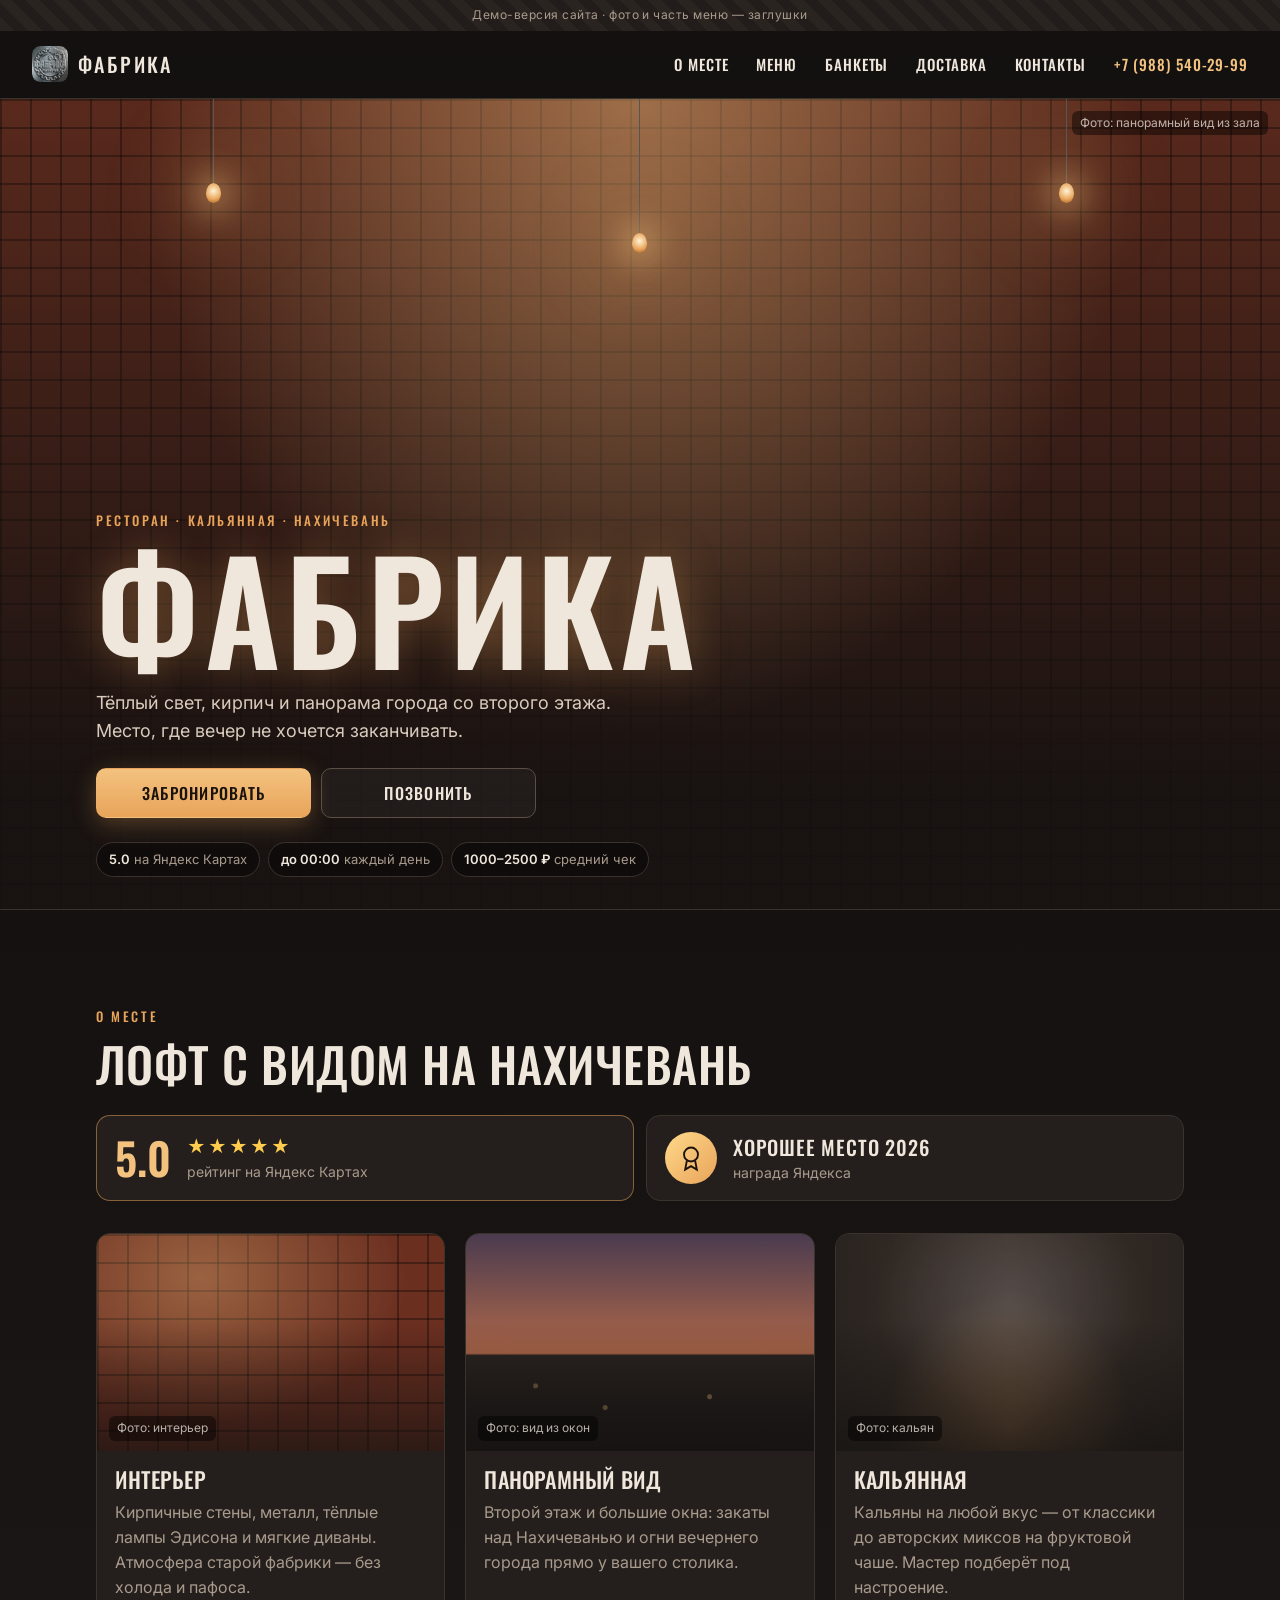
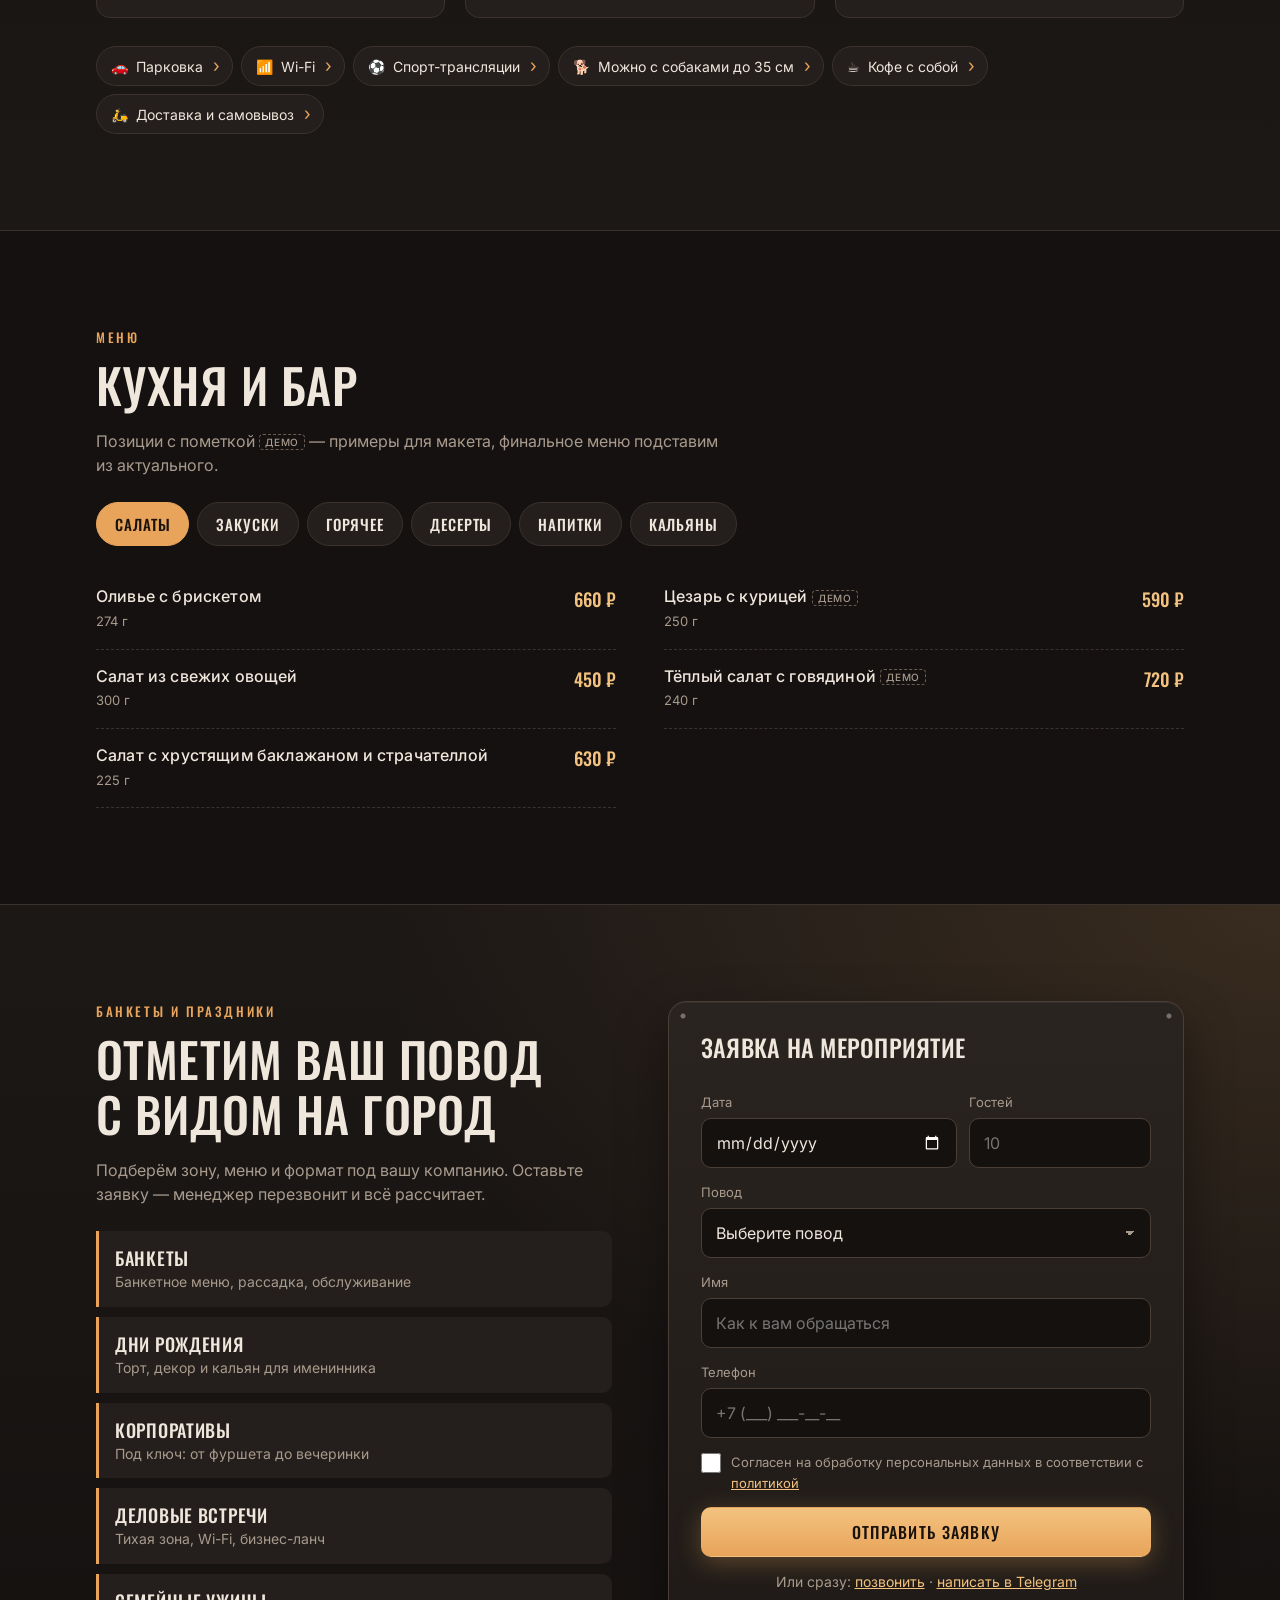
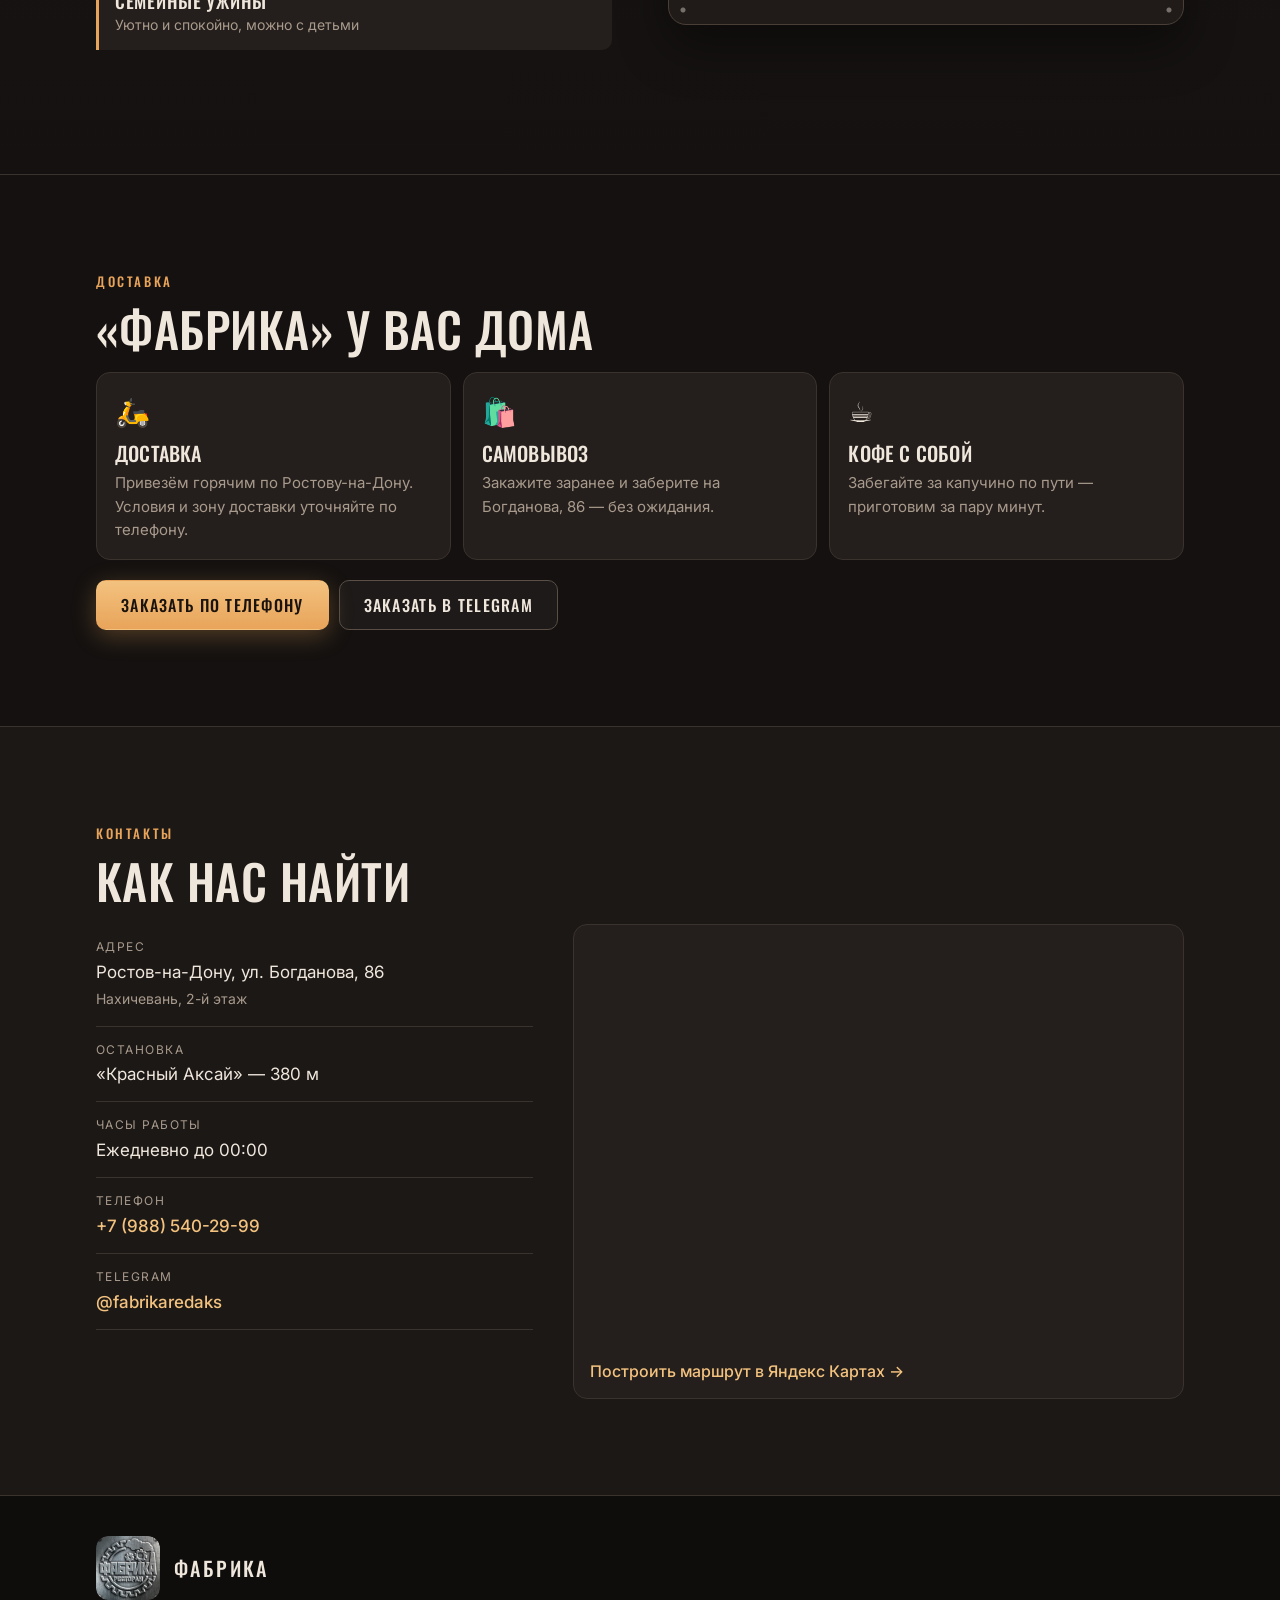
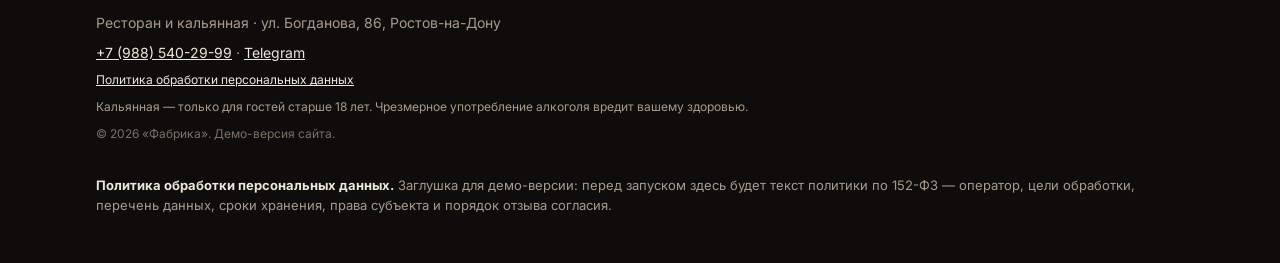
<file: index.html>
<!doctype html>
<html lang="ru">
<head>
  <meta charset="utf-8">
  <meta name="viewport" content="width=device-width, initial-scale=1, viewport-fit=cover">
  <title>Фабрика — ресторан и кальянная в Ростове-на-Дону</title>
  <meta name="description" content="Ресторан и кальянная «Фабрика» в Нахичевани: панорамный вид со 2-го этажа, банкеты, доставка. ул. Богданова, 86. Работаем до 00:00.">
  <meta name="theme-color" content="#141110">
  <link rel="icon" href="[data-uri]" type="image/png">
  
  <link rel="preconnect" href="https://fonts.googleapis.com">
  <link rel="preconnect" href="https://fonts.gstatic.com" crossorigin>
  <link href="https://fonts.googleapis.com/css2?family=Oswald:wght@400;500;600&family=Inter:wght@400;500;600&display=swap" rel="stylesheet">
  <style>
/* ===== Фабрика — лофт-тема ===== */
:root {
  --bg: #141110;
  --bg-2: #1c1816;
  --bg-3: #241f1c;
  --line: #3a322d;
  --text: #efe6dc;
  --muted: #a89a8c;
  --amber: #e8a45a;
  --amber-2: #f3c27f;
  --brick: #8a3e2a;
  --brick-2: #6b2f20;
  --steel: #5c6166;
  --ok: #7bc47f;
  --radius: 14px;
  --gutter: 16px;
  --font-head: "Oswald", "Arial Narrow", sans-serif;
  --font-body: "Inter", system-ui, -apple-system, "Segoe UI", Roboto, sans-serif;
}

*, *::before, *::after { box-sizing: border-box; }
[hidden] { display: none !important; }
html { scroll-behavior: smooth; -webkit-text-size-adjust: 100%; }
body {
  margin: 0;
  background: var(--bg);
  color: var(--text);
  font: 16px/1.55 var(--font-body);
  overflow-x: hidden;
  padding-bottom: calc(76px + env(safe-area-inset-bottom));
}
img { max-width: 100%; display: block; }
a { color: var(--amber-2); }
h1, h2, h3 { font-family: var(--font-head); font-weight: 500; line-height: 1.15; margin: 0; letter-spacing: .01em; }
section[id] { scroll-margin-top: 64px; }

.container { max-width: 1120px; margin: 0 auto; padding: 0 var(--gutter); }

/* ===== Demo ribbon ===== */
.demo-ribbon {
  background: repeating-linear-gradient(45deg, #2a2420 0 10px, #221d1a 10px 20px);
  color: var(--muted);
  font-size: 12px;
  text-align: center;
  padding: 6px var(--gutter);
  letter-spacing: .04em;
}

/* ===== Header ===== */
.header {
  position: sticky; top: 0; z-index: 50;
  display: flex; align-items: center; justify-content: space-between;
  height: 60px; padding: 0 var(--gutter);
  background: rgba(20, 17, 16, .88);
  backdrop-filter: blur(10px); -webkit-backdrop-filter: blur(10px);
  border-bottom: 1px solid var(--line);
}
.logo { display: flex; align-items: center; gap: 10px; text-decoration: none; color: var(--text); }
.logo-mark {
  width: 34px; height: 34px; display: grid; place-items: center;
  font: 600 18px var(--font-head);
  color: var(--bg);
  background: linear-gradient(135deg, var(--amber-2), var(--amber));
  border-radius: 6px;
  box-shadow: 0 0 18px rgba(232, 164, 90, .35);
}
.logo-mark.has-img { width: auto; height: 36px; background: none; box-shadow: none; border-radius: 8px; overflow: hidden; }
.logo-mark.has-img .logo-letter { display: none; }
.logo-img { display: block; height: 36px; width: auto; max-width: 140px; object-fit: contain; border-radius: 8px; }
/* Логотип на светлом фоне — мягкая скруглённая плашка вместо белого квадрата */
.logo-mark.is-light { background: #f3ebe0; padding: 4px 8px; box-shadow: 0 0 0 1px rgba(255,255,255,.08), 0 0 18px rgba(232,164,90,.25); }
.logo-mark.is-light .logo-img { height: 28px; border-radius: 4px; }
.logo-text { font: 500 20px var(--font-head); text-transform: uppercase; letter-spacing: .12em; }

.burger { width: 44px; height: 44px; background: none; border: 0; padding: 10px; cursor: pointer; display: flex; flex-direction: column; justify-content: space-between; }
.burger span { height: 2px; background: var(--text); border-radius: 2px; transition: transform .25s, opacity .25s; }
.burger[aria-expanded="true"] span:nth-child(1) { transform: translateY(10px) rotate(45deg); }
.burger[aria-expanded="true"] span:nth-child(2) { opacity: 0; }
.burger[aria-expanded="true"] span:nth-child(3) { transform: translateY(-10px) rotate(-45deg); }

.nav {
  position: fixed; inset: 60px 0 auto 0;
  display: flex; flex-direction: column;
  background: var(--bg-2);
  border-bottom: 1px solid var(--line);
  padding: 8px var(--gutter) 20px;
  transform: translateY(-120%);
  visibility: hidden;
  transition: transform .3s ease, visibility 0s linear .3s;
  z-index: -1;
}
.nav.is-open { transform: translateY(0); visibility: visible; transition: transform .3s ease; }
.nav a {
  color: var(--text); text-decoration: none;
  font: 500 20px var(--font-head); text-transform: uppercase; letter-spacing: .06em;
  padding: 14px 0; border-bottom: 1px solid var(--line);
}
.nav a.nav-phone { color: var(--amber-2); border-bottom: 0; }

/* ===== Buttons ===== */
.btn {
  display: inline-flex; align-items: center; justify-content: center;
  min-height: 50px; padding: 0 24px;
  border-radius: 10px; border: 1px solid transparent;
  font: 500 16px var(--font-head); text-transform: uppercase; letter-spacing: .08em;
  text-decoration: none; cursor: pointer;
  transition: transform .15s, box-shadow .2s, background .2s;
}
.btn:active { transform: scale(.98); }
.btn-primary {
  color: #1a120c;
  background: linear-gradient(180deg, var(--amber-2), var(--amber));
  box-shadow: 0 6px 24px rgba(232, 164, 90, .3);
}
.btn-primary:hover { box-shadow: 0 8px 30px rgba(232, 164, 90, .45); }
.btn-ghost { color: var(--text); background: rgba(255,255,255,.04); border-color: #5a4e45; }
.btn-ghost:hover { border-color: var(--amber); }
.btn-block { width: 100%; }

/* ===== Placeholders (кирпич + тёплый свет) ===== */
.ph {
  position: relative; overflow: hidden;
  background-color: var(--brick-2);
  background-image:
    radial-gradient(ellipse at 30% 20%, rgba(243, 194, 127, .35), transparent 60%),
    linear-gradient(rgba(0,0,0,.35) 2px, transparent 2px),
    linear-gradient(90deg, rgba(0,0,0,.35) 2px, transparent 2px),
    linear-gradient(90deg, rgba(0,0,0,.35) 2px, transparent 2px);
  background-size: 100% 100%, 60px 28px, 60px 56px, 60px 56px;
  background-position: 0 0, 0 0, 0 0, 30px 28px;
}
.ph::after { content: ""; position: absolute; inset: 0; background: linear-gradient(180deg, transparent 40%, rgba(20,17,16,.7)); }
.ph-label {
  position: absolute; left: 12px; bottom: 10px; z-index: 1;
  font-size: 12px; color: rgba(239,230,220,.75);
  background: rgba(0,0,0,.45); padding: 3px 8px; border-radius: 6px;
}
.ph-view { background-color: #3b3530; background-image:
    radial-gradient(circle at 70% 75%, rgba(243,194,127,.5) 0 2px, transparent 3px),
    radial-gradient(circle at 40% 80%, rgba(243,194,127,.5) 0 2px, transparent 3px),
    radial-gradient(circle at 20% 70%, rgba(243,194,127,.4) 0 2px, transparent 3px),
    linear-gradient(180deg, #4a3b4f 0%, #b0684a 55%, #2a2320 56%, #1c1816 100%);
  background-size: auto; background-position: 0 0;
}
.ph-hookah { background-color: #2d2622; background-image:
    radial-gradient(ellipse at 50% 30%, rgba(200,200,210,.18), transparent 55%),
    radial-gradient(ellipse at 50% 90%, rgba(232,164,90,.3), transparent 50%),
    linear-gradient(90deg, #2a2420, #3a302a, #2a2420);
  background-size: auto; background-position: 0 0;
}

/* ===== Hero ===== */
.hero { position: relative; min-height: calc(100svh - 90px); display: flex; align-items: flex-end; overflow: hidden; }
.hero-bg { position: absolute; inset: 0; }
.hero-bg.ph-hero {
  background-image:
    radial-gradient(ellipse at 50% 0%, rgba(243, 194, 127, .45), transparent 55%),
    linear-gradient(180deg, rgba(20,17,16,.2), rgba(20,17,16,.95) 85%),
    linear-gradient(rgba(0,0,0,.35) 2px, transparent 2px),
    linear-gradient(90deg, rgba(0,0,0,.35) 2px, transparent 2px),
    linear-gradient(90deg, rgba(0,0,0,.35) 2px, transparent 2px);
  background-size: 100% 100%, 100% 100%, 60px 28px, 60px 56px, 60px 56px;
  background-position: 0 0, 0 0, 0 0, 0 0, 30px 28px;
}
.hero-bg .ph-label { top: 12px; bottom: auto; left: auto; right: 12px; }
.hero-bg::after { display: none; }

.hero-lamps { position: absolute; top: 0; left: 0; right: 0; display: flex; justify-content: space-around; pointer-events: none; }
.hero-lamps i { position: relative; width: 1px; height: 90px; background: #555; }
.hero-lamps i:nth-child(2) { height: 140px; }
.hero-lamps i::after {
  content: ""; position: absolute; bottom: -14px; left: -7px;
  width: 15px; height: 20px; border-radius: 50% 50% 45% 45%;
  background: radial-gradient(circle at 50% 40%, #fff3d6, var(--amber) 60%, #9b5a20);
  box-shadow: 0 0 30px 10px rgba(243, 194, 127, .45), 0 0 80px 30px rgba(232, 164, 90, .18);
  animation: flicker 5s infinite;
}
.hero-lamps i:nth-child(2)::after { animation-delay: 1.7s; }
.hero-lamps i:nth-child(3)::after { animation-delay: 3.1s; }
@keyframes flicker { 0%, 100% { opacity: 1; } 47% { opacity: 1; } 48% { opacity: .75; } 50% { opacity: 1; } }

.hero-content { position: relative; z-index: 1; padding: 120px var(--gutter) 32px; width: 100%; max-width: 1120px; margin: 0 auto; }
.eyebrow { margin: 0 0 10px; color: var(--amber); font: 500 13px var(--font-head); text-transform: uppercase; letter-spacing: .2em; }
.hero-title {
  font-size: clamp(64px, 20vw, 140px); font-weight: 600;
  text-transform: uppercase; letter-spacing: .04em; line-height: .95;
  color: var(--text);
  text-shadow: 0 0 40px rgba(232, 164, 90, .35);
}
.hero-slogan { font-size: 18px; color: #d9cbbd; margin: 16px 0 24px; max-width: 520px; }
.hero-actions { display: grid; grid-template-columns: 1fr 1fr; gap: 10px; max-width: 440px; }
.hero-facts { list-style: none; padding: 0; margin: 24px 0 0; display: flex; flex-wrap: wrap; gap: 8px; }
.hero-facts li { font-size: 13px; color: var(--muted); background: rgba(0,0,0,.35); border: 1px solid var(--line); border-radius: 999px; padding: 6px 12px; }
.hero-facts b { color: var(--text); font-weight: 600; }

/* ===== Sections ===== */
.section { padding: 64px 0; border-top: 1px solid var(--line); }
.section-title { font-size: clamp(30px, 8vw, 48px); text-transform: uppercase; margin-bottom: 16px; }
.section-lead { color: var(--muted); margin: 0 0 24px; max-width: 640px; }

/* About */
.about { background: linear-gradient(180deg, var(--bg), var(--bg-2)); }
.badges { display: grid; gap: 12px; margin: 24px 0 32px; }
.badge {
  display: flex; align-items: center; gap: 16px;
  padding: 16px 18px; border-radius: var(--radius);
  background: var(--bg-3); border: 1px solid var(--line);
}
.badge-rating { border-color: rgba(232,164,90,.5); }
.badge-num { font: 600 44px/1 var(--font-head); color: var(--amber-2); }
.stars { color: #ffcc4d; letter-spacing: 2px; font-size: 18px; }
.badge-cap { color: var(--muted); font-size: 14px; }
.badge-icon { width: 52px; height: 52px; border-radius: 50%; display: grid; place-items: center; color: #1a120c; background: linear-gradient(135deg, #ffd88a, #e8a45a); flex: none; }
.badge-title { font: 500 20px var(--font-head); text-transform: uppercase; letter-spacing: .04em; }

.features { display: grid; gap: 20px; }
.feature { background: var(--bg-3); border: 1px solid var(--line); border-radius: var(--radius); overflow: hidden; }
.feature .ph { aspect-ratio: 16 / 10; }
.feature h3 { font-size: 22px; text-transform: uppercase; padding: 16px 18px 0; }
.feature p { color: var(--muted); margin: 8px 0 0; padding: 0 18px 18px; }

.amenities { list-style: none; padding: 0; margin: 28px 0 0; display: flex; flex-wrap: wrap; gap: 8px; }
.amenity {
  display: flex; align-items: center; gap: 8px; min-height: 40px; padding: 8px 12px 8px 14px;
  border-radius: 999px; background: var(--bg-3); border: 1px solid var(--line);
  color: var(--text); font: 14px var(--font-body); cursor: pointer; text-align: left;
  -webkit-tap-highlight-color: transparent;
  transition: border-color .2s, background .2s, transform .12s, box-shadow .2s;
}
.amenity-arrow { color: var(--amber); font-size: 18px; line-height: 1; margin-left: 2px; transition: transform .2s; }
.amenity:hover { border-color: rgba(232,164,90,.6); background: #2c2521; box-shadow: 0 0 16px rgba(232,164,90,.12); }
.amenity:hover .amenity-arrow { transform: translateX(2px); }
.amenity:active { transform: scale(.96); background: #332a24; }
.amenity:focus-visible { outline: 2px solid var(--amber-2); outline-offset: 2px; }

/* ===== Карточка удобства: bottom sheet на мобильном, модалка на десктопе ===== */
body.sheet-open { overflow: hidden; }
.sheet-backdrop {
  position: fixed; inset: 0; z-index: 100;
  display: flex; align-items: flex-end; justify-content: center;
  background: rgba(8, 6, 5, 0); transition: background .25s ease;
}
.sheet-backdrop.is-open { background: rgba(8, 6, 5, .65); }
.sheet {
  position: relative; width: 100%; max-width: 520px;
  padding: 14px 20px calc(24px + env(safe-area-inset-bottom));
  background: linear-gradient(180deg, #2a2420, #1f1a17);
  border: 1px solid #4a3f37; border-bottom: 0;
  border-radius: 20px 20px 0 0;
  box-shadow: 0 -20px 50px rgba(0,0,0,.5);
  text-align: center; outline: none;
  transform: translateY(100%); transition: transform .3s cubic-bezier(.2,.8,.2,1);
}
.sheet-backdrop.is-open .sheet { transform: none; }
.sheet-grip { display: block; width: 40px; height: 4px; margin: 0 auto 14px; border-radius: 4px; background: #5a4e45; }
.sheet-close {
  position: absolute; top: 10px; right: 10px; width: 40px; height: 40px;
  border: 0; border-radius: 50%; background: rgba(255,255,255,.06); color: var(--muted);
  font-size: 16px; cursor: pointer;
}
.sheet-close:hover { color: var(--text); background: rgba(255,255,255,.12); }
.sheet-icon {
  width: 64px; height: 64px; margin: 6px auto 14px; display: grid; place-items: center;
  font-size: 30px; border-radius: 50%;
  background: radial-gradient(circle at 50% 35%, rgba(243,194,127,.28), rgba(232,164,90,.08));
  border: 1px solid rgba(232,164,90,.4);
  box-shadow: 0 0 30px rgba(232,164,90,.18);
}
.sheet-title { font-size: 24px; text-transform: uppercase; letter-spacing: .03em; }
.sheet-text { color: #d9cbbd; margin: 10px 0 20px; }
.sheet-text:last-child { margin-bottom: 4px; }

/* Menu */
.demo-tag {
  display: inline-block; vertical-align: middle;
  font: 500 10px var(--font-body); text-transform: uppercase; letter-spacing: .08em;
  color: var(--muted); border: 1px dashed #6a5c50; border-radius: 4px; padding: 1px 5px;
}
.tabs {
  display: flex; gap: 8px; overflow-x: auto; scrollbar-width: none;
  margin: 0 calc(-1 * var(--gutter)) 20px; padding: 0 var(--gutter) 4px;
  scroll-snap-type: x proximity;
}
.tabs::-webkit-scrollbar { display: none; }
.tab {
  flex: none; scroll-snap-align: start;
  min-height: 44px; padding: 0 18px; border-radius: 999px;
  background: var(--bg-3); color: var(--text); border: 1px solid var(--line);
  font: 500 15px var(--font-head); text-transform: uppercase; letter-spacing: .06em; cursor: pointer;
}
.tab.is-active { background: var(--amber); color: #1a120c; border-color: var(--amber); }
.tab:focus-visible { outline: 2px solid var(--amber-2); outline-offset: 2px; }
.tab-panel { animation: fade .25s ease; }
@keyframes fade { from { opacity: 0; transform: translateY(6px); } to { opacity: 1; transform: none; } }
.dishes { list-style: none; margin: 0; padding: 0; }
.dish { display: flex; justify-content: space-between; align-items: flex-start; gap: 16px; padding: 16px 0; border-bottom: 1px dashed var(--line); }
.dish h3 { font: 500 16px/1.35 var(--font-body); }
.dish-w { color: var(--muted); font-size: 13px; }
.dish-p { font: 500 18px var(--font-head); color: var(--amber-2); white-space: nowrap; }

/* Events */
.events {
  background:
    radial-gradient(ellipse at 100% 0%, rgba(232,164,90,.14), transparent 50%),
    linear-gradient(180deg, var(--bg-2), var(--bg));
}
.occasions { list-style: none; padding: 0; margin: 0 0 28px; display: grid; gap: 10px; }
.occasions li {
  display: flex; flex-direction: column; padding: 14px 16px;
  border-left: 3px solid var(--amber); background: var(--bg-3); border-radius: 0 10px 10px 0;
}
.occasions b { font: 500 18px var(--font-head); text-transform: uppercase; letter-spacing: .04em; }
.occasions span { color: var(--muted); font-size: 14px; }

.form-card {
  position: relative;
  background: linear-gradient(180deg, #2a2420, #201b18);
  border: 1px solid #4a3f37; border-radius: 18px;
  padding: 22px 18px;
  box-shadow: 0 20px 50px rgba(0,0,0,.4), inset 0 1px 0 rgba(255,255,255,.05);
}
.form-card::before { /* металлические заклёпки */
  content: ""; position: absolute; inset: 10px; pointer-events: none;
  background:
    radial-gradient(circle, #77706a 0 2px, transparent 3px) 0 0 / 8px 8px no-repeat,
    radial-gradient(circle, #77706a 0 2px, transparent 3px) 100% 0 / 8px 8px no-repeat,
    radial-gradient(circle, #77706a 0 2px, transparent 3px) 0 100% / 8px 8px no-repeat,
    radial-gradient(circle, #77706a 0 2px, transparent 3px) 100% 100% / 8px 8px no-repeat;
}
.form-title { font-size: 24px; text-transform: uppercase; margin-bottom: 16px; }
.form { display: grid; gap: 14px; }
.field-row { display: grid; grid-template-columns: 1.4fr 1fr; gap: 12px; }
.field { display: grid; gap: 6px; }
.field > span { font-size: 13px; color: var(--muted); }
.field input, .field select {
  width: 100%; min-height: 50px; padding: 0 14px;
  background: #15110f; color: var(--text);
  border: 1px solid #4a3f37; border-radius: 10px;
  font: 16px var(--font-body); /* 16px — чтобы iOS не зумил */
  -webkit-appearance: none; appearance: none;
  color-scheme: dark;
}
.field select {
  background-image: linear-gradient(45deg, transparent 50%, var(--muted) 50%), linear-gradient(135deg, var(--muted) 50%, transparent 50%);
  background-position: calc(100% - 20px) 50%, calc(100% - 15px) 50%;
  background-size: 5px 5px; background-repeat: no-repeat; padding-right: 36px;
}
.field input:focus, .field select:focus { outline: none; border-color: var(--amber); box-shadow: 0 0 0 3px rgba(232,164,90,.2); }
.field .is-invalid, .field input.is-invalid, .field select.is-invalid { border-color: #d0614b; }
.check { display: flex; gap: 10px; align-items: flex-start; font-size: 13px; color: var(--muted); cursor: pointer; }
.check input { width: 20px; height: 20px; margin: 1px 0 0; accent-color: var(--amber); flex: none; }
.check.is-invalid span { color: #e98a75; }
.form-error { margin: 0; color: #e98a75; font-size: 14px; }
.form-note { margin: 0; text-align: center; font-size: 14px; color: var(--muted); }

.form-success { text-align: center; padding: 24px 8px; animation: fade .3s ease; }
.success-icon { width: 64px; height: 64px; margin: 0 auto 16px; border-radius: 50%; display: grid; place-items: center; font-size: 30px; color: #1a120c; background: var(--ok); box-shadow: 0 0 30px rgba(123,196,127,.4); }
.form-success h3 { font-size: 26px; text-transform: uppercase; }
.form-success p { color: var(--muted); margin: 10px 0 20px; }

/* Delivery */
.delivery-grid { display: grid; gap: 12px; margin-top: 8px; }
.dcard { padding: 18px; border-radius: var(--radius); background: var(--bg-3); border: 1px solid var(--line); }
.dcard-icon { font-size: 28px; }
.dcard h3 { font-size: 20px; text-transform: uppercase; margin: 8px 0 6px; }
.dcard p { margin: 0; color: var(--muted); font-size: 15px; }
.delivery-actions { display: grid; gap: 10px; margin-top: 20px; }

/* Contacts */
.contacts { background: var(--bg-2); }
.contacts-grid { display: grid; gap: 24px; }
.contact-list { list-style: none; margin: 0; padding: 0; }
.contact-list li { display: grid; gap: 2px; padding: 14px 0; border-bottom: 1px solid var(--line); }
.c-label { font-size: 12px; text-transform: uppercase; letter-spacing: .12em; color: var(--muted); }
.c-val { font-size: 17px; }
.c-val small { color: var(--muted); font-size: 14px; }
.c-link { color: var(--amber-2); text-decoration: none; font-weight: 500; }
.map-wrap { border-radius: var(--radius); overflow: hidden; border: 1px solid var(--line); background: var(--bg-3); }
.map-wrap iframe { display: block; width: 100%; height: 340px; border: 0; filter: grayscale(.3) contrast(1.05); }
.map-link { display: block; padding: 14px 16px; text-decoration: none; font-weight: 500; }

/* Footer */
.footer { padding: 40px 0 24px; border-top: 1px solid var(--line); background: #0f0d0c; font-size: 14px; color: var(--muted); }
.footer p { margin: 8px 0; }
.footer a { color: var(--text); }
.logo-footer { margin-bottom: 12px; }
.footer-legal { font-size: 12px; }
.footer-copy { font-size: 12px; opacity: .7; }

/* Mobile action bar */
.mobile-bar {
  position: fixed; left: 0; right: 0; bottom: 0; z-index: 40;
  display: grid; grid-template-columns: 1fr 1.4fr; gap: 8px;
  padding: 10px var(--gutter) calc(10px + env(safe-area-inset-bottom));
  background: rgba(20,17,16,.94);
  backdrop-filter: blur(10px); -webkit-backdrop-filter: blur(10px);
  border-top: 1px solid var(--line);
  transform: translateY(110%); transition: transform .3s ease;
}
.mobile-bar.is-visible { transform: none; }
.mobile-bar .btn { min-height: 48px; }

/* ===== Tablet / desktop ===== */
@media (min-width: 720px) {
  .badges { grid-template-columns: 1fr 1fr; }
  .features { grid-template-columns: repeat(3, 1fr); }
  .occasions { grid-template-columns: repeat(auto-fit, minmax(190px, 1fr)); }
  .delivery-grid { grid-template-columns: repeat(3, 1fr); }
  .delivery-actions { grid-template-columns: auto auto; justify-content: start; }
  .dishes { columns: 2; column-gap: 48px; }
  .dish { break-inside: avoid; }
  .sheet-backdrop { align-items: center; padding: 24px; }
  .sheet {
    max-width: 420px; padding: 28px 28px 28px; border-bottom: 1px solid #4a3f37; border-radius: 18px;
    box-shadow: 0 30px 80px rgba(0,0,0,.6);
    transform: translateY(12px) scale(.97); opacity: 0; transition: transform .25s ease, opacity .25s ease;
  }
  .sheet-backdrop.is-open .sheet { opacity: 1; }
  .sheet-grip { display: none; }
  .form-card { padding: 32px; max-width: 620px; }
}

@media (min-width: 960px) {
  body { padding-bottom: 0; }
  .mobile-bar { display: none; }
  .burger { display: none; }
  .header { padding: 0 32px; height: 68px; }
  .nav {
    position: static; transform: none; flex-direction: row; align-items: center; gap: 28px;
    background: none; border: 0; padding: 0; z-index: auto; visibility: visible;
  }
  .nav a { font-size: 15px; padding: 0; border: 0; }
  .nav a:hover { color: var(--amber-2); }
  section[id] { scroll-margin-top: 72px; }
  .section { padding: 96px 0; }
  .events .container { display: grid; grid-template-columns: 1fr 1fr; gap: 0 56px; align-items: start; }
  .events .eyebrow, .events .section-title, .events .section-lead, .events .occasions { grid-column: 1; }
  .events .occasions { grid-template-columns: 1fr; }
  .events .form-card { grid-column: 2; grid-row: 1 / span 4; position: sticky; top: 96px; }
  .contacts-grid { grid-template-columns: 1fr 1.4fr; gap: 40px; }
  .map-wrap iframe { height: 420px; }
}

@media (prefers-reduced-motion: reduce) {
  html { scroll-behavior: auto; }
  *, *::before, *::after { animation: none !important; transition: none !important; }
}

/* Логотип в футере — крупнее, чтобы читалась надпись */
.logo-footer .logo-mark.has-img, .logo-footer .logo-img { height: 64px; border-radius: 12px; }
.logo-footer { gap: 14px; }

</style>
</head>
<body>

<div class="demo-ribbon">Демо-версия сайта · фото и часть меню — заглушки</div>

<header class="header" id="top">
  <a href="#top" class="logo" aria-label="Фабрика — на главную">
    <span class="logo-mark" aria-hidden="true"><img class="logo-img" alt="" width="36" height="36" hidden><span class="logo-letter">Ф</span></span>
    <span class="logo-text">Фабрика</span>
  </a>
  <nav class="nav" id="nav" aria-label="Основное меню">
    <a href="#about">О месте</a>
    <a href="#menu">Меню</a>
    <a href="#events">Банкеты</a>
    <a href="#delivery">Доставка</a>
    <a href="#contacts">Контакты</a>
    <a href="tel:+79885402999" class="nav-phone">+7 (988) 540-29-99</a>
  </nav>
  <button class="burger" id="burger" aria-label="Открыть меню" aria-expanded="false" aria-controls="nav">
    <span></span><span></span><span></span>
  </button>
</header>

<main>

  <!-- 1. HERO -->
  <section class="hero">
    <div class="hero-bg ph ph-hero" aria-hidden="true"><span class="ph-label">Фото: панорамный вид из зала</span></div>
    <div class="hero-lamps" aria-hidden="true"><i></i><i></i><i></i></div>
    <div class="hero-content">
      <p class="eyebrow">Ресторан · Кальянная · Нахичевань</p>
      <h1 class="hero-title">Фабрика</h1>
      <p class="hero-slogan">Тёплый свет, кирпич и панорама города со&nbsp;второго этажа. Место, где вечер не хочется заканчивать.</p>
      <div class="hero-actions">
        <a href="#events" class="btn btn-primary">Забронировать</a>
        <a href="tel:+79885402999" class="btn btn-ghost">Позвонить</a>
      </div>
      <ul class="hero-facts">
        <li><b>5.0</b> на Яндекс Картах</li>
        <li><b>до 00:00</b> каждый день</li>
        <li><b>1000–2500 ₽</b> средний чек</li>
      </ul>
    </div>
  </section>

  <!-- 2. ABOUT -->
  <section class="section about" id="about">
    <div class="container">
      <p class="eyebrow">О месте</p>
      <h2 class="section-title">Лофт с видом на&nbsp;Нахичевань</h2>

      <div class="badges">
        <div class="badge badge-rating">
          <div class="badge-num">5.0</div>
          <div>
            <div class="stars" aria-label="5 звёзд">★★★★★</div>
            <div class="badge-cap">рейтинг на Яндекс Картах</div>
          </div>
        </div>
        <div class="badge badge-award">
          <div class="badge-icon" aria-hidden="true">
            <svg viewBox="0 0 24 24" width="28" height="28" fill="none" stroke="currentColor" stroke-width="1.6"><circle cx="12" cy="9" r="6"/><path d="M8.5 14 7 22l5-3 5 3-1.5-8"/></svg>
          </div>
          <div>
            <div class="badge-title">Хорошее место 2026</div>
            <div class="badge-cap">награда Яндекса</div>
          </div>
        </div>
      </div>

      <div class="features">
        <article class="feature">
          <div class="ph ph-interior"><span class="ph-label">Фото: интерьер</span></div>
          <h3>Интерьер</h3>
          <p>Кирпичные стены, металл, тёплые лампы Эдисона и мягкие диваны. Атмосфера старой фабрики — без холода и пафоса.</p>
        </article>
        <article class="feature">
          <div class="ph ph-view"><span class="ph-label">Фото: вид из окон</span></div>
          <h3>Панорамный вид</h3>
          <p>Второй этаж и большие окна: закаты над Нахичеванью и огни вечернего города прямо у вашего столика.</p>
        </article>
        <article class="feature">
          <div class="ph ph-hookah"><span class="ph-label">Фото: кальян</span></div>
          <h3>Кальянная</h3>
          <p>Кальяны на любой вкус — от классики до авторских миксов на фруктовой чаше. Мастер подберёт под настроение.</p>
        </article>
      </div>

      <ul class="amenities" aria-label="Удобства — нажмите, чтобы узнать подробнее">
        <li><button type="button" class="amenity" data-amenity="parking"><span aria-hidden="true">🚗</span>Парковка<span class="amenity-arrow" aria-hidden="true">›</span></button></li>
        <li><button type="button" class="amenity" data-amenity="wifi"><span aria-hidden="true">📶</span>Wi-Fi<span class="amenity-arrow" aria-hidden="true">›</span></button></li>
        <li><button type="button" class="amenity" data-amenity="sport"><span aria-hidden="true">⚽</span>Спорт-трансляции<span class="amenity-arrow" aria-hidden="true">›</span></button></li>
        <li><button type="button" class="amenity" data-amenity="dogs"><span aria-hidden="true">🐕</span>Можно с собаками до 35 см<span class="amenity-arrow" aria-hidden="true">›</span></button></li>
        <li><button type="button" class="amenity" data-amenity="coffee"><span aria-hidden="true">☕</span>Кофе с собой<span class="amenity-arrow" aria-hidden="true">›</span></button></li>
        <li><button type="button" class="amenity" data-amenity="delivery"><span aria-hidden="true">🛵</span>Доставка и самовывоз<span class="amenity-arrow" aria-hidden="true">›</span></button></li>
      </ul>
    </div>
  </section>

  <!-- 3. MENU -->
  <section class="section menu" id="menu">
    <div class="container">
      <p class="eyebrow">Меню</p>
      <h2 class="section-title">Кухня и бар</h2>
      <p class="section-lead">Позиции с пометкой <span class="demo-tag">демо</span> — примеры для макета, финальное меню подставим из актуального.</p>

      <div class="tabs" role="tablist" aria-label="Категории меню">
        <button class="tab is-active" role="tab" aria-selected="true" aria-controls="tab-salads" id="t-salads">Салаты</button>
        <button class="tab" role="tab" aria-selected="false" aria-controls="tab-starters" id="t-starters" tabindex="-1">Закуски</button>
        <button class="tab" role="tab" aria-selected="false" aria-controls="tab-hot" id="t-hot" tabindex="-1">Горячее</button>
        <button class="tab" role="tab" aria-selected="false" aria-controls="tab-desserts" id="t-desserts" tabindex="-1">Десерты</button>
        <button class="tab" role="tab" aria-selected="false" aria-controls="tab-drinks" id="t-drinks" tabindex="-1">Напитки</button>
        <button class="tab" role="tab" aria-selected="false" aria-controls="tab-hookah" id="t-hookah" tabindex="-1">Кальяны</button>
      </div>

      <div class="tab-panel is-active" role="tabpanel" id="tab-salads" aria-labelledby="t-salads">
        <ul class="dishes">
          <li class="dish"><div class="dish-main"><h3>Оливье с брискетом</h3><span class="dish-w">274 г</span></div><span class="dish-p">660 ₽</span></li>
          <li class="dish"><div class="dish-main"><h3>Салат из свежих овощей</h3><span class="dish-w">300 г</span></div><span class="dish-p">450 ₽</span></li>
          <li class="dish"><div class="dish-main"><h3>Салат с хрустящим баклажаном и страчателлой</h3><span class="dish-w">225 г</span></div><span class="dish-p">630 ₽</span></li>
          <li class="dish"><div class="dish-main"><h3>Цезарь с курицей <span class="demo-tag">демо</span></h3><span class="dish-w">250 г</span></div><span class="dish-p">590 ₽</span></li>
          <li class="dish"><div class="dish-main"><h3>Тёплый салат с говядиной <span class="demo-tag">демо</span></h3><span class="dish-w">240 г</span></div><span class="dish-p">720 ₽</span></li>
        </ul>
      </div>

      <div class="tab-panel" role="tabpanel" id="tab-starters" aria-labelledby="t-starters" hidden>
        <ul class="dishes">
          <li class="dish"><div class="dish-main"><h3>Брускетты с ростбифом <span class="demo-tag">демо</span></h3><span class="dish-w">180 г</span></div><span class="dish-p">520 ₽</span></li>
          <li class="dish"><div class="dish-main"><h3>Сырная тарелка <span class="demo-tag">демо</span></h3><span class="dish-w">250 г</span></div><span class="dish-p">890 ₽</span></li>
          <li class="dish"><div class="dish-main"><h3>Крылья BBQ <span class="demo-tag">демо</span></h3><span class="dish-w">350 г</span></div><span class="dish-p">560 ₽</span></li>
          <li class="dish"><div class="dish-main"><h3>Пивная тарелка для компании <span class="demo-tag">демо</span></h3><span class="dish-w">600 г</span></div><span class="dish-p">990 ₽</span></li>
        </ul>
      </div>

      <div class="tab-panel" role="tabpanel" id="tab-hot" aria-labelledby="t-hot" hidden>
        <ul class="dishes">
          <li class="dish"><div class="dish-main"><h3>Брискет с картофельным пюре <span class="demo-tag">демо</span></h3><span class="dish-w">320 г</span></div><span class="dish-p">980 ₽</span></li>
          <li class="dish"><div class="dish-main"><h3>Стейк рибай <span class="demo-tag">демо</span></h3><span class="dish-w">300 г</span></div><span class="dish-p">2 400 ₽</span></li>
          <li class="dish"><div class="dish-main"><h3>Паста карбонара <span class="demo-tag">демо</span></h3><span class="dish-w">280 г</span></div><span class="dish-p">620 ₽</span></li>
          <li class="dish"><div class="dish-main"><h3>Судак с овощами гриль <span class="demo-tag">демо</span></h3><span class="dish-w">290 г</span></div><span class="dish-p">890 ₽</span></li>
          <li class="dish"><div class="dish-main"><h3>Бургер «Фабрика» <span class="demo-tag">демо</span></h3><span class="dish-w">380 г</span></div><span class="dish-p">690 ₽</span></li>
        </ul>
      </div>

      <div class="tab-panel" role="tabpanel" id="tab-desserts" aria-labelledby="t-desserts" hidden>
        <ul class="dishes">
          <li class="dish"><div class="dish-main"><h3>Чизкейк Нью-Йорк <span class="demo-tag">демо</span></h3><span class="dish-w">140 г</span></div><span class="dish-p">390 ₽</span></li>
          <li class="dish"><div class="dish-main"><h3>Шоколадный фондан с мороженым <span class="demo-tag">демо</span></h3><span class="dish-w">160 г</span></div><span class="dish-p">450 ₽</span></li>
          <li class="dish"><div class="dish-main"><h3>Медовик <span class="demo-tag">демо</span></h3><span class="dish-w">150 г</span></div><span class="dish-p">360 ₽</span></li>
        </ul>
      </div>

      <div class="tab-panel" role="tabpanel" id="tab-drinks" aria-labelledby="t-drinks" hidden>
        <ul class="dishes">
          <li class="dish"><div class="dish-main"><h3>Капучино <span class="demo-tag">демо</span></h3><span class="dish-w">300 мл · есть с собой</span></div><span class="dish-p">220 ₽</span></li>
          <li class="dish"><div class="dish-main"><h3>Лимонад домашний <span class="demo-tag">демо</span></h3><span class="dish-w">1 л</span></div><span class="dish-p">590 ₽</span></li>
          <li class="dish"><div class="dish-main"><h3>Чай в чайнике <span class="demo-tag">демо</span></h3><span class="dish-w">600 мл</span></div><span class="dish-p">350 ₽</span></li>
          <li class="dish"><div class="dish-main"><h3>Морс клюквенный <span class="demo-tag">демо</span></h3><span class="dish-w">1 л</span></div><span class="dish-p">450 ₽</span></li>
        </ul>
      </div>

      <div class="tab-panel" role="tabpanel" id="tab-hookah" aria-labelledby="t-hookah" hidden>
        <ul class="dishes">
          <li class="dish"><div class="dish-main"><h3>Классический <span class="demo-tag">демо</span></h3><span class="dish-w">на выбор вкуса</span></div><span class="dish-p">1 200 ₽</span></li>
          <li class="dish"><div class="dish-main"><h3>Авторский микс <span class="demo-tag">демо</span></h3><span class="dish-w">от кальянного мастера</span></div><span class="dish-p">1 500 ₽</span></li>
          <li class="dish"><div class="dish-main"><h3>На фруктовой чаше <span class="demo-tag">демо</span></h3><span class="dish-w">грейпфрут / ананас</span></div><span class="dish-p">2 000 ₽</span></li>
        </ul>
      </div>
    </div>
  </section>

  <!-- 4. EVENTS (главный блок продажи) -->
  <section class="section events" id="events">
    <div class="container">
      <p class="eyebrow">Банкеты и праздники</p>
      <h2 class="section-title">Отметим ваш повод с&nbsp;видом на&nbsp;город</h2>
      <p class="section-lead">Подберём зону, меню и формат под вашу компанию. Оставьте заявку — менеджер перезвонит и всё рассчитает.</p>

      <ul class="occasions">
        <li><b>Банкеты</b><span>Банкетное меню, рассадка, обслуживание</span></li>
        <li><b>Дни рождения</b><span>Торт, декор и кальян для именинника</span></li>
        <li><b>Корпоративы</b><span>Под ключ: от фуршета до вечеринки</span></li>
        <li><b>Деловые встречи</b><span>Тихая зона, Wi-Fi, бизнес-ланч</span></li>
        <li><b>Семейные ужины</b><span>Уютно и спокойно, можно с детьми</span></li>
      </ul>

      <div class="form-card">
        <form class="form" id="booking-form" novalidate>
          <h3 class="form-title">Заявка на мероприятие</h3>

          <div class="field-row">
            <label class="field">
              <span>Дата</span>
              <input type="date" name="date" id="f-date" required>
            </label>
            <label class="field">
              <span>Гостей</span>
              <input type="number" name="guests" min="1" max="200" inputmode="numeric" placeholder="10" required>
            </label>
          </div>

          <label class="field">
            <span>Повод</span>
            <select name="occasion" required>
              <option value="" disabled selected>Выберите повод</option>
              <option>Банкет</option>
              <option>День рождения</option>
              <option>Корпоратив</option>
              <option>Деловая встреча</option>
              <option>Семейный ужин</option>
              <option>Другое</option>
            </select>
          </label>

          <label class="field">
            <span>Имя</span>
            <input type="text" name="name" autocomplete="name" placeholder="Как к вам обращаться">
          </label>

          <label class="field">
            <span>Телефон</span>
            <input type="tel" name="phone" autocomplete="tel" inputmode="tel" placeholder="+7 (___) ___-__-__" required>
          </label>

          <label class="check">
            <input type="checkbox" name="consent" required>
            <span>Согласен на обработку персональных данных в соответствии с <a href="#privacy">политикой</a></span>
          </label>

          <p class="form-error" role="alert" hidden></p>

          <button type="submit" class="btn btn-primary btn-block">Отправить заявку</button>
          <p class="form-note">Или сразу: <a href="tel:+79885402999">позвонить</a> · <a href="https://t.me/fabrikaredaks" target="_blank" rel="noopener">написать в Telegram</a></p>
        </form>

        <div class="form-success" id="booking-success" hidden>
          <div class="success-icon" aria-hidden="true">✓</div>
          <h3>Заявка отправлена</h3>
          <p>Спасибо! Мы перезвоним в ближайшее время, чтобы уточнить детали.</p>
          <button type="button" class="btn btn-ghost" id="booking-again">Новая заявка</button>
        </div>
      </div>
    </div>
  </section>

  <!-- 5. DELIVERY -->
  <section class="section delivery" id="delivery">
    <div class="container">
      <p class="eyebrow">Доставка</p>
      <h2 class="section-title">«Фабрика» у вас дома</h2>
      <div class="delivery-grid">
        <div class="dcard">
          <div class="dcard-icon" aria-hidden="true">🛵</div>
          <h3>Доставка</h3>
          <p>Привезём горячим по Ростову-на-Дону. Условия и зону доставки уточняйте по телефону.</p>
        </div>
        <div class="dcard">
          <div class="dcard-icon" aria-hidden="true">🛍️</div>
          <h3>Самовывоз</h3>
          <p>Закажите заранее и заберите на Богданова, 86 — без ожидания.</p>
        </div>
        <div class="dcard">
          <div class="dcard-icon" aria-hidden="true">☕</div>
          <h3>Кофе с собой</h3>
          <p>Забегайте за капучино по пути — приготовим за пару минут.</p>
        </div>
      </div>
      <div class="delivery-actions">
        <a href="tel:+79885402999" class="btn btn-primary">Заказать по телефону</a>
        <a href="https://t.me/fabrikaredaks" target="_blank" rel="noopener" class="btn btn-ghost">Заказать в Telegram</a>
      </div>
    </div>
  </section>

  <!-- 6. CONTACTS -->
  <section class="section contacts" id="contacts">
    <div class="container">
      <p class="eyebrow">Контакты</p>
      <h2 class="section-title">Как нас найти</h2>
      <div class="contacts-grid">
        <ul class="contact-list">
          <li>
            <span class="c-label">Адрес</span>
            <span class="c-val">Ростов-на-Дону, ул. Богданова, 86<br><small>Нахичевань, 2-й этаж</small></span>
          </li>
          <li>
            <span class="c-label">Остановка</span>
            <span class="c-val">«Красный Аксай» — 380 м</span>
          </li>
          <li>
            <span class="c-label">Часы работы</span>
            <span class="c-val">Ежедневно до 00:00</span>
          </li>
          <li>
            <span class="c-label">Телефон</span>
            <a class="c-val c-link" href="tel:+79885402999">+7 (988) 540-29-99</a>
          </li>
          <li>
            <span class="c-label">Telegram</span>
            <a class="c-val c-link" href="https://t.me/fabrikaredaks" target="_blank" rel="noopener">@fabrikaredaks</a>
          </li>
        </ul>
        <div class="map-wrap">
          <iframe
            title="Карта: Ростов-на-Дону, ул. Богданова, 86"
            src="https://yandex.ru/map-widget/v1/?text=%D0%A0%D0%BE%D1%81%D1%82%D0%BE%D0%B2-%D0%BD%D0%B0-%D0%94%D0%BE%D0%BD%D1%83%2C%20%D1%83%D0%BB%D0%B8%D1%86%D0%B0%20%D0%91%D0%BE%D0%B3%D0%B4%D0%B0%D0%BD%D0%BE%D0%B2%D0%B0%2C%2086&z=16"
            loading="lazy" allowfullscreen></iframe>
          <a class="map-link" href="https://yandex.ru/maps/?text=%D0%A0%D0%BE%D1%81%D1%82%D0%BE%D0%B2-%D0%BD%D0%B0-%D0%94%D0%BE%D0%BD%D1%83%2C%20%D1%83%D0%BB%D0%B8%D1%86%D0%B0%20%D0%91%D0%BE%D0%B3%D0%B4%D0%B0%D0%BD%D0%BE%D0%B2%D0%B0%2C%2086" target="_blank" rel="noopener">Построить маршрут в Яндекс Картах →</a>
        </div>
      </div>
    </div>
  </section>

</main>

<!-- 7. FOOTER -->
<footer class="footer">
  <div class="container footer-inner">
    <div class="logo logo-footer"><span class="logo-mark" aria-hidden="true"><img class="logo-img" alt="" width="36" height="36" hidden><span class="logo-letter">Ф</span></span><span class="logo-text">Фабрика</span></div>
    <p>Ресторан и кальянная · ул. Богданова, 86, Ростов-на-Дону</p>
    <p><a href="tel:+79885402999">+7 (988) 540-29-99</a> · <a href="https://t.me/fabrikaredaks" target="_blank" rel="noopener">Telegram</a></p>
    <p class="footer-legal"><a href="#privacy">Политика обработки персональных данных</a></p>
    <p class="footer-legal">Кальянная — только для гостей старше 18 лет. Чрезмерное употребление алкоголя вредит вашему здоровью.</p>
    <p class="footer-copy">© <span id="year">2026</span> «Фабрика». Демо-версия сайта.</p>
  </div>
<div id="privacy" class="container" style="padding:24px 16px;font-size:13px;color:#a89a8c"><b style="color:#efe6dc">Политика обработки персональных данных.</b> Заглушка для демо-версии: перед запуском здесь будет текст политики по 152-ФЗ — оператор, цели обработки, перечень данных, сроки хранения, права субъекта и порядок отзыва согласия.</div>
</footer>

<!-- Мобильная панель действий -->
<div class="mobile-bar" id="mobile-bar">
  <a href="tel:+79885402999" class="btn btn-ghost">Позвонить</a>
  <a href="#events" class="btn btn-primary">Забронировать</a>
</div>

<!-- Карточка удобства (bottom sheet / модалка) -->
<div class="sheet-backdrop" id="sheet" hidden>
  <div class="sheet" role="dialog" aria-modal="true" aria-labelledby="sheet-title" aria-describedby="sheet-text" tabindex="-1">
    <span class="sheet-grip" aria-hidden="true"></span>
    <button type="button" class="sheet-close" id="sheet-close" aria-label="Закрыть">✕</button>
    <div class="sheet-icon" id="sheet-icon" aria-hidden="true"></div>
    <h3 class="sheet-title" id="sheet-title"></h3>
    <p class="sheet-text" id="sheet-text"></p>
    <a class="btn btn-primary btn-block" id="sheet-action" target="_blank" rel="noopener" hidden></a>
  </div>
</div>
<template id="amenity-data">
  <div data-key="parking" data-icon="🚗" data-title="Парковка" data-text="Рядом с рестораном есть парковка." data-action="Маршрут в Яндекс Картах" data-href="https://yandex.ru/maps/?text=%D0%A0%D0%BE%D1%81%D1%82%D0%BE%D0%B2-%D0%BD%D0%B0-%D0%94%D0%BE%D0%BD%D1%83%2C%20%D1%83%D0%BB%D0%B8%D1%86%D0%B0%20%D0%91%D0%BE%D0%B3%D0%B4%D0%B0%D0%BD%D0%BE%D0%B2%D0%B0%2C%2086"></div>
  <div data-key="wifi" data-icon="📶" data-title="Wi-Fi" data-text="Бесплатный Wi-Fi для гостей, пароль подскажет официант."></div>
  <div data-key="sport" data-icon="⚽" data-title="Спорт-трансляции" data-text="Показываем матчи. Расписание трансляций — в нашем Telegram." data-action="Открыть Telegram" data-href="https://t.me/fabrikaredaks"></div>
  <div data-key="dogs" data-icon="🐕" data-title="Можно с собаками" data-text="Рады гостям с собаками до 35 см в холке."></div>
</template>

<script>
(function () {
  'use strict';

  // ----- Бургер-меню -----
  var burger = document.getElementById('burger');
  var nav = document.getElementById('nav');
  function setNav(open) {
    nav.classList.toggle('is-open', open);
    burger.setAttribute('aria-expanded', String(open));
    burger.setAttribute('aria-label', open ? 'Закрыть меню' : 'Открыть меню');
  }
  burger.addEventListener('click', function () {
    setNav(!nav.classList.contains('is-open'));
  });
  nav.addEventListener('click', function (e) {
    if (e.target.tagName === 'A') setNav(false);
  });

  // ----- Вкладки меню -----
  var tabs = Array.prototype.slice.call(document.querySelectorAll('.tab'));
  function activate(tab) {
    tabs.forEach(function (t) {
      var on = t === tab;
      t.classList.toggle('is-active', on);
      t.setAttribute('aria-selected', String(on));
      t.tabIndex = on ? 0 : -1;
      var panel = document.getElementById(t.getAttribute('aria-controls'));
      panel.hidden = !on;
      panel.classList.toggle('is-active', on);
    });
    tab.scrollIntoView({ block: 'nearest', inline: 'center', behavior: 'smooth' });
  }
  tabs.forEach(function (tab, i) {
    tab.addEventListener('click', function () { activate(tab); });
    tab.addEventListener('keydown', function (e) {
      var next = null;
      if (e.key === 'ArrowRight') next = tabs[(i + 1) % tabs.length];
      if (e.key === 'ArrowLeft') next = tabs[(i - 1 + tabs.length) % tabs.length];
      if (next) { e.preventDefault(); next.focus(); activate(next); }
    });
  });

  // ----- Форма заявки -----
  var form = document.getElementById('booking-form');
  var success = document.getElementById('booking-success');
  var errorBox = form.querySelector('.form-error');
  var dateInput = document.getElementById('f-date');
  var phoneInput = form.querySelector('input[name="phone"]');

  // Минимальная дата — сегодня
  var now = new Date();
  var today = new Date(now.getTime() - now.getTimezoneOffset() * 60000).toISOString().slice(0, 10);
  dateInput.min = today;

  // Простая маска телефона +7 (XXX) XXX-XX-XX
  function formatPhone(value) {
    var d = value.replace(/\D/g, '');
    if (/^\s*\+7/.test(value)) d = d.slice(1);            // уже есть префикс +7
    if (d.length > 10 && /^[78]/.test(d)) d = d.slice(1);   // ввели 8XXXXXXXXXX или 7XXXXXXXXXX
    d = d.slice(0, 10);
    var out = '+7';
    if (d.length > 0) out += ' (' + d.slice(0, 3);
    if (d.length >= 3) out += ')';
    if (d.length > 3) out += ' ' + d.slice(3, 6);
    if (d.length > 6) out += '-' + d.slice(6, 8);
    if (d.length > 8) out += '-' + d.slice(8, 10);
    return out;
  }
  phoneInput.addEventListener('focus', function () {
    if (!phoneInput.value) phoneInput.value = '+7 ';
  });
  phoneInput.addEventListener('blur', function () {
    if (phoneInput.value.replace(/\D/g, '').length <= 1) phoneInput.value = '';
  });
  phoneInput.addEventListener('input', function () {
    phoneInput.value = formatPhone(phoneInput.value);
  });

  function validate() {
    var problems = [];
    var fields = form.querySelectorAll('input, select');
    Array.prototype.forEach.call(fields, function (el) {
      el.classList.remove('is-invalid');
      if (el.type === 'checkbox') el.closest('.check').classList.remove('is-invalid');
    });

    function bad(el, msg) {
      if (el.type === 'checkbox') el.closest('.check').classList.add('is-invalid');
      else el.classList.add('is-invalid');
      problems.push(msg);
    }

    if (!form.date.value || form.date.value < today) bad(form.date, 'дату');
    var g = parseInt(form.guests.value, 10);
    if (!g || g < 1) bad(form.guests, 'количество гостей');
    if (!form.occasion.value) bad(form.occasion, 'повод');
    if (phoneInput.value.replace(/\D/g, '').length !== 11) bad(phoneInput, 'телефон');
    if (!form.consent.checked) bad(form.consent, 'согласие на обработку данных');

    return problems;
  }

  form.addEventListener('submit', function (e) {
    e.preventDefault();
    var problems = validate();
    if (problems.length) {
      errorBox.textContent = 'Пожалуйста, укажите: ' + problems.join(', ') + '.';
      errorBox.hidden = false;
      var first = form.querySelector('.is-invalid');
      if (first) (first.matches('.check') ? first.querySelector('input') : first).focus();
      return;
    }
    errorBox.hidden = true;
    // Бэкенда нет — демо: просто показываем подтверждение.
    form.hidden = true;
    success.hidden = false;
    success.scrollIntoView({ block: 'center', behavior: 'smooth' });
  });

  document.getElementById('booking-again').addEventListener('click', function () {
    form.reset();
    success.hidden = true;
    form.hidden = false;
  });

  // ----- Нижняя панель: показываем после первого экрана -----
  var bar = document.getElementById('mobile-bar');
  var hero = document.querySelector('.hero');
  var events = document.getElementById('events');
  var pastHero = false, inEvents = false;
  function updateBar() { bar.classList.toggle('is-visible', pastHero && !inEvents); }
  if ('IntersectionObserver' in window) {
    new IntersectionObserver(function (entries) {
      pastHero = !entries[0].isIntersecting; updateBar();
    }, { threshold: 0.15 }).observe(hero);
    new IntersectionObserver(function (entries) {
      inEvents = entries[0].isIntersecting; updateBar();
    }, { threshold: 0.2 }).observe(events);
  } else {
    bar.classList.add('is-visible');
  }

  // ----- Логотип: показываем logo.png, если он есть; на светлом фоне — в плашке -----
  function isLightBackground(img) {
    try {
      var w = 40, h = Math.max(1, Math.round(40 * img.naturalHeight / img.naturalWidth));
      var c = document.createElement('canvas'); c.width = w; c.height = h;
      var ctx = c.getContext('2d'); ctx.drawImage(img, 0, 0, w, h);
      var pts = [[0, 0], [w - 1, 0], [0, h - 1], [w - 1, h - 1], [w >> 1, 0], [w >> 1, h - 1], [0, h >> 1], [w - 1, h >> 1]];
      var light = 0, sum = [0, 0, 0];
      pts.forEach(function (pt) {
        var d = ctx.getImageData(pt[0], pt[1], 1, 1).data;
        var lum = 0.2126 * d[0] + 0.7152 * d[1] + 0.0722 * d[2];
        if (d[3] > 200 && lum > 190) {   // непрозрачный и светлый пиксель по краю
          light++; sum[0] += d[0]; sum[1] += d[1]; sum[2] += d[2];
        }
      });
      if (light < 5) return null;
      // цвет плашки = цвет фона логотипа, чтобы не было видно стыка
      return 'rgb(' + sum.map(function (v) { return Math.round(v / light); }).join(',') + ')';
    } catch (e) {
      return null; // canvas недоступен (например, файл открыт локально) — без плашки
    }
  }
  var icon = document.querySelector('link[rel="icon"]');
  Array.prototype.forEach.call(document.querySelectorAll('.logo-img'), function (img) {
    // в сборке одним файлом логотип хранится один раз — в иконке вкладки
    if (!img.getAttribute('src') && icon) img.src = icon.href;
    function ready() {
      if (!img.naturalWidth) return;
      img.hidden = false;
      img.parentNode.classList.add('has-img');
      var bg = isLightBackground(img);
      if (bg) {
        img.parentNode.classList.add('is-light');
        img.parentNode.style.background = bg;
      }
    }
    if (img.complete) ready(); else img.addEventListener('load', ready);
  });

  // ----- Плашки удобств: всплывающая карточка -----
  var sheetWrap = document.getElementById('sheet');
  var sheet = sheetWrap.querySelector('.sheet');
  var sheetIcon = document.getElementById('sheet-icon');
  var sheetTitle = document.getElementById('sheet-title');
  var sheetText = document.getElementById('sheet-text');
  var sheetAction = document.getElementById('sheet-action');
  var sheetClose = document.getElementById('sheet-close');
  var amenityData = {};
  Array.prototype.forEach.call(
    document.getElementById('amenity-data').content.querySelectorAll('[data-key]'),
    function (el) { amenityData[el.dataset.key] = el.dataset; }
  );
  var lastTrigger = null, closeTimer = null;

  function openSheet(info, trigger) {
    clearTimeout(closeTimer);
    lastTrigger = trigger;
    sheetIcon.textContent = info.icon;
    sheetTitle.textContent = info.title;
    sheetText.textContent = info.text;
    if (info.href) {
      sheetAction.href = info.href;
      sheetAction.textContent = info.action;
      sheetAction.hidden = false;
    } else {
      sheetAction.hidden = true;
    }
    sheet.style.transform = '';
    sheetWrap.hidden = false;
    document.body.classList.add('sheet-open');
    void sheetWrap.offsetWidth; // запуск анимации
    sheetWrap.classList.add('is-open');
    sheetClose.focus({ preventScroll: true });
  }

  function closeSheet() {
    if (sheetWrap.hidden) return;
    sheetWrap.classList.remove('is-open');
    sheet.style.transform = '';
    document.body.classList.remove('sheet-open');
    closeTimer = setTimeout(function () { sheetWrap.hidden = true; }, 300);
    if (lastTrigger) lastTrigger.focus({ preventScroll: true });
  }

  Array.prototype.forEach.call(document.querySelectorAll('.amenity'), function (btn) {
    btn.addEventListener('click', function () {
      var key = btn.dataset.amenity;
      if (key === 'coffee' || key === 'delivery') {
        document.getElementById('delivery').scrollIntoView({ behavior: 'smooth', block: 'start' });
        return;
      }
      if (amenityData[key]) openSheet(amenityData[key], btn);
    });
  });

  sheetClose.addEventListener('click', closeSheet);
  sheetWrap.addEventListener('click', function (e) { if (e.target === sheetWrap) closeSheet(); });
  sheetAction.addEventListener('click', function () { setTimeout(closeSheet, 150); });

  document.addEventListener('keydown', function (e) {
    if (sheetWrap.hidden) return;
    if (e.key === 'Escape') { e.preventDefault(); closeSheet(); return; }
    if (e.key === 'Tab') { // фокус не уходит за пределы карточки
      var items = Array.prototype.filter.call(
        sheet.querySelectorAll('button, a[href]'), function (el) { return !el.hidden; });
      var first = items[0], last = items[items.length - 1];
      if (e.shiftKey && document.activeElement === first) { e.preventDefault(); last.focus(); }
      else if (!e.shiftKey && document.activeElement === last) { e.preventDefault(); first.focus(); }
    }
  });

  // Смахивание вниз закрывает bottom sheet
  var startY = null, dy = 0;
  sheet.addEventListener('touchstart', function (e) { startY = e.touches[0].clientY; dy = 0; }, { passive: true });
  sheet.addEventListener('touchmove', function (e) {
    if (startY === null) return;
    dy = Math.max(0, e.touches[0].clientY - startY);
    sheet.style.transition = 'none';
    sheet.style.transform = 'translateY(' + dy + 'px)';
  }, { passive: true });
  sheet.addEventListener('touchend', function () {
    sheet.style.transition = '';
    if (dy > 80) closeSheet(); else sheet.style.transform = '';
    startY = null;
  });

  document.getElementById('year').textContent = new Date().getFullYear();
})();

</script>
</body>
</html>
</file>
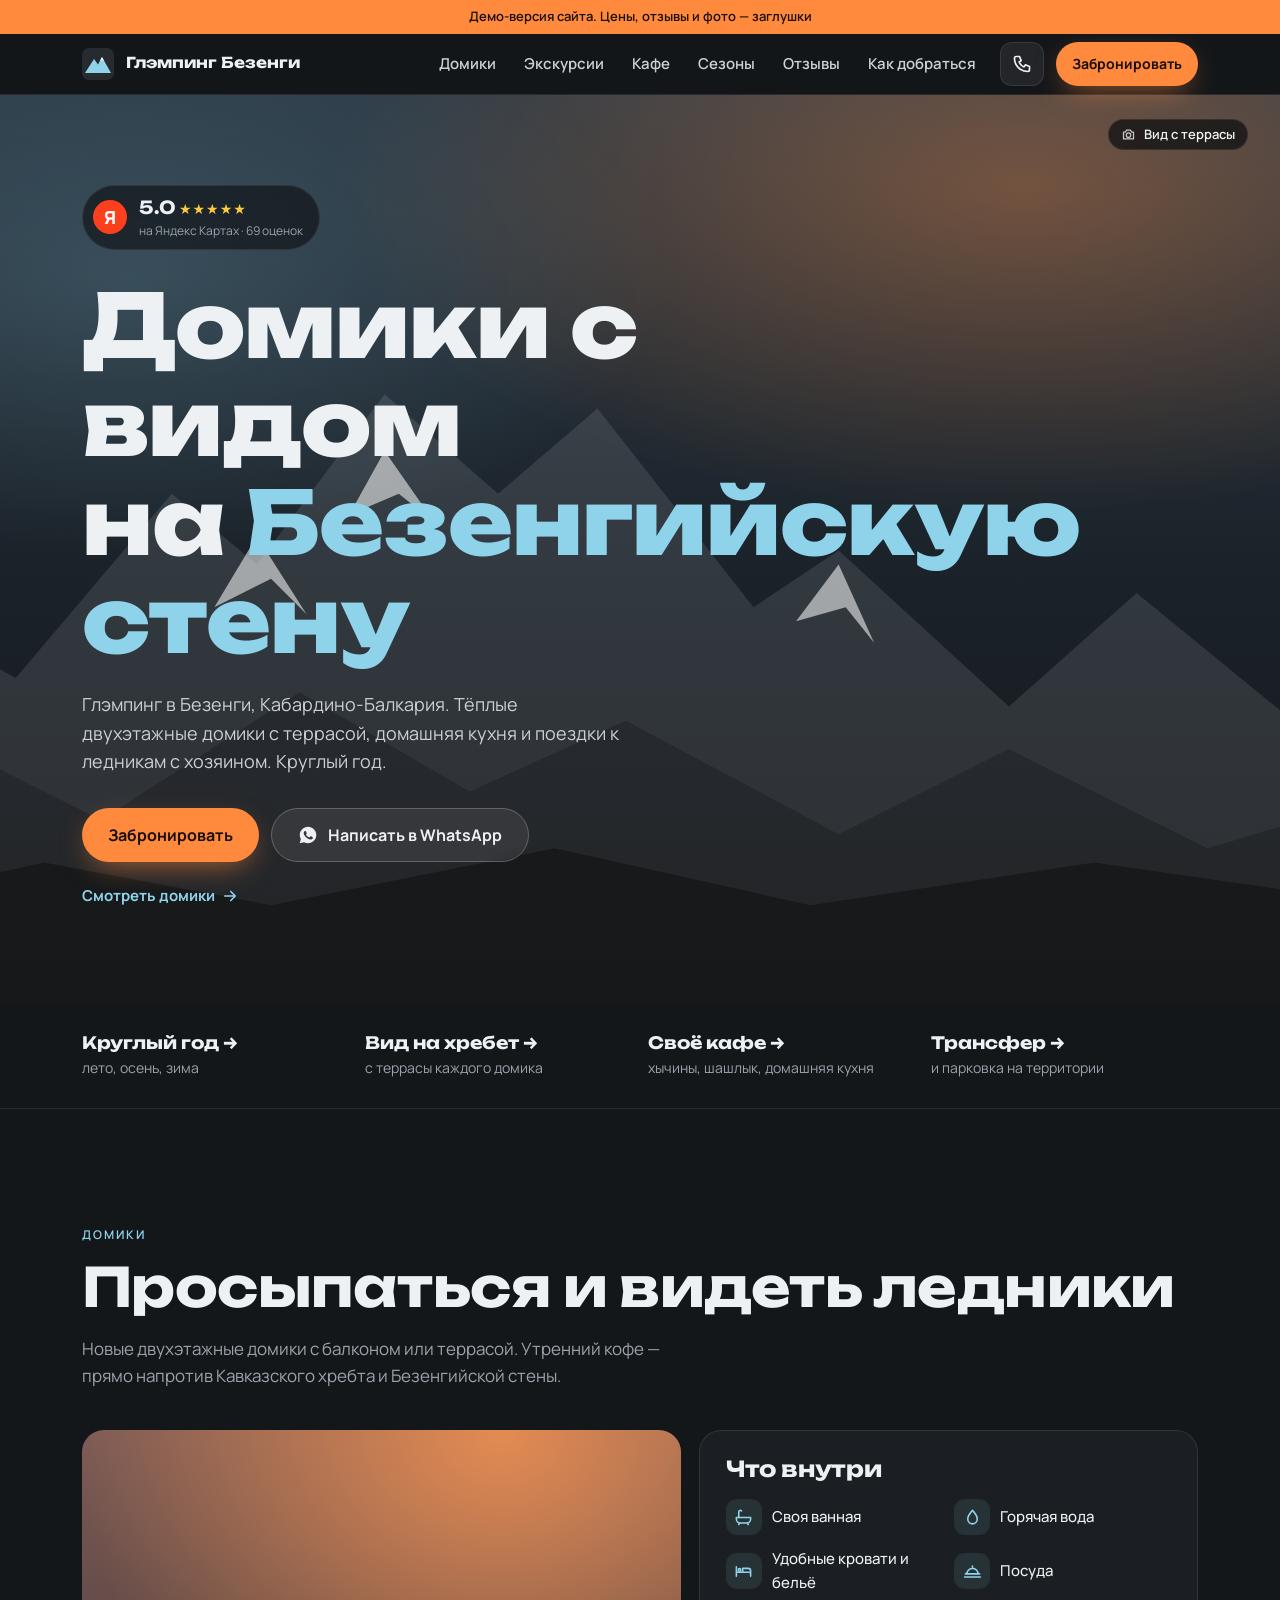
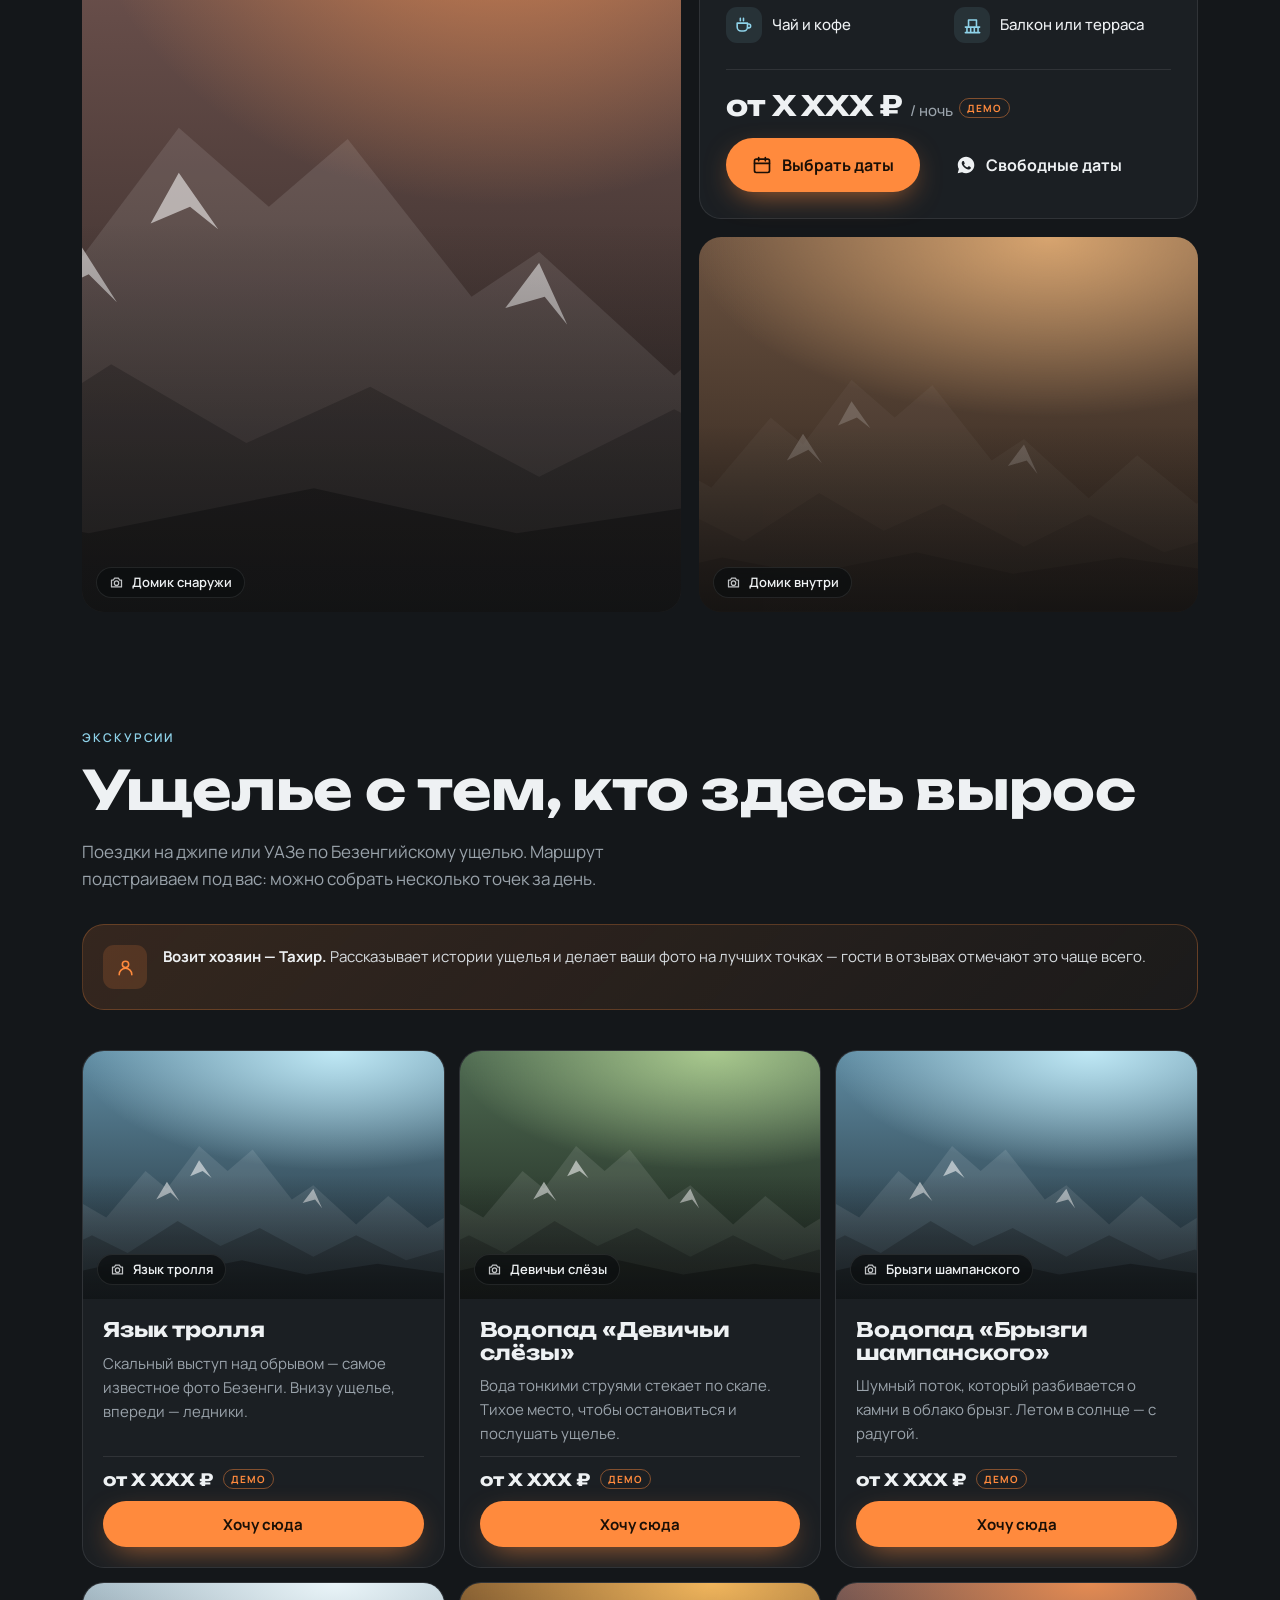
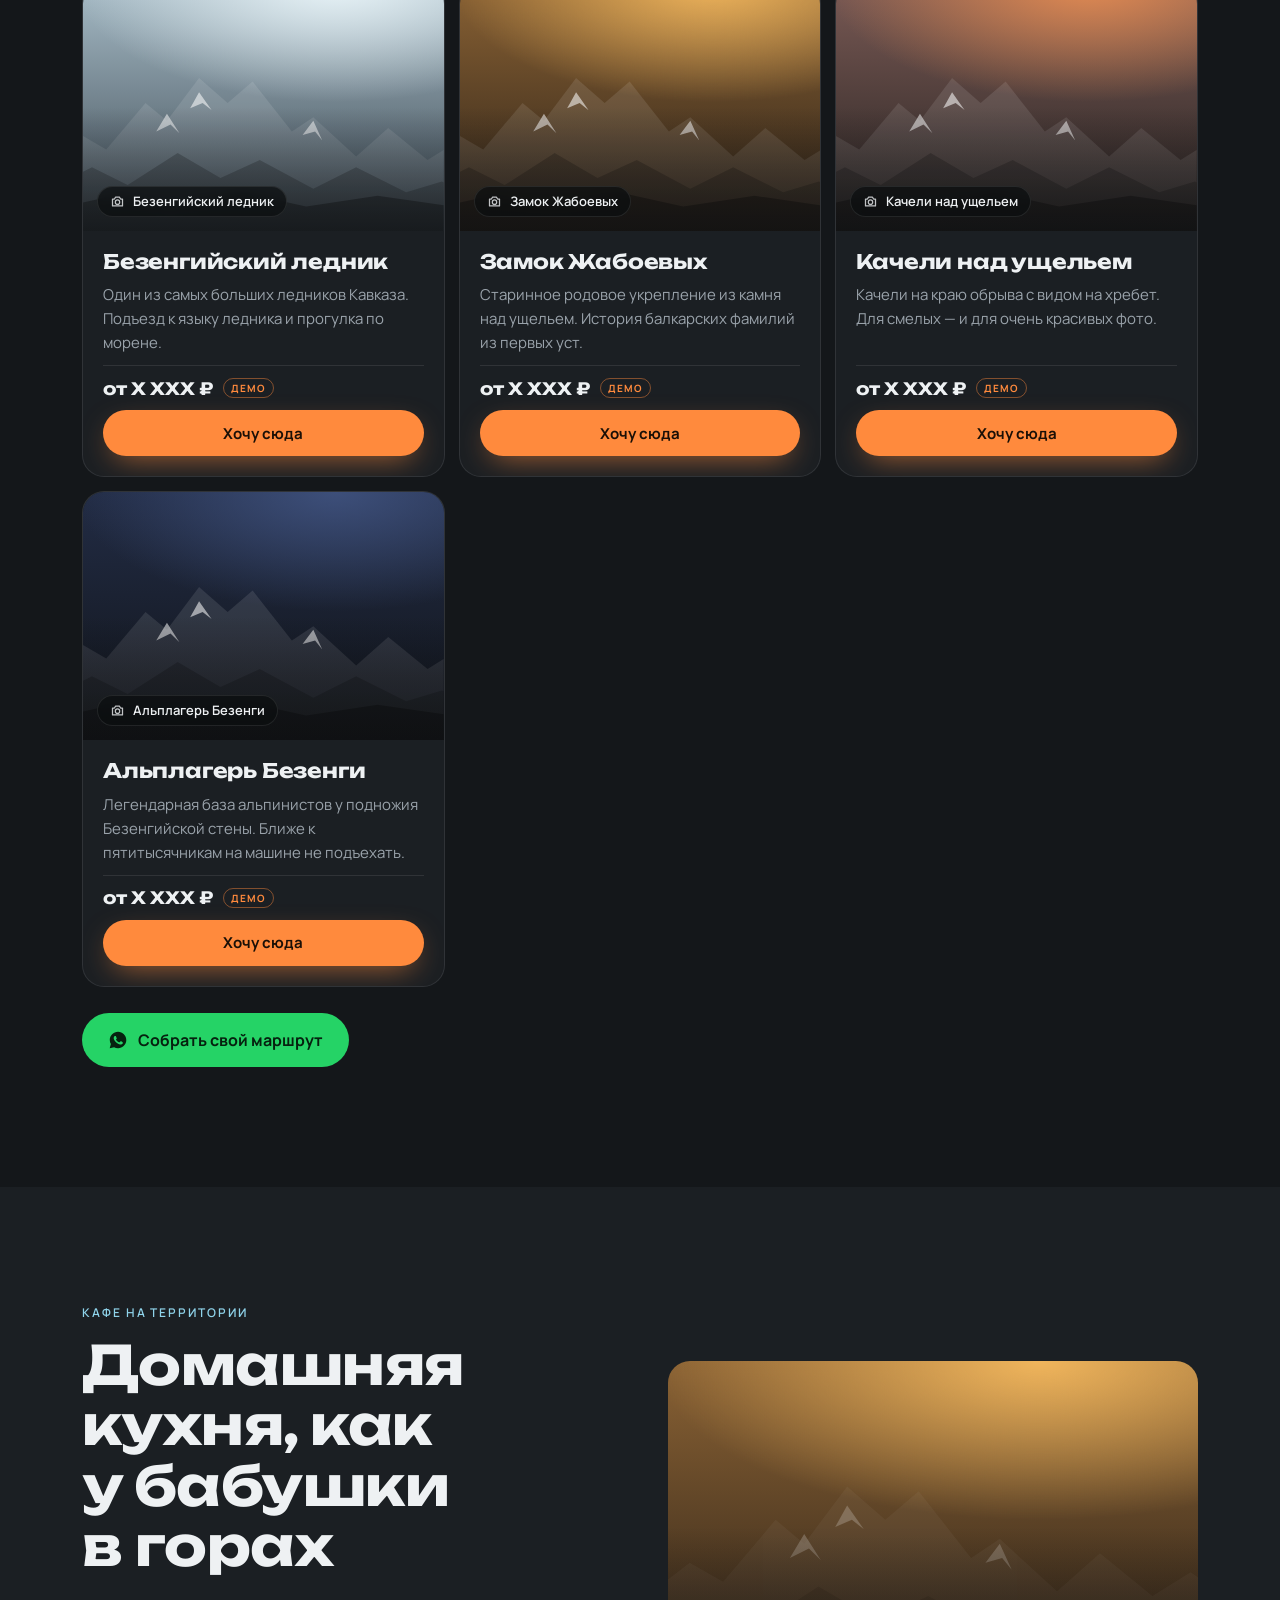
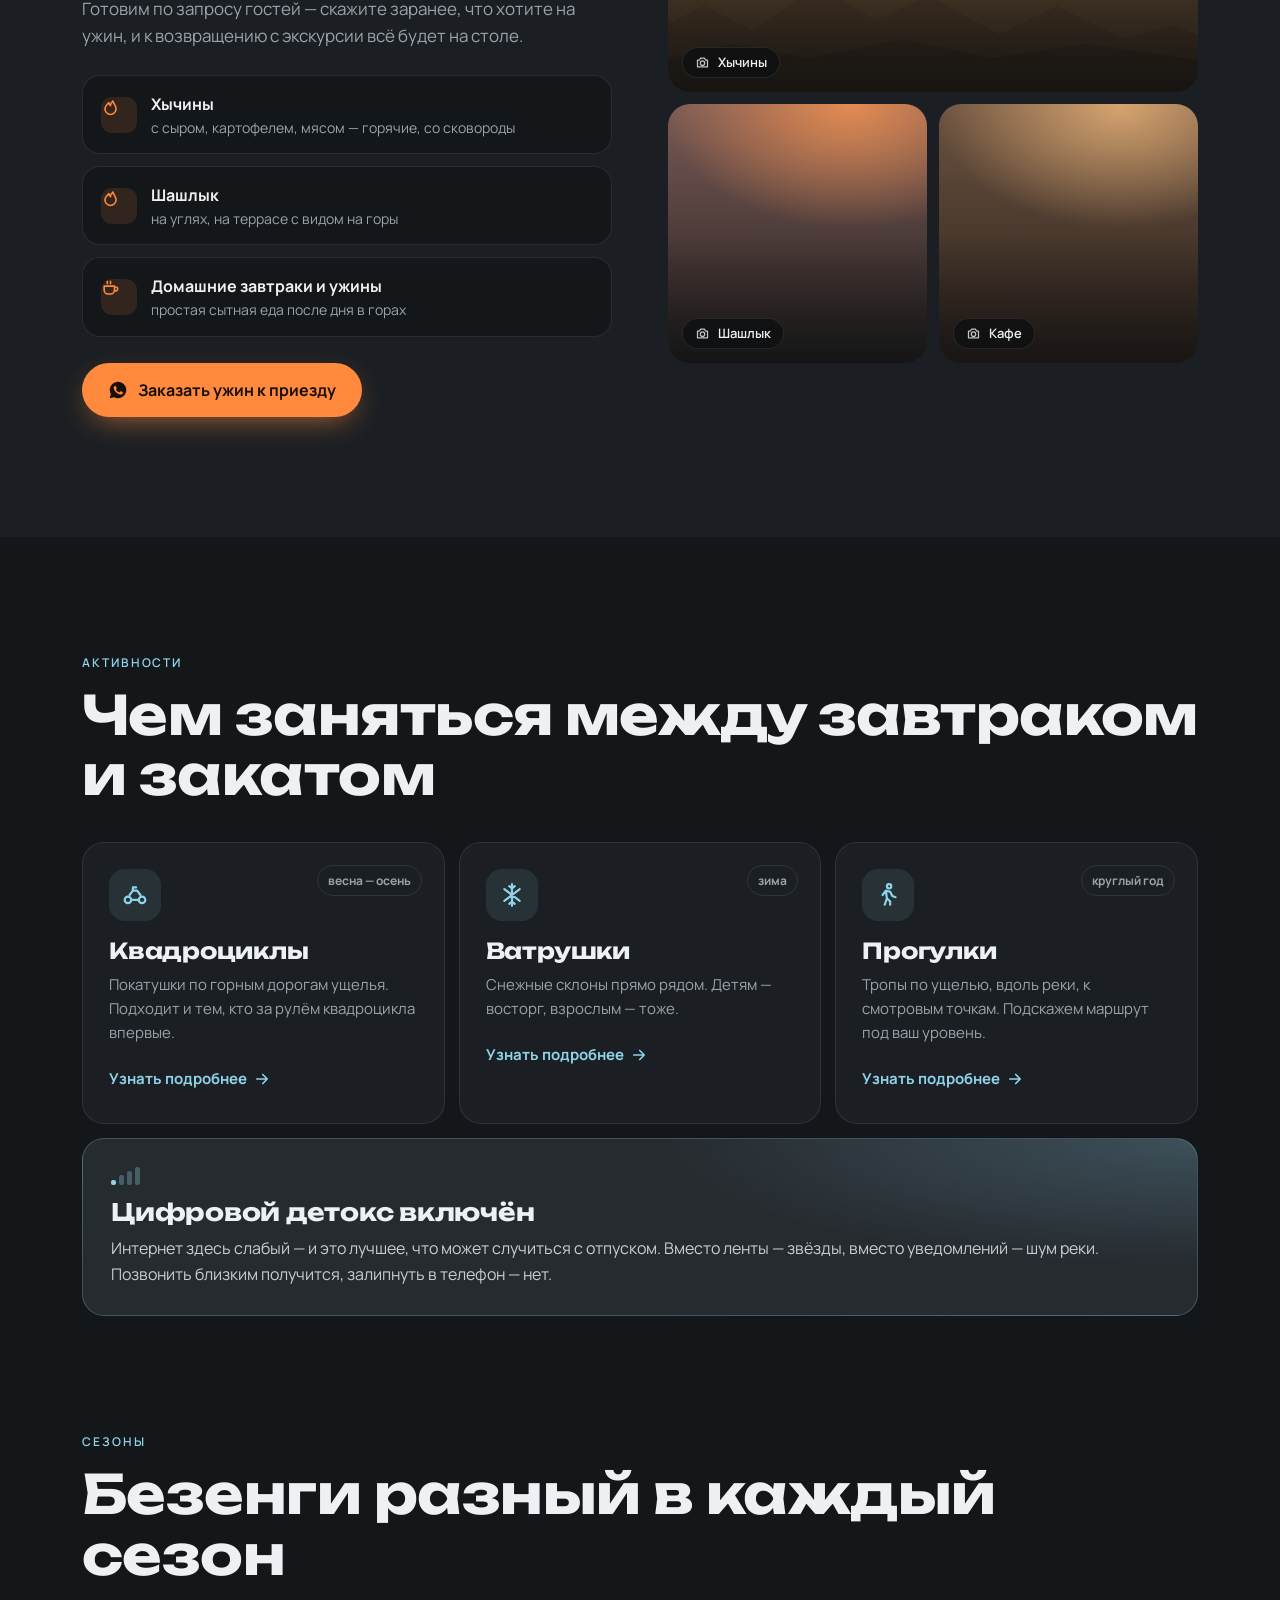
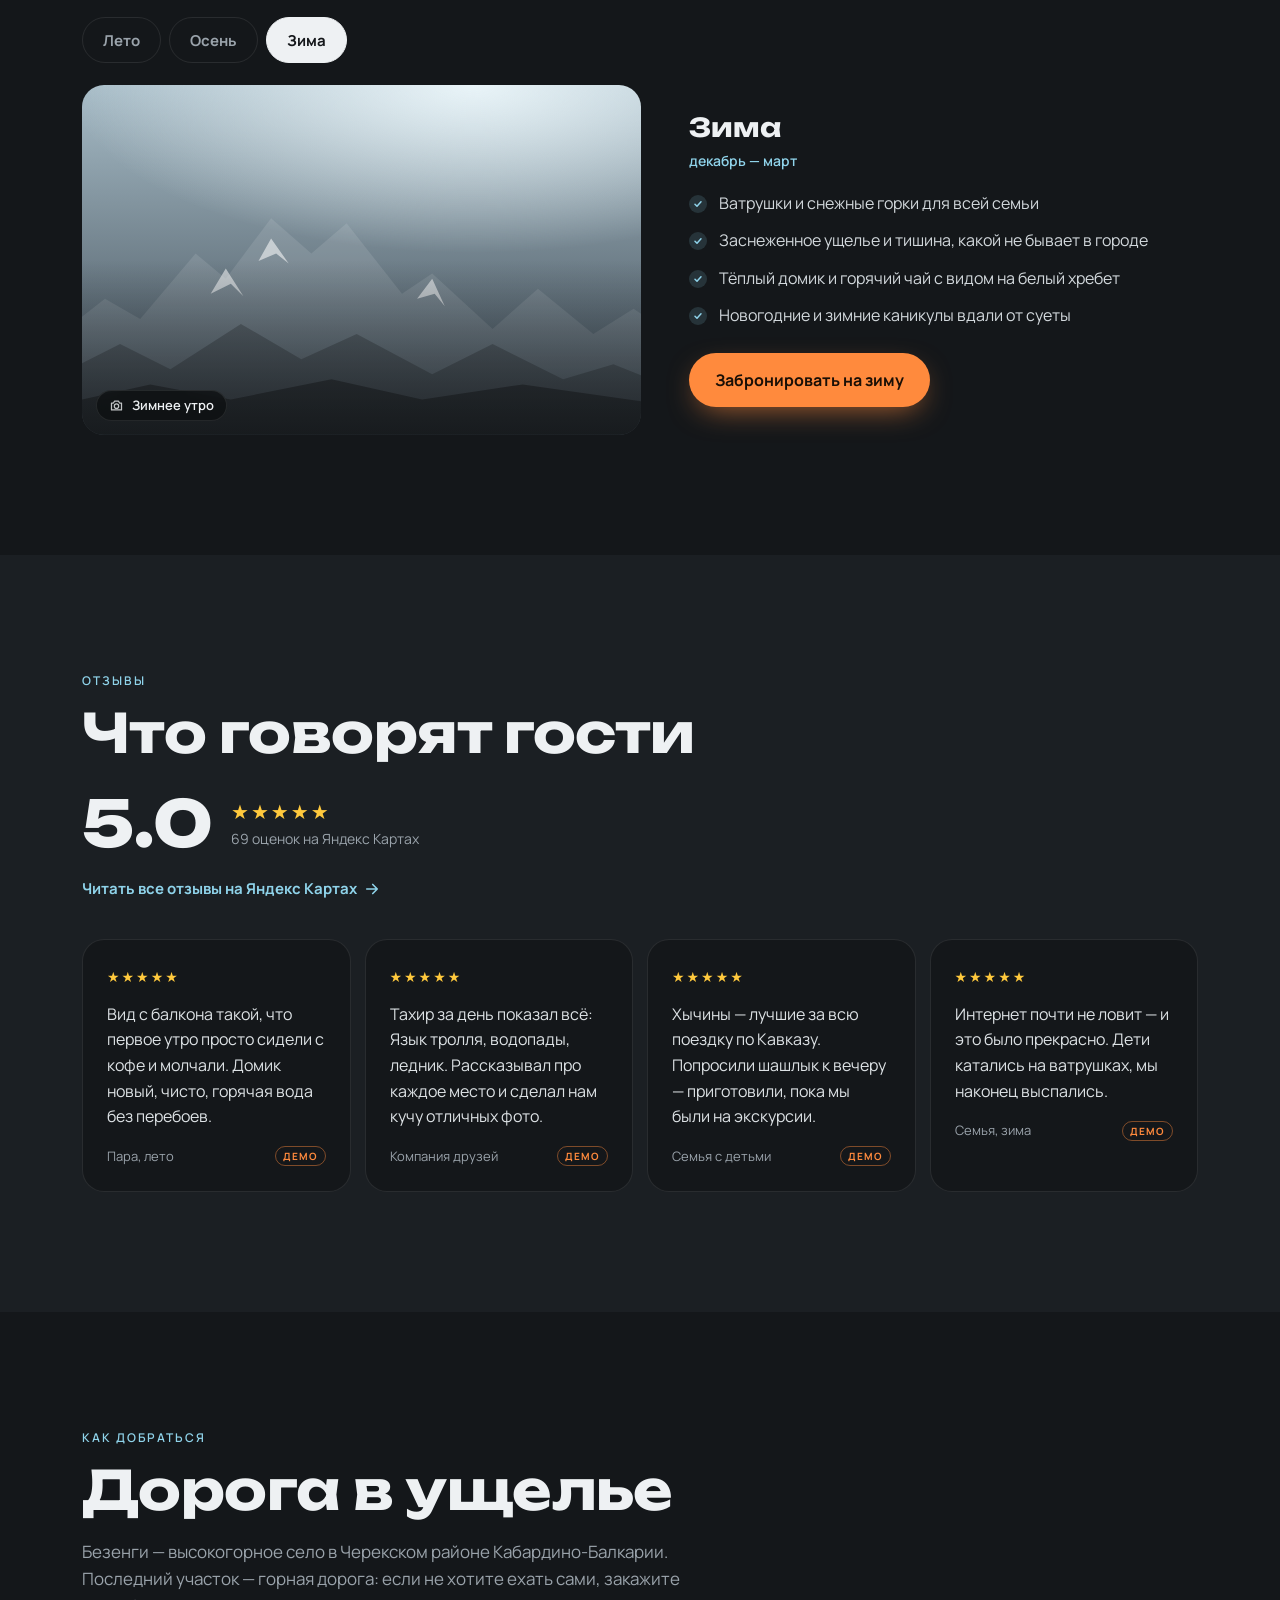
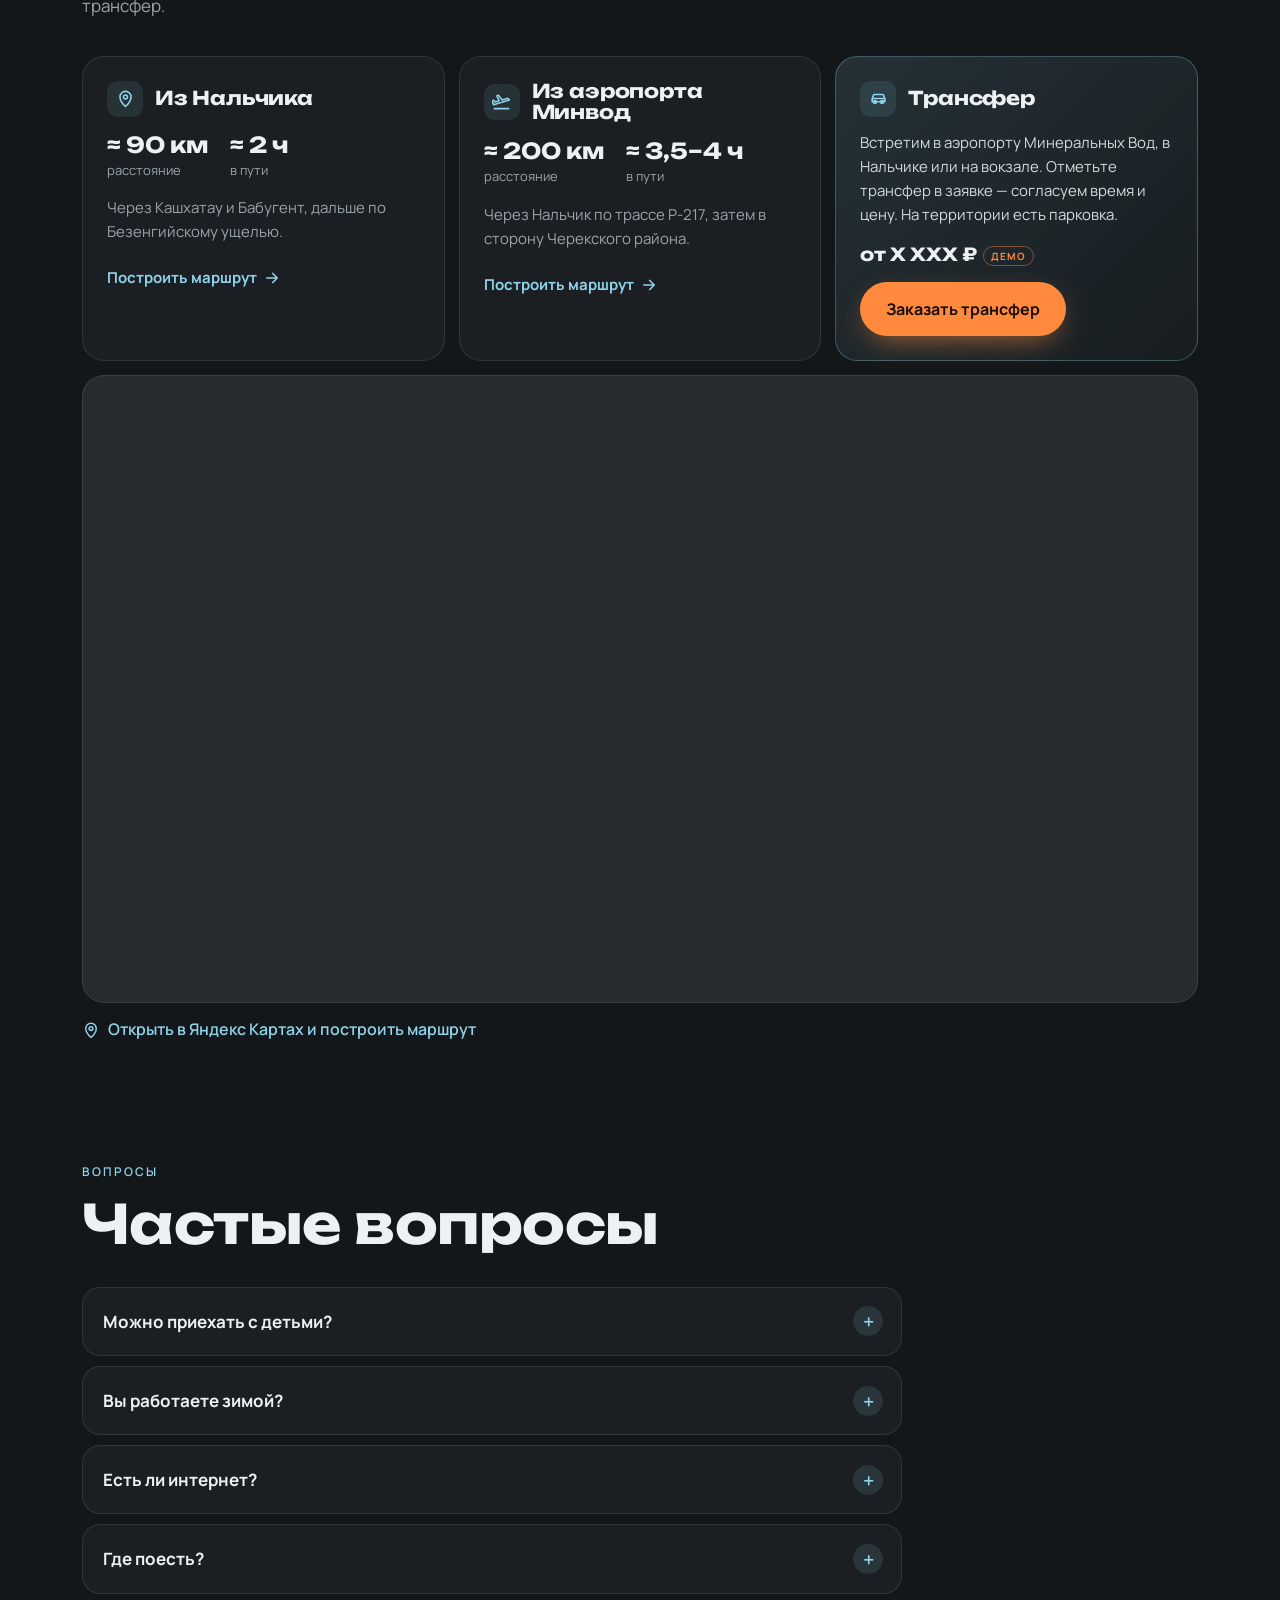
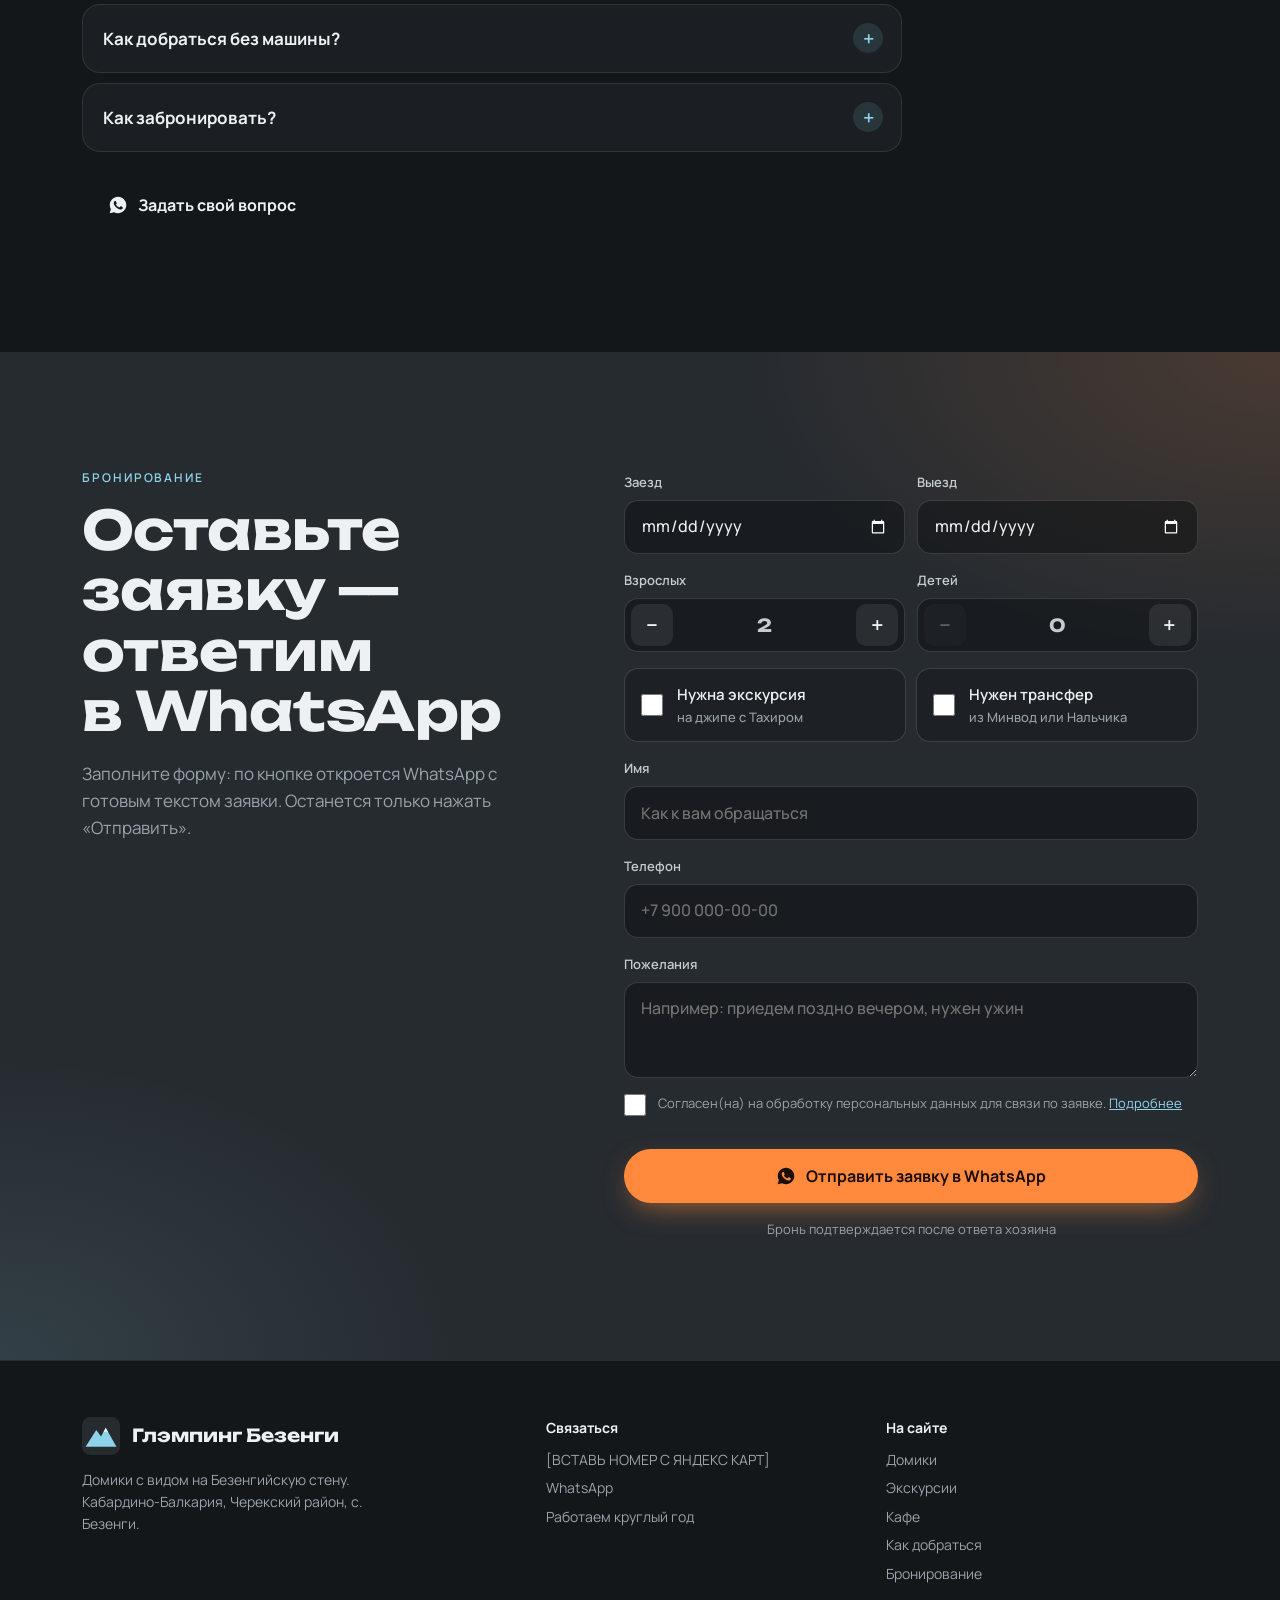
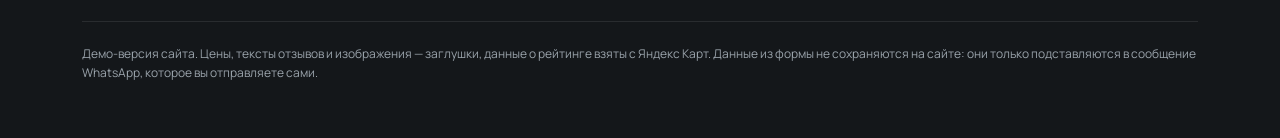
<file: bezengi/index.html>
<!doctype html>
<html lang="ru">
<head>
  <meta charset="utf-8">
  <meta name="viewport" content="width=device-width, initial-scale=1, viewport-fit=cover">
  <title>Глэмпинг Безенги — домики с видом на Безенгийскую стену</title>
  <meta name="description" content="Двухэтажные домики с террасой и видом на Безенгийскую стену. Кафе с домашней кухней, экскурсии на джипе, квадроциклы. Круглый год. 5.0 на Яндекс Картах.">
  <meta name="theme-color" content="#14171a">

  <meta property="og:type" content="website">
  <meta property="og:locale" content="ru_RU">
  <meta property="og:title" content="Глэмпинг Безенги — домики с видом на Безенгийскую стену">
  <meta property="og:description" content="Новые домики с террасой у подножия Кавказского хребта. Домашняя кухня, экскурсии на джипе к ледникам и водопадам. 5.0 на Яндекс Картах.">
  <meta property="og:image" content="https://danielbrantleysoz608-dot.github.io/fabrika-demo/bezengi/og-image.png">
  <meta property="og:image:width" content="1200">
  <meta property="og:image:height" content="630">
  <meta name="twitter:card" content="summary_large_image">

  <link rel="icon" href="data:image/svg+xml,%3Csvg xmlns='http://www.w3.org/2000/svg' viewBox='0 0 64 64'%3E%3Crect width='64' height='64' rx='14' fill='%2314171a'/%3E%3Cpath d='M6 50 24 22l8 11 8-15 18 32z' fill='%238fd3ea'/%3E%3Cpath d='m36 26 4-8 4 8-4-2z' fill='%23fff'/%3E%3C/svg%3E">

  <link rel="preconnect" href="https://fonts.googleapis.com">
  <link rel="preconnect" href="https://fonts.gstatic.com" crossorigin>
  <link href="https://fonts.googleapis.com/css2?family=Manrope:wght@400;500;600;700&family=Unbounded:wght@500;700;800&display=swap" rel="stylesheet">

  <style>
    :root {
      --graphite: #14171a;
      --graphite-2: #1b1f23;
      --stone: #262b30;
      --stone-2: #323840;
      --line: rgba(255,255,255,.09);
      --text: #eef1f3;
      --muted: #9aa3ab;
      --ice: #8fd3ea;
      --ice-deep: #4fa9c9;
      --sunset: #ff8a3d;
      --sunset-2: #ffb25e;
      --wa: #25d366;
      --radius: 22px;
      --gutter: 20px;
      --head: "Unbounded", system-ui, sans-serif;
      --body: "Manrope", system-ui, -apple-system, "Segoe UI", sans-serif;
    }
    * { box-sizing: border-box; }
    html { scroll-behavior: smooth; -webkit-text-size-adjust: 100%; }
    body {
      margin: 0;
      background: var(--graphite);
      color: var(--text);
      font: 16px/1.6 var(--body);
      overflow-x: hidden;
    }
    img, svg { display: block; max-width: 100%; }
    a { color: inherit; }
    h1, h2, h3 { font-family: var(--head); line-height: 1.12; margin: 0; letter-spacing: -.01em; }
    p { margin: 0; }
    .wrap { width: 100%; max-width: 1180px; margin: 0 auto; padding: 0 var(--gutter); }
    section { padding: 84px 0; scroll-margin-top: 40px; }
    .eyebrow {
      font: 600 12px/1 var(--body); letter-spacing: .16em; text-transform: uppercase;
      color: var(--ice); margin-bottom: 16px; display: block;
    }
    .h2 { font-size: clamp(30px, 7.4vw, 54px); font-weight: 700; }
    .lead { color: var(--muted); font-size: 17px; margin-top: 18px; max-width: 620px; }
    .demo-tag {
      display: inline-block; vertical-align: middle;
      font: 700 10px/1 var(--body); letter-spacing: .1em; text-transform: uppercase;
      color: var(--sunset); border: 1px solid rgba(255,138,61,.45);
      border-radius: 99px; padding: 4px 7px; margin-left: 6px;
    }

    /* Demo bar */
    .topbar { position: sticky; top: 0; z-index: 50; }
    .demo-bar {
      background: var(--sunset); color: #1a0f06;
      font: 600 13px/1.35 var(--body); text-align: center;
      padding: 8px var(--gutter);
    }

    /* Nav */
    .nav { background: rgba(20,23,26,.82); backdrop-filter: blur(12px); -webkit-backdrop-filter: blur(12px); border-bottom: 1px solid var(--line); }
    .nav .wrap { display: flex; align-items: center; gap: 12px; height: 60px; }
    .nav .logo { font-size: 15px; margin-right: auto; }
    .nav .logo svg { width: 32px; height: 32px; }
    .nav-links { display: none; gap: 4px; }
    .nav-links a, .menu a {
      text-decoration: none; color: #c9d1d7; font-weight: 600; font-size: 15px;
      padding: 10px 12px; border-radius: 10px;
    }
    .nav-links a:hover, .menu a:hover { color: var(--text); background: rgba(255,255,255,.07); }
    .icon-btn {
      width: 44px; height: 44px; border-radius: 12px; display: grid; place-items: center; flex: none;
      background: rgba(255,255,255,.07); border: 1px solid var(--line); color: var(--text); cursor: pointer;
    }
    .icon-btn svg { width: 20px; height: 20px; }
    .nav .btn { min-height: 44px; padding: 0 16px; font-size: 14px; display: none; }
    .burger span { display: block; width: 18px; height: 2px; background: currentColor; border-radius: 2px; position: relative; transition: transform .2s; }
    .burger span::before, .burger span::after { content: ""; position: absolute; left: 0; width: 18px; height: 2px; background: currentColor; border-radius: 2px; transition: transform .2s, top .2s; }
    .burger span::before { top: -6px; } .burger span::after { top: 6px; }
    .burger[aria-expanded="true"] span { background: transparent; }
    .burger[aria-expanded="true"] span::before { top: 0; transform: rotate(45deg); }
    .burger[aria-expanded="true"] span::after { top: 0; transform: rotate(-45deg); }
    .menu {
      display: grid; gap: 2px; padding: 8px var(--gutter) 18px;
      background: rgba(20,23,26,.97); border-bottom: 1px solid var(--line);
    }
    .menu[hidden] { display: none; }
    .menu a { padding: 14px 12px; font-size: 17px; }
    .menu .btn { margin-top: 10px; }

    /* Small buttons & links */
    .btn-sm { min-height: 44px; padding: 0 18px; font-size: 14px; }
    .btn-line { background: transparent; color: var(--text); border: 1px solid rgba(255,255,255,.22); }
    .btn-line:hover { background: rgba(255,255,255,.07); }
    .btn-wa { background: var(--wa); color: #06210f; }
    .btn-wa:hover { filter: brightness(1.08); }
    .more {
      display: inline-flex; align-items: center; gap: 6px; margin-top: 16px;
      color: var(--ice); font-weight: 700; font-size: 15px; text-decoration: none;
      background: none; border: 0; padding: 6px 0; cursor: pointer; font-family: inherit;
    }
    .more:hover { text-decoration: underline; }
    .btn-row { display: flex; flex-wrap: wrap; gap: 10px; margin-top: 26px; }

    /* Buttons */
    .btn {
      display: inline-flex; align-items: center; justify-content: center; gap: 10px;
      min-height: 54px; padding: 0 26px; border-radius: 99px; border: 0;
      font: 700 16px/1 var(--body); text-decoration: none; cursor: pointer;
      transition: transform .15s ease, background .2s ease, box-shadow .2s ease;
    }
    .btn:active { transform: scale(.98); }
    .btn-primary { background: var(--sunset); color: #1a0f06; box-shadow: 0 10px 30px -10px rgba(255,138,61,.7); }
    .btn-primary:hover { background: var(--sunset-2); }
    .btn-ghost { background: rgba(255,255,255,.08); color: var(--text); border: 1px solid rgba(255,255,255,.22); backdrop-filter: blur(6px); }
    .btn-ghost:hover { background: rgba(255,255,255,.14); }
    .btn svg { width: 20px; height: 20px; flex: none; }

    /* Photo placeholders */
    .ph {
      position: relative; overflow: hidden; border-radius: var(--radius);
      background:
        radial-gradient(120% 80% at 70% 0%, var(--ph-sky, #5b7f95) 0%, transparent 60%),
        linear-gradient(180deg, var(--ph-top, #3d5566) 0%, var(--ph-bottom, #1d2328) 100%);
      aspect-ratio: 4 / 3;
      isolation: isolate;
    }
    .ph .mtn { position: absolute; inset: auto 0 0 0; width: 100%; height: 72%; }
    .ph::after {
      content: ""; position: absolute; inset: 0; z-index: 1;
      background: linear-gradient(180deg, transparent 50%, rgba(10,12,14,.55));
    }
    .ph figcaption, .cap {
      position: absolute; left: 14px; bottom: 14px; z-index: 2;
      display: inline-flex; align-items: center; gap: 8px;
      background: rgba(12,14,16,.72); backdrop-filter: blur(6px);
      border: 1px solid var(--line); border-radius: 99px;
      padding: 7px 12px; font: 600 13px/1 var(--body); color: var(--text);
    }
    .cap, .ph figcaption { white-space: nowrap; }
    .cap svg, .ph figcaption svg { width: 15px; height: 15px; opacity: .8; }
    .ph.warm { --ph-sky: #e48b52; --ph-top: #7a5a55; --ph-bottom: #23201f; }
    .ph.ice  { --ph-sky: #bfe8f5; --ph-top: #5f8ca3; --ph-bottom: #1f2a31; }
    .ph.green{ --ph-sky: #a9c98e; --ph-top: #4f6b52; --ph-bottom: #1b231d; }
    .ph.night{ --ph-sky: #3d4f7a; --ph-top: #222c45; --ph-bottom: #111419; }
    .ph.snow { --ph-sky: #e9f4f8; --ph-top: #a7bcc7; --ph-bottom: #3a4650; }
    .ph.inside { --ph-sky: #d7a46f; --ph-top: #6b5240; --ph-bottom: #2a211b; }
    .ph.gold { --ph-sky: #f0b55c; --ph-top: #8a6234; --ph-bottom: #2a2017; }

    /* Hero */
    .hero {
      position: relative; min-height: calc(100svh - 96px);
      display: flex; align-items: flex-end;
      padding: 90px 0 56px; overflow: hidden;
      background:
        radial-gradient(90% 60% at 80% 10%, rgba(255,138,61,.35), transparent 60%),
        radial-gradient(70% 50% at 10% 20%, rgba(143,211,234,.18), transparent 60%),
        linear-gradient(180deg, #2c3a46 0%, #1a2128 55%, var(--graphite) 100%);
    }
    .hero .mtn-hero { position: absolute; left: 0; right: 0; bottom: 0; width: 100%; height: 78%; }
    .hero .wrap { position: relative; z-index: 2; }
    .hero-photo-cap { top: 24px; right: var(--gutter); left: auto !important; bottom: auto !important; }
    .hero h1 { font-size: clamp(26px, 7.4vw, 88px); font-weight: 800; max-width: 900px; }
    .hero h1 em { font-style: normal; color: var(--ice); }
    .hero p.sub { margin-top: 20px; font-size: 18px; color: #c9d1d7; max-width: 540px; }
    .hero-cta { display: flex; flex-direction: column; gap: 12px; margin-top: 32px; }
    .badge {
      display: inline-flex; align-items: center; gap: 12px;
      margin-bottom: 26px; padding: 10px 16px 10px 10px;
      background: rgba(12,14,16,.6); backdrop-filter: blur(8px);
      border: 1px solid var(--line); border-radius: 99px; text-decoration: none;
    }
    .badge .ya {
      width: 34px; height: 34px; border-radius: 50%; background: #fc3f1d; color: #fff;
      display: grid; place-items: center; font: 800 18px/1 var(--body);
    }
    .badge b { font: 700 18px/1 var(--head); }
    .badge .stars { color: #ffc93d; letter-spacing: 1px; font-size: 14px; }
    .badge small { display: block; color: var(--muted); font-size: 12px; line-height: 1.2; margin-top: 3px; }

    /* Facts strip */
    .facts { padding: 28px 0; border-bottom: 1px solid var(--line); }
    .facts ul { list-style: none; margin: 0; padding: 0; display: grid; grid-template-columns: 1fr 1fr; gap: 18px 16px; }
    .facts li { font-size: 14px; color: var(--muted); }
    .facts li b { display: block; color: var(--text); font: 700 17px/1.25 var(--head); margin-bottom: 4px; }

    /* Houses */
    .houses-grid { display: grid; gap: 18px; margin-top: 40px; }
    .houses-grid .ph:first-child { aspect-ratio: 4 / 3.4; }
    .card {
      background: var(--graphite-2); border: 1px solid var(--line);
      border-radius: var(--radius); padding: 26px;
    }
    .inside-list { list-style: none; margin: 18px 0 0; padding: 0; display: grid; grid-template-columns: 1fr 1fr; gap: 12px; }
    .inside-list li { display: flex; gap: 10px; align-items: center; font-weight: 500; font-size: 15px; }
    .ico {
      flex: none; width: 36px; height: 36px; border-radius: 11px;
      display: grid; place-items: center;
      background: rgba(143,211,234,.1); color: var(--ice);
    }
    .ico svg { width: 19px; height: 19px; }
    .price-row {
      display: flex; flex-wrap: wrap; align-items: baseline; justify-content: space-between; gap: 14px;
      margin-top: 26px; padding-top: 22px; border-top: 1px solid var(--line);
    }
    .price { font: 700 28px/1 var(--head); }
    .price small { font: 500 15px/1 var(--body); color: var(--muted); }

    /* Excursions */
    .host-note {
      display: flex; gap: 16px; align-items: flex-start; margin-top: 32px;
      padding: 20px; border-radius: var(--radius);
      background: linear-gradient(135deg, rgba(255,138,61,.14), rgba(255,138,61,.03));
      border: 1px solid rgba(255,138,61,.25);
    }
    .host-note .ico { background: rgba(255,138,61,.16); color: var(--sunset); width: 44px; height: 44px; }
    .host-note p { color: #d6dbdf; font-size: 15px; }
    .host-note b { color: var(--text); }
    .tours {
      display: grid; grid-auto-flow: column; grid-auto-columns: 82%; gap: 14px;
      overflow-x: auto; scroll-snap-type: x mandatory; margin: 32px calc(var(--gutter) * -1) 0;
      padding: 4px var(--gutter) 16px; scrollbar-width: none;
    }
    .tours::-webkit-scrollbar { display: none; }
    .tour {
      scroll-snap-align: start; display: flex; flex-direction: column;
      background: var(--graphite-2); border: 1px solid var(--line); border-radius: var(--radius); overflow: hidden;
    }
    .tour .ph { border-radius: 0; aspect-ratio: 16 / 11; }
    .tour-body { padding: 20px; display: flex; flex-direction: column; gap: 10px; flex: 1; }
    .tour h3 { font-size: 20px; font-weight: 700; }
    .tour p { color: var(--muted); font-size: 15px; flex: 1; }
    .tour .meta { flex-wrap: wrap; }
    .tour .meta .btn { width: 100%; min-height: 46px; font-size: 15px; }
    .tour .price-l { display: flex; align-items: center; gap: 4px; white-space: nowrap; }
    .tour .meta { display: flex; flex-wrap: wrap; justify-content: space-between; align-items: center; gap: 12px; padding-top: 12px; border-top: 1px solid var(--line); font-size: 14px; }
    .tour .meta b { font: 700 17px/1 var(--head); }
    .swipe-hint { color: var(--muted); font-size: 13px; margin-top: 4px; }

    /* Cafe */
    .cafe { background: var(--graphite-2); }
    .cafe-grid { display: grid; gap: 28px; }
    .dishes { list-style: none; padding: 0; margin: 26px 0 0; display: grid; gap: 12px; }
    .dishes li {
      display: flex; gap: 14px; align-items: center; padding: 16px 18px;
      border: 1px solid var(--line); border-radius: 18px; background: var(--graphite);
    }
    .dishes li span { color: var(--muted); font-size: 14px; display: block; line-height: 1.4; }
    .dishes li b { font-size: 16px; }
    .dishes .ico { background: rgba(255,138,61,.12); color: var(--sunset); }
    .cafe-photos { display: grid; grid-template-columns: 1fr 1fr; gap: 12px; }
    .cafe-photos .ph { aspect-ratio: 1; }
    .cafe-photos .ph:first-child { grid-column: 1 / -1; aspect-ratio: 16 / 10; }

    /* Activities */
    .acts { display: grid; gap: 14px; margin-top: 36px; }
    .act {
      position: relative; padding: 26px; border-radius: var(--radius);
      background: var(--graphite-2); border: 1px solid var(--line); overflow: hidden;
    }
    .act .ico { width: 52px; height: 52px; border-radius: 16px; margin-bottom: 18px; }
    .act .ico svg { width: 26px; height: 26px; }
    .act h3 { font-size: 22px; }
    .act p { color: var(--muted); margin-top: 10px; font-size: 15px; }
    .act .season { position: absolute; top: 22px; right: 22px; font-size: 12px; font-weight: 700; color: var(--muted); border: 1px solid var(--line); border-radius: 99px; padding: 5px 10px; }
    .detox {
      margin-top: 14px; padding: 28px; border-radius: var(--radius);
      background:
        radial-gradient(80% 120% at 100% 0%, rgba(143,211,234,.22), transparent 60%),
        var(--stone);
      border: 1px solid rgba(143,211,234,.25);
    }
    .detox h3 { font-size: 24px; }
    .detox p { color: #c6ced4; margin-top: 10px; }
    .signal { display: inline-flex; gap: 3px; align-items: flex-end; height: 18px; margin-bottom: 14px; }
    .signal i { width: 5px; border-radius: 2px; background: var(--ice); }
    .signal i:nth-child(1) { height: 30%; } .signal i:nth-child(2) { height: 55%; opacity: .3; }
    .signal i:nth-child(3) { height: 80%; opacity: .3; } .signal i:nth-child(4) { height: 100%; opacity: .3; }

    /* Seasons */
    .season-tabs { display: flex; gap: 8px; margin-top: 32px; overflow-x: auto; scrollbar-width: none; }
    .season-tabs button {
      flex: none; min-height: 46px; padding: 0 20px; border-radius: 99px; cursor: pointer;
      border: 1px solid var(--line); background: transparent; color: var(--muted);
      font: 700 15px/1 var(--body);
    }
    .season-tabs button[aria-selected="true"] { background: var(--text); color: var(--graphite); border-color: var(--text); }
    .season-panel { display: grid; gap: 22px; margin-top: 22px; }
    .season-panel[hidden] { display: none; }
    .season-panel .ph { aspect-ratio: 16 / 10; }
    .season-panel h3 { font-size: 26px; }
    .season-panel .when { color: var(--ice); font-weight: 600; font-size: 14px; margin-top: 8px; }
    .checks { list-style: none; padding: 0; margin: 18px 0 0; display: grid; gap: 12px; }
    .checks li { padding-left: 30px; position: relative; color: #d2d8dc; }
    .checks li::before {
      content: ""; position: absolute; left: 0; top: 4px; width: 18px; height: 18px; border-radius: 50%;
      background: rgba(143,211,234,.15) url("data:image/svg+xml,%3Csvg xmlns='http://www.w3.org/2000/svg' viewBox='0 0 24 24' fill='none' stroke='%238fd3ea' stroke-width='3' stroke-linecap='round' stroke-linejoin='round'%3E%3Cpath d='M6 12.5l4 4 8-9'/%3E%3C/svg%3E") center / 12px no-repeat;
    }

    /* Reviews */
    .reviews { background: var(--graphite-2); }
    .rating-big { display: flex; align-items: center; gap: 18px; margin-top: 28px; }
    .rating-big b { font: 800 64px/1 var(--head); }
    .rating-big .stars { color: #ffc93d; font-size: 20px; letter-spacing: 2px; }
    .rating-big small { color: var(--muted); display: block; font-size: 14px; }
    .rev-grid { display: grid; gap: 14px; margin-top: 32px; }
    .rev { padding: 24px; border-radius: var(--radius); background: var(--graphite); border: 1px solid var(--line); }
    .rev .stars { color: #ffc93d; letter-spacing: 2px; font-size: 14px; }
    .rev p { margin-top: 12px; font-size: 16px; color: #dde2e5; }
    .rev .who { margin-top: 16px; color: var(--muted); font-size: 13px; display: flex; justify-content: space-between; gap: 10px; align-items: center; }

    /* Route */
    .routes { display: grid; gap: 14px; margin-top: 36px; }
    .route { padding: 24px; border-radius: var(--radius); background: var(--graphite-2); border: 1px solid var(--line); }
    .route .from { display: flex; align-items: center; gap: 12px; }
    .route h3 { font-size: 19px; }
    .route .km { margin-top: 16px; display: flex; gap: 22px; }
    .route .km b { display: block; font: 700 22px/1.1 var(--head); }
    .route .km span { color: var(--muted); font-size: 13px; }
    .route p { color: var(--muted); font-size: 15px; margin-top: 14px; }
    .route.transfer { background: linear-gradient(135deg, rgba(143,211,234,.14), rgba(143,211,234,.03)); border-color: rgba(143,211,234,.3); }
    .map {
      margin-top: 14px; border-radius: var(--radius); overflow: hidden; border: 1px solid var(--line);
      position: relative; background: var(--stone); aspect-ratio: 4 / 3.6;
    }
    .map iframe { position: absolute; inset: 0; width: 100%; height: 100%; border: 0; }
    .map-link { display: inline-flex; margin-top: 14px; color: var(--ice); font-weight: 600; text-decoration: none; gap: 8px; align-items: center; }
    .map-link:hover { text-decoration: underline; }

    /* Booking */
    .booking {
      background:
        radial-gradient(70% 50% at 100% 0%, rgba(255,138,61,.16), transparent 60%),
        radial-gradient(60% 50% at 0% 100%, rgba(143,211,234,.12), transparent 60%),
        var(--stone);
    }
    form { margin-top: 32px; display: grid; gap: 16px; }
    .row2 { display: grid; grid-template-columns: 1fr 1fr; gap: 12px; }
    .f { display: grid; gap: 7px; font-size: 13px; font-weight: 600; color: #c4ccd2; min-width: 0; }
    .f input, .f select {
      width: 100%; min-width: 0; min-height: 54px; padding: 0 16px; border-radius: 14px;
      border: 1px solid rgba(255,255,255,.14); background: rgba(10,12,14,.45);
      color: var(--text); font: 500 16px/1.2 var(--body); color-scheme: dark;
      -webkit-appearance: none; appearance: none;
    }
    .f select {
      background-image: url("data:image/svg+xml,%3Csvg xmlns='http://www.w3.org/2000/svg' viewBox='0 0 24 24' fill='none' stroke='%239aa3ab' stroke-width='2.4' stroke-linecap='round'%3E%3Cpath d='m6 9 6 6 6-6'/%3E%3C/svg%3E");
      background-repeat: no-repeat; background-position: right 14px center; background-size: 18px; padding-right: 40px;
    }
    .f input:focus, .f select:focus { outline: 2px solid var(--ice); outline-offset: 1px; border-color: transparent; }
    .f input[aria-invalid="true"] { border-color: #ff6b6b; }
    .toggles { display: grid; gap: 10px; }
    .f[hidden] { display: none; }
    .toggle {
      display: flex; align-items: center; gap: 14px; padding: 14px 16px; min-height: 58px;
      border-radius: 14px; border: 1px solid rgba(255,255,255,.14); background: rgba(10,12,14,.3);
      cursor: pointer; font-weight: 600; font-size: 15px;
    }
    .toggle small { display: block; color: var(--muted); font-weight: 500; font-size: 13px; }
    .toggle input { width: 22px; height: 22px; accent-color: var(--sunset); flex: none; margin: 0; }
    .consent { display: flex; gap: 12px; align-items: flex-start; font-size: 13px; color: var(--muted); line-height: 1.5; cursor: pointer; }
    .consent input { width: 22px; height: 22px; accent-color: var(--sunset); flex: none; margin: 0; }
    .consent a { color: var(--ice); }
    .form-error { color: #ff8e8e; font-size: 14px; font-weight: 600; min-height: 1px; }
    form .btn { width: 100%; }
    .form-note { color: var(--muted); font-size: 13px; text-align: center; }

    /* FAQ */
    .faq { margin-top: 32px; display: grid; gap: 10px; max-width: 820px; }
    .faq details { border: 1px solid var(--line); border-radius: 18px; background: var(--graphite-2); }
    .faq summary {
      list-style: none; cursor: pointer; padding: 20px 56px 20px 20px; position: relative;
      font-weight: 700; font-size: 17px;
    }
    .faq summary::-webkit-details-marker { display: none; }
    .faq summary::after {
      content: "+"; position: absolute; right: 18px; top: 50%; transform: translateY(-50%);
      width: 30px; height: 30px; border-radius: 50%; display: grid; place-items: center;
      background: rgba(143,211,234,.12); color: var(--ice); font-size: 20px; font-weight: 600; transition: transform .2s;
    }
    .faq details[open] summary::after { transform: translateY(-50%) rotate(45deg); }
    .faq details p { padding: 0 20px 20px; color: var(--muted); }

    /* Stepper, textarea, chosen tour */
    .stepper { display: flex; align-items: center; justify-content: space-between; min-height: 54px; border-radius: 14px; border: 1px solid rgba(255,255,255,.14); background: rgba(10,12,14,.45); padding: 0 6px; }
    .stepper button {
      width: 42px; height: 42px; border-radius: 10px; border: 0; cursor: pointer;
      background: rgba(255,255,255,.08); color: var(--text); font: 600 22px/1 var(--body);
    }
    .stepper button:disabled { opacity: .3; cursor: default; }
    .stepper output { font: 700 18px/1 var(--head); min-width: 30px; text-align: center; }
    .f textarea {
      width: 100%; min-height: 96px; padding: 14px 16px; border-radius: 14px; resize: vertical;
      border: 1px solid rgba(255,255,255,.14); background: rgba(10,12,14,.45);
      color: var(--text); font: 500 16px/1.4 var(--body);
    }
    .f textarea:focus { outline: 2px solid var(--ice); outline-offset: 1px; border-color: transparent; }
    .chips { display: flex; flex-wrap: wrap; gap: 8px; }
    .chips button {
      min-height: 40px; padding: 0 14px; border-radius: 99px; cursor: pointer;
      border: 1px solid rgba(255,255,255,.16); background: transparent; color: #c4ccd2;
      font: 600 14px/1 var(--body);
    }
    .chips button[aria-pressed="true"] { background: var(--ice); color: #0b2430; border-color: var(--ice); }
    .flash { animation: flash 1.2s ease; }
    @keyframes flash { 0%, 100% { box-shadow: none; } 30% { box-shadow: 0 0 0 3px var(--sunset); } }

    /* Mobile bottom bar */
    .bottombar {
      position: fixed; left: 0; right: 0; bottom: 0; z-index: 60;
      display: grid; grid-template-columns: 1fr 1fr 1.4fr; gap: 8px;
      padding: 10px 12px calc(10px + env(safe-area-inset-bottom));
      background: rgba(20,23,26,.92); backdrop-filter: blur(12px); -webkit-backdrop-filter: blur(12px);
      border-top: 1px solid var(--line);
      transition: transform .25s ease;
    }
    .bottombar.hide { transform: translateY(110%); }
    .bottombar a {
      display: flex; flex-direction: column; align-items: center; justify-content: center; gap: 3px;
      min-height: 52px; border-radius: 14px; text-decoration: none; font: 700 12px/1 var(--body);
      background: rgba(255,255,255,.07); color: var(--text);
    }
    .bottombar a svg { width: 20px; height: 20px; }
    .bottombar a.wa { color: var(--wa); }
    .bottombar a.book { background: var(--sunset); color: #1a0f06; font-size: 15px; flex-direction: row; }
    .to-top {
      position: fixed; right: 24px; bottom: 24px; z-index: 55; display: none;
      width: 48px; height: 48px; border-radius: 50%; border: 1px solid var(--line); cursor: pointer;
      background: var(--stone); color: var(--text); place-items: center;
      opacity: 0; pointer-events: none; transition: opacity .2s;
    }
    .to-top.show { opacity: 1; pointer-events: auto; }
    .to-top svg { width: 20px; height: 20px; }

    /* Footer */
    footer { padding: 56px 0 130px; border-top: 1px solid var(--line); color: var(--muted); font-size: 14px; }
    .foot-grid { display: grid; gap: 28px; }
    .logo { display: flex; align-items: center; gap: 12px; color: var(--text); font: 700 18px/1.1 var(--head); text-decoration: none; }
    .logo svg { width: 38px; height: 38px; }
    footer h4 { margin: 0 0 10px; color: var(--text); font-size: 14px; }
    footer ul { list-style: none; margin: 0; padding: 0; display: grid; gap: 6px; }
    footer a { text-decoration: none; }
    footer a:hover { color: var(--text); }
    .fineprint { margin-top: 36px; padding-top: 22px; border-top: 1px solid var(--line); font-size: 12px; line-height: 1.6; }

    /* Reveal */
    .rv { opacity: 0; transform: translateY(18px); transition: opacity .6s ease, transform .6s ease; }
    .rv.in { opacity: 1; transform: none; }
    @media (prefers-reduced-motion: reduce) {
      html { scroll-behavior: auto; }
      .rv { opacity: 1; transform: none; transition: none; }
    }

    /* ≥ 640 */
    @media (min-width: 640px) {
      :root { --gutter: 32px; }
      .nav .btn { display: inline-flex; }
      .hero-cta { flex-direction: row; }
      .facts ul { grid-template-columns: repeat(4, 1fr); }
      .tours { grid-auto-columns: 46%; }
      .acts { grid-template-columns: 1fr 1fr; }
      .rev-grid { grid-template-columns: 1fr 1fr; }
      .routes { grid-template-columns: 1fr 1fr; }
      .routes .transfer { grid-column: 1 / -1; }
      .toggles { grid-template-columns: 1fr 1fr; }
      .map { aspect-ratio: 16 / 9; }
    }
    /* ≥ 960 */
    @media (min-width: 960px) {
      section { padding: 120px 0; }
      .hero { padding-bottom: 90px; }
      .houses-grid { grid-template-columns: 1.2fr 1fr; align-items: stretch; }
      .houses-grid .ph:first-child { grid-row: span 2; aspect-ratio: auto; min-height: 520px; }
      .tours {
        grid-auto-flow: row; grid-template-columns: repeat(3, 1fr); grid-auto-columns: auto;
        overflow: visible; margin: 40px 0 0; padding: 0;
      }
      .swipe-hint { display: none; }
      .cafe-grid { grid-template-columns: 1fr 1fr; align-items: center; gap: 56px; }
      .acts { grid-template-columns: repeat(3, 1fr); }
      .season-panel { grid-template-columns: 1.1fr 1fr; align-items: center; gap: 48px; }
      .rev-grid { grid-template-columns: repeat(4, 1fr); }
      .routes { grid-template-columns: 1fr 1fr 1fr; }
      .routes .transfer { grid-column: auto; }
      .booking-grid { display: grid; grid-template-columns: 1fr 1.2fr; gap: 64px; align-items: start; }
      .booking-grid form { margin-top: 0; }
      .foot-grid { grid-template-columns: 1.4fr 1fr 1fr; }
      .bottombar { display: none; }
      .to-top { display: grid; }
      .nav-links { display: flex; }
      .nav .btn { display: inline-flex; }
      .burger, .menu { display: none !important; }
      footer { padding-bottom: 56px; }
    }
  </style>
</head>
<body>

<!-- Иконки и силуэт гор (используются через <use>) -->
<svg width="0" height="0" style="position:absolute" aria-hidden="true">
  <defs>
    <symbol id="mtn" viewBox="0 0 1200 500" preserveAspectRatio="xMidYMax slice">
      <path d="M0 500V300l90-70 70 40 110-130 60 50 90-120 80 70 70-60 110 140 60-40 120 110 90-80 110 90 80-50 60 40v260z" fill="rgba(255,255,255,.10)"/>
      <path d="M330 170l-30 50 40-20 25 25zM420 110l-25 45 35-15 25 20zM740 190l-30 40 35-10 20 25z" fill="rgba(255,255,255,.55)"/>
      <path d="M0 500V380l120-60 100 50 140-90 120 70 110-50 150 80 120-60 140 70 100-30 100 40v170z" fill="rgba(0,0,0,.22)"/>
      <path d="M0 500V440l180-40 160 30 200-40 180 40 200-30 280 40v60z" fill="rgba(0,0,0,.35)"/>
    </symbol>
    <symbol id="i-cam" viewBox="0 0 24 24" fill="none" stroke="currentColor" stroke-width="2" stroke-linecap="round" stroke-linejoin="round"><path d="M4 8h3l2-3h6l2 3h3v11H4z"/><circle cx="12" cy="13" r="3.5"/></symbol>
    <symbol id="i-wa" viewBox="0 0 24 24" fill="currentColor"><path d="M12.04 2C6.58 2 2.13 6.45 2.13 11.91c0 1.75.46 3.45 1.32 4.95L2.05 22l5.25-1.38c1.45.79 3.08 1.21 4.74 1.21 5.46 0 9.91-4.45 9.91-9.91C21.95 6.45 17.5 2 12.04 2zm5.8 14.02c-.24.68-1.42 1.31-1.95 1.36-.5.05-.97.23-3.27-.68-2.77-1.09-4.52-3.92-4.66-4.1-.13-.18-1.1-1.47-1.1-2.8 0-1.33.7-1.99.95-2.26.24-.27.53-.34.71-.34l.51.01c.16.01.38-.06.6.46.22.53.75 1.85.82 1.98.07.13.11.29.02.47-.09.18-.13.29-.27.45-.13.16-.28.35-.4.47-.13.13-.27.28-.12.54.16.27.7 1.15 1.5 1.86 1.03.92 1.9 1.2 2.17 1.34.27.13.42.11.58-.07.16-.18.67-.78.85-1.05.18-.27.36-.22.6-.13.25.09 1.56.74 1.83.87.27.13.45.2.51.31.07.11.07.65-.17 1.32z"/></symbol>
    <symbol id="i-bath" viewBox="0 0 24 24" fill="none" stroke="currentColor" stroke-width="2" stroke-linecap="round" stroke-linejoin="round"><path d="M3 12h18v2a5 5 0 0 1-5 5H8a5 5 0 0 1-5-5z"/><path d="M6 12V5a2 2 0 0 1 3.5-1.3M7 19l-1 2m11-2 1 2"/></symbol>
    <symbol id="i-drop" viewBox="0 0 24 24" fill="none" stroke="currentColor" stroke-width="2" stroke-linecap="round" stroke-linejoin="round"><path d="M12 3s6 6.5 6 11a6 6 0 0 1-12 0c0-4.5 6-11 6-11z"/></symbol>
    <symbol id="i-bed" viewBox="0 0 24 24" fill="none" stroke="currentColor" stroke-width="2" stroke-linecap="round" stroke-linejoin="round"><path d="M3 18V6m0 7h18v5M3 13h18m0 0v-2a3 3 0 0 0-3-3h-7v5"/><circle cx="7" cy="10" r="1.6"/></symbol>
    <symbol id="i-cup" viewBox="0 0 24 24" fill="none" stroke="currentColor" stroke-width="2" stroke-linecap="round" stroke-linejoin="round"><path d="M4 9h13v5a5 5 0 0 1-5 5H9a5 5 0 0 1-5-5zM17 10h1.5a2.5 2.5 0 0 1 0 5H17M8 3v3m4-3v3"/></symbol>
    <symbol id="i-dish" viewBox="0 0 24 24" fill="none" stroke="currentColor" stroke-width="2" stroke-linecap="round" stroke-linejoin="round"><path d="M3 15h18M5 15a7 7 0 0 1 14 0M12 6V5M2 19h20"/></symbol>
    <symbol id="i-balcony" viewBox="0 0 24 24" fill="none" stroke="currentColor" stroke-width="2" stroke-linecap="round" stroke-linejoin="round"><path d="M3 14h18M5 14v7m4.7-7v7m4.6-7v7M19 14v7M3 21h18M7 14V5h10v9"/></symbol>
    <symbol id="i-mtn" viewBox="0 0 24 24" fill="none" stroke="currentColor" stroke-width="2" stroke-linecap="round" stroke-linejoin="round"><path d="m2 20 7-12 4 6 3-4 6 10z"/><path d="m7.5 10.5 1.5 1 1.3-1.2"/></symbol>
    <symbol id="i-jeep" viewBox="0 0 24 24" fill="none" stroke="currentColor" stroke-width="2" stroke-linecap="round" stroke-linejoin="round"><path d="M3 16V11l2-5h10l2 5h3v5"/><circle cx="7" cy="17" r="2"/><circle cx="17" cy="17" r="2"/><path d="M3 11h17"/></symbol>
    <symbol id="i-quad" viewBox="0 0 24 24" fill="none" stroke="currentColor" stroke-width="2" stroke-linecap="round" stroke-linejoin="round"><circle cx="5.5" cy="16.5" r="3"/><circle cx="18.5" cy="16.5" r="3"/><path d="M8.5 16.5h7M7 12l3-4h4l3 4M10 8V5h3"/></symbol>
    <symbol id="i-snow" viewBox="0 0 24 24" fill="none" stroke="currentColor" stroke-width="2" stroke-linecap="round" stroke-linejoin="round"><path d="M12 2v20M4.9 6.5l14.2 11M4.9 17.5l14.2-11M9.5 3.8 12 6l2.5-2.2M9.5 20.2 12 18l2.5 2.2"/></symbol>
    <symbol id="i-walk" viewBox="0 0 24 24" fill="none" stroke="currentColor" stroke-width="2" stroke-linecap="round" stroke-linejoin="round"><circle cx="13" cy="4" r="2"/><path d="m9 21 2-6 3 3v3M7 12l3-4 4 1 2 4 3 1M10 8l1 7"/></symbol>
    <symbol id="i-pin" viewBox="0 0 24 24" fill="none" stroke="currentColor" stroke-width="2" stroke-linecap="round" stroke-linejoin="round"><path d="M12 22s7-6.2 7-12a7 7 0 0 0-14 0c0 5.8 7 12 7 12z"/><circle cx="12" cy="10" r="2.5"/></symbol>
    <symbol id="i-plane" viewBox="0 0 24 24" fill="none" stroke="currentColor" stroke-width="2" stroke-linecap="round" stroke-linejoin="round"><path d="M2 16l20-6-2-2-7 2-5-6-2 1 3 6-5 1.5-2-2-2 .5z"/><path d="M3 21h18"/></symbol>
    <symbol id="i-fire" viewBox="0 0 24 24" fill="none" stroke="currentColor" stroke-width="2" stroke-linecap="round" stroke-linejoin="round"><path d="M12 22a7 7 0 0 0 7-7c0-4-3-6-4-10-2 2-3 4-3 6-1-1-2-2-2-4-3 3-5 5-5 8a7 7 0 0 0 7 7z"/></symbol>
    <symbol id="i-car" viewBox="0 0 24 24" fill="none" stroke="currentColor" stroke-width="2" stroke-linecap="round" stroke-linejoin="round"><path d="M4 16v-4l2-5h12l2 5v4zM4 12h16"/><circle cx="7.5" cy="16.5" r="1.8"/><circle cx="16.5" cy="16.5" r="1.8"/></symbol>
    <symbol id="i-phone" viewBox="0 0 24 24" fill="none" stroke="currentColor" stroke-width="2" stroke-linecap="round" stroke-linejoin="round"><path d="M5 3h4l2 5-2.5 1.5a11 11 0 0 0 6 6L16 13l5 2v4a2 2 0 0 1-2 2A16 16 0 0 1 3 5a2 2 0 0 1 2-2z"/></symbol>
    <symbol id="i-arrow" viewBox="0 0 24 24" fill="none" stroke="currentColor" stroke-width="2.2" stroke-linecap="round" stroke-linejoin="round"><path d="M5 12h14m-6-6 6 6-6 6"/></symbol>
    <symbol id="i-up" viewBox="0 0 24 24" fill="none" stroke="currentColor" stroke-width="2.2" stroke-linecap="round" stroke-linejoin="round"><path d="M12 19V5m-6 6 6-6 6 6"/></symbol>
    <symbol id="i-cal" viewBox="0 0 24 24" fill="none" stroke="currentColor" stroke-width="2" stroke-linecap="round" stroke-linejoin="round"><rect x="3" y="5" width="18" height="16" rx="2"/><path d="M3 10h18M8 3v4m8-4v4"/></symbol>
    <symbol id="i-user" viewBox="0 0 24 24" fill="none" stroke="currentColor" stroke-width="2" stroke-linecap="round" stroke-linejoin="round"><circle cx="12" cy="8" r="4"/><path d="M4 21a8 8 0 0 1 16 0"/></symbol>
  </defs>
</svg>

<div class="topbar">
  <div class="demo-bar" role="note">Демо-версия сайта. Цены, отзывы и фото — заглушки</div>
  <nav class="nav" aria-label="Меню">
    <div class="wrap">
      <a class="logo" href="#top"><svg viewBox="0 0 64 64" aria-hidden="true"><rect width="64" height="64" rx="14" fill="#262b30"/><path d="M6 50 24 22l8 11 8-15 18 32z" fill="#8fd3ea"/><path d="m36 26 4-8 4 8-4-2z" fill="#fff"/></svg>Глэмпинг Безенги</a>
      <div class="nav-links"><a href="#houses">Домики</a><a href="#tours">Экскурсии</a><a href="#cafe">Кафе</a><a href="#seasons">Сезоны</a><a href="#reviews">Отзывы</a><a href="#route">Как добраться</a></div>
      <a class="icon-btn js-tel" href="#" aria-label="Позвонить"><svg><use href="#i-phone"/></svg></a>
      <a class="btn btn-primary" href="#booking">Забронировать</a>
      <button class="icon-btn burger" type="button" aria-expanded="false" aria-controls="menu" aria-label="Открыть меню"><span></span></button>
    </div>
  </nav>
  <div class="menu" id="menu" hidden>
    <a href="#houses">Домики</a><a href="#tours">Экскурсии</a><a href="#cafe">Кафе</a><a href="#seasons">Сезоны</a><a href="#reviews">Отзывы</a><a href="#route">Как добраться</a><a href="#faq">Вопросы</a>
    <a class="btn btn-wa js-wa" href="#" data-msg="Здравствуйте! Пишу с сайта глэмпинга в Безенги."><svg><use href="#i-wa"/></svg>Написать в WhatsApp</a>
  </div>
</div>

<!-- 1. HERO -->
<header class="hero" id="top">
  <svg class="mtn-hero" aria-hidden="true"><use href="#mtn"/></svg>
  <span class="cap hero-photo-cap"><svg><use href="#i-cam"/></svg>Вид с террасы</span>
  <div class="wrap">
    <!-- 2. Бейдж рейтинга -->
    <a class="badge" href="#reviews" aria-label="Рейтинг 5.0 на Яндекс Картах, 69 оценок">
      <span class="ya">Я</span>
      <span>
        <b>5.0</b> <span class="stars">★★★★★</span>
        <small>на Яндекс Картах · 69 оценок</small>
      </span>
    </a>
    <h1>Домики с видом на&nbsp;<em>Безенгийскую стену</em></h1>
    <p class="sub">Глэмпинг в Безенги, Кабардино-Балкария. Тёплые двухэтажные домики с террасой, домашняя кухня и поездки к ледникам с хозяином. Круглый год.</p>
    <div class="hero-cta">
      <a class="btn btn-primary" href="#booking">Забронировать</a>
      <a class="btn btn-ghost js-wa" href="#" data-msg="Здравствуйте! Пишу с сайта глэмпинга в Безенги. Хочу узнать о свободных датах.">
        <svg><use href="#i-wa"/></svg>Написать в WhatsApp
      </a>
    </div>
    <a class="more" href="#houses">Смотреть домики <svg width="18" height="18"><use href="#i-arrow"/></svg></a>
  </div>
</header>

<div class="facts">
  <div class="wrap">
    <ul>
      <li><a href="#seasons" style="text-decoration:none"><b>Круглый год →</b>лето, осень, зима</a></li>
      <li><a href="#houses" style="text-decoration:none"><b>Вид на хребет →</b>с террасы каждого домика</a></li>
      <li><a href="#cafe" style="text-decoration:none"><b>Своё кафе →</b>хычины, шашлык, домашняя кухня</a></li>
      <li><a href="#route" style="text-decoration:none"><b>Трансфер →</b>и парковка на территории</a></li>
    </ul>
  </div>
</div>

<main>

<!-- 3. ДОМИКИ -->
<section id="houses">
  <div class="wrap">
    <span class="eyebrow">Домики</span>
    <h2 class="h2 rv">Просыпаться и&nbsp;видеть ледники</h2>
    <p class="lead rv">Новые двухэтажные домики с балконом или террасой. Утренний кофе — прямо напротив Кавказского хребта и Безенгийской стены.</p>

    <div class="houses-grid">
      <figure class="ph warm rv" style="margin:0">
        <svg class="mtn" aria-hidden="true"><use href="#mtn"/></svg>
        <figcaption><svg><use href="#i-cam"/></svg>Домик снаружи</figcaption>
      </figure>

      <div class="card rv">
        <h3 style="font-size:22px">Что внутри</h3>
        <ul class="inside-list">
          <li><span class="ico"><svg><use href="#i-bath"/></svg></span>Своя ванная</li>
          <li><span class="ico"><svg><use href="#i-drop"/></svg></span>Горячая вода</li>
          <li><span class="ico"><svg><use href="#i-bed"/></svg></span>Удобные кровати и бельё</li>
          <li><span class="ico"><svg><use href="#i-dish"/></svg></span>Посуда</li>
          <li><span class="ico"><svg><use href="#i-cup"/></svg></span>Чай и кофе</li>
          <li><span class="ico"><svg><use href="#i-balcony"/></svg></span>Балкон или терраса</li>
        </ul>
        <div class="price-row">
          <div class="price">от X XXX ₽ <small>/ ночь</small><span class="demo-tag">демо</span></div>
        </div>
        <div class="btn-row" style="margin-top:18px">
          <a class="btn btn-primary btn-sm js-book" href="#booking"><svg><use href="#i-cal"/></svg>Выбрать даты</a>
          <a class="btn btn-line btn-sm js-wa" href="#" data-msg="Здравствуйте! Подскажите, какие даты свободны в домиках?"><svg><use href="#i-wa"/></svg>Свободные даты</a>
        </div>
      </div>

      <figure class="ph inside rv" style="margin:0">
        <svg class="mtn" aria-hidden="true" style="opacity:.35"><use href="#mtn"/></svg>
        <figcaption><svg><use href="#i-cam"/></svg>Домик внутри</figcaption>
      </figure>
    </div>
  </div>
</section>

<!-- 4. ЭКСКУРСИИ -->
<section id="tours" style="padding-top:0">
  <div class="wrap">
    <span class="eyebrow">Экскурсии</span>
    <h2 class="h2 rv">Ущелье с&nbsp;тем, кто здесь вырос</h2>
    <p class="lead rv">Поездки на джипе или УАЗе по Безенгийскому ущелью. Маршрут подстраиваем под вас: можно собрать несколько точек за день.</p>

    <div class="host-note rv">
      <span class="ico"><svg><use href="#i-user"/></svg></span>
      <p><b>Возит хозяин — Тахир.</b> Рассказывает истории ущелья и делает ваши фото на лучших точках — гости в отзывах отмечают это чаще всего.</p>
    </div>

    <div class="tours" aria-label="Экскурсии">
      <article class="tour">
        <div class="ph ice"><svg class="mtn" aria-hidden="true"><use href="#mtn"/></svg><span class="cap"><svg><use href="#i-cam"/></svg>Язык тролля</span></div>
        <div class="tour-body">
          <h3>Язык тролля</h3>
          <p>Скальный выступ над обрывом — самое известное фото Безенги. Внизу ущелье, впереди — ледники.</p>
          <div class="meta"><span class="price-l"><b>от X XXX ₽</b><span class="demo-tag">демо</span></span><a class="btn btn-primary js-book" href="#booking" data-tour="Язык тролля">Хочу сюда</a></div>
        </div>
      </article>
      <article class="tour">
        <div class="ph green"><svg class="mtn" aria-hidden="true"><use href="#mtn"/></svg><span class="cap"><svg><use href="#i-cam"/></svg>Девичьи слёзы</span></div>
        <div class="tour-body">
          <h3>Водопад «Девичьи слёзы»</h3>
          <p>Вода тонкими струями стекает по скале. Тихое место, чтобы остановиться и послушать ущелье.</p>
          <div class="meta"><span class="price-l"><b>от X XXX ₽</b><span class="demo-tag">демо</span></span><a class="btn btn-primary js-book" href="#booking" data-tour="Девичьи слёзы">Хочу сюда</a></div>
        </div>
      </article>
      <article class="tour">
        <div class="ph ice"><svg class="mtn" aria-hidden="true"><use href="#mtn"/></svg><span class="cap"><svg><use href="#i-cam"/></svg>Брызги шампанского</span></div>
        <div class="tour-body">
          <h3>Водопад «Брызги шампанского»</h3>
          <p>Шумный поток, который разбивается о камни в облако брызг. Летом в солнце — с радугой.</p>
          <div class="meta"><span class="price-l"><b>от X XXX ₽</b><span class="demo-tag">демо</span></span><a class="btn btn-primary js-book" href="#booking" data-tour="Брызги шампанского">Хочу сюда</a></div>
        </div>
      </article>
      <article class="tour">
        <div class="ph snow"><svg class="mtn" aria-hidden="true"><use href="#mtn"/></svg><span class="cap"><svg><use href="#i-cam"/></svg>Безенгийский ледник</span></div>
        <div class="tour-body">
          <h3>Безенгийский ледник</h3>
          <p>Один из самых больших ледников Кавказа. Подъезд к языку ледника и прогулка по морене.</p>
          <div class="meta"><span class="price-l"><b>от X XXX ₽</b><span class="demo-tag">демо</span></span><a class="btn btn-primary js-book" href="#booking" data-tour="Безенгийский ледник">Хочу сюда</a></div>
        </div>
      </article>
      <article class="tour">
        <div class="ph gold"><svg class="mtn" aria-hidden="true"><use href="#mtn"/></svg><span class="cap"><svg><use href="#i-cam"/></svg>Замок Жабоевых</span></div>
        <div class="tour-body">
          <h3>Замок Жабоевых</h3>
          <p>Старинное родовое укрепление из камня над ущельем. История балкарских фамилий из первых уст.</p>
          <div class="meta"><span class="price-l"><b>от X XXX ₽</b><span class="demo-tag">демо</span></span><a class="btn btn-primary js-book" href="#booking" data-tour="Замок Жабоевых">Хочу сюда</a></div>
        </div>
      </article>
      <article class="tour">
        <div class="ph warm"><svg class="mtn" aria-hidden="true"><use href="#mtn"/></svg><span class="cap"><svg><use href="#i-cam"/></svg>Качели над ущельем</span></div>
        <div class="tour-body">
          <h3>Качели над ущельем</h3>
          <p>Качели на краю обрыва с видом на хребет. Для смелых — и для очень красивых фото.</p>
          <div class="meta"><span class="price-l"><b>от X XXX ₽</b><span class="demo-tag">демо</span></span><a class="btn btn-primary js-book" href="#booking" data-tour="Качели над ущельем">Хочу сюда</a></div>
        </div>
      </article>
      <article class="tour">
        <div class="ph night"><svg class="mtn" aria-hidden="true"><use href="#mtn"/></svg><span class="cap"><svg><use href="#i-cam"/></svg>Альплагерь Безенги</span></div>
        <div class="tour-body">
          <h3>Альплагерь Безенги</h3>
          <p>Легендарная база альпинистов у подножия Безенгийской стены. Ближе к пятитысячникам на машине не подъехать.</p>
          <div class="meta"><span class="price-l"><b>от X XXX ₽</b><span class="demo-tag">демо</span></span><a class="btn btn-primary js-book" href="#booking" data-tour="Альплагерь Безенги">Хочу сюда</a></div>
        </div>
      </article>
    </div>
    <p class="swipe-hint">← листайте карточки →</p>
    <div class="btn-row">
      <a class="btn btn-wa js-wa" href="#" data-msg="Здравствуйте! Хотим экскурсию по Безенгийскому ущелью на несколько точек. Поможете собрать маршрут?"><svg><use href="#i-wa"/></svg>Собрать свой маршрут</a>
    </div>
  </div>
</section>

<!-- 5. КАФЕ -->
<section class="cafe" id="cafe">
  <div class="wrap cafe-grid">
    <div>
      <span class="eyebrow">Кафе на территории</span>
      <h2 class="h2 rv">Домашняя кухня, как у&nbsp;бабушки в&nbsp;горах</h2>
      <p class="lead rv">Готовим по запросу гостей — скажите заранее, что хотите на ужин, и к возвращению с экскурсии всё будет на столе.</p>
      <ul class="dishes">
        <li class="rv"><span class="ico"><svg><use href="#i-fire"/></svg></span><div><b>Хычины</b><span>с сыром, картофелем, мясом — горячие, со сковороды</span></div></li>
        <li class="rv"><span class="ico"><svg><use href="#i-fire"/></svg></span><div><b>Шашлык</b><span>на углях, на террасе с видом на горы</span></div></li>
        <li class="rv"><span class="ico"><svg><use href="#i-cup"/></svg></span><div><b>Домашние завтраки и ужины</b><span>простая сытная еда после дня в горах</span></div></li>
      </ul>
      <div class="btn-row">
        <a class="btn btn-primary js-wa" href="#" data-msg="Здравствуйте! Хотим заказать ужин к приезду. Что можно приготовить?"><svg><use href="#i-wa"/></svg>Заказать ужин к приезду</a>
      </div>
    </div>
    <div class="cafe-photos">
      <div class="ph gold rv"><svg class="mtn" aria-hidden="true" style="opacity:.4"><use href="#mtn"/></svg><span class="cap"><svg><use href="#i-cam"/></svg>Хычины</span></div>
      <div class="ph warm rv"><span class="cap"><svg><use href="#i-cam"/></svg>Шашлык</span></div>
      <div class="ph inside rv"><span class="cap"><svg><use href="#i-cam"/></svg>Кафе</span></div>
    </div>
  </div>
</section>

<!-- 6. АКТИВНОСТИ -->
<section id="activities">
  <div class="wrap">
    <span class="eyebrow">Активности</span>
    <h2 class="h2 rv">Чем заняться между завтраком и&nbsp;закатом</h2>
    <div class="acts">
      <div class="act rv">
        <span class="season">весна — осень</span>
        <span class="ico"><svg><use href="#i-quad"/></svg></span>
        <h3>Квадроциклы</h3>
        <p>Покатушки по горным дорогам ущелья. Подходит и тем, кто за рулём квадроцикла впервые.</p>
        <a class="more js-wa" href="#" data-msg="Здравствуйте! Интересуют квадроциклы — сколько стоит и как долго катаемся?">Узнать подробнее <svg width="18" height="18"><use href="#i-arrow"/></svg></a>
      </div>
      <div class="act rv">
        <span class="season">зима</span>
        <span class="ico"><svg><use href="#i-snow"/></svg></span>
        <h3>Ватрушки</h3>
        <p>Снежные склоны прямо рядом. Детям — восторг, взрослым — тоже.</p>
        <a class="more js-wa" href="#" data-msg="Здравствуйте! Хотим покататься на ватрушках. Когда лучше приехать?">Узнать подробнее <svg width="18" height="18"><use href="#i-arrow"/></svg></a>
      </div>
      <div class="act rv">
        <span class="season">круглый год</span>
        <span class="ico"><svg><use href="#i-walk"/></svg></span>
        <h3>Прогулки</h3>
        <p>Тропы по ущелью, вдоль реки, к смотровым точкам. Подскажем маршрут под ваш уровень.</p>
        <a class="more js-wa" href="#" data-msg="Здравствуйте! Подскажите пешие маршруты рядом с глэмпингом.">Узнать подробнее <svg width="18" height="18"><use href="#i-arrow"/></svg></a>
      </div>
    </div>
    <div class="detox rv">
      <div class="signal" aria-hidden="true"><i></i><i></i><i></i><i></i></div>
      <h3>Цифровой детокс включён</h3>
      <p>Интернет здесь слабый — и это лучшее, что может случиться с отпуском. Вместо ленты — звёзды, вместо уведомлений — шум реки. Позвонить близким получится, залипнуть в телефон — нет.</p>
    </div>
  </div>
</section>

<!-- 7. СЕЗОНЫ -->
<section id="seasons" style="padding-top:0">
  <div class="wrap">
    <span class="eyebrow">Сезоны</span>
    <h2 class="h2 rv">Безенги разный в&nbsp;каждый сезон</h2>
    <div class="season-tabs" role="tablist" aria-label="Сезоны">
      <button role="tab" id="t-summer" aria-controls="p-summer" aria-selected="true">Лето</button>
      <button role="tab" id="t-autumn" aria-controls="p-autumn" aria-selected="false" tabindex="-1">Осень</button>
      <button role="tab" id="t-winter" aria-controls="p-winter" aria-selected="false" tabindex="-1">Зима</button>
    </div>

    <div class="season-panel" role="tabpanel" id="p-summer" aria-labelledby="t-summer">
      <div class="ph green"><svg class="mtn" aria-hidden="true"><use href="#mtn"/></svg><span class="cap"><svg><use href="#i-cam"/></svg>Ущелье летом</span></div>
      <div>
        <h3>Лето</h3>
        <p class="when">июнь — август</p>
        <ul class="checks">
          <li>Полноводные водопады — «Брызги шампанского» в самой силе</li>
          <li>Дорога к Безенгийскому леднику и альплагерю открыта</li>
          <li>Квадроциклы и долгие прогулки по зелёным склонам</li>
          <li>Шашлык на террасе до поздних сумерек</li>
        </ul>
        <a class="btn btn-primary btn-sm js-book" href="#booking" data-note="Хотим приехать летом" style="margin-top:24px">Забронировать на лето</a>
      </div>
    </div>
    <div class="season-panel" role="tabpanel" id="p-autumn" aria-labelledby="t-autumn" hidden>
      <div class="ph gold"><svg class="mtn" aria-hidden="true"><use href="#mtn"/></svg><span class="cap"><svg><use href="#i-cam"/></svg>Осень в горах</span></div>
      <div>
        <h3>Осень</h3>
        <p class="when">сентябрь — ноябрь</p>
        <ul class="checks">
          <li>Золотые склоны и первый снег на вершинах</li>
          <li>Прозрачный воздух — стена видна во всех деталях</li>
          <li>Меньше туристов на Языке тролля и качелях</li>
          <li>Горячие хычины после прохладного дня</li>
        </ul>
        <a class="btn btn-primary btn-sm js-book" href="#booking" data-note="Хотим приехать осенью" style="margin-top:24px">Забронировать на осень</a>
      </div>
    </div>
    <div class="season-panel" role="tabpanel" id="p-winter" aria-labelledby="t-winter" hidden>
      <div class="ph snow"><svg class="mtn" aria-hidden="true"><use href="#mtn"/></svg><span class="cap"><svg><use href="#i-cam"/></svg>Зимнее утро</span></div>
      <div>
        <h3>Зима</h3>
        <p class="when">декабрь — март</p>
        <ul class="checks">
          <li>Ватрушки и снежные горки для всей семьи</li>
          <li>Заснеженное ущелье и тишина, какой не бывает в городе</li>
          <li>Тёплый домик и горячий чай с видом на белый хребет</li>
          <li>Новогодние и зимние каникулы вдали от суеты</li>
        </ul>
        <a class="btn btn-primary btn-sm js-book" href="#booking" data-note="Хотим приехать зимой" style="margin-top:24px">Забронировать на зиму</a>
      </div>
    </div>
  </div>
</section>

<!-- 8. ОТЗЫВЫ -->
<section class="reviews" id="reviews">
  <div class="wrap">
    <span class="eyebrow">Отзывы</span>
    <h2 class="h2 rv">Что говорят гости</h2>
    <div class="rating-big rv">
      <b>5.0</b>
      <div><span class="stars">★★★★★</span><small>69 оценок на Яндекс Картах</small></div>
    </div>
    <a class="more" href="https://yandex.ru/maps/?text=%D0%93%D0%BB%D1%8D%D0%BC%D0%BF%D0%B8%D0%BD%D0%B3%20%D0%91%D0%B5%D0%B7%D0%B5%D0%BD%D0%B3%D0%B8" target="_blank" rel="noopener">Читать все отзывы на Яндекс Картах <svg width="18" height="18"><use href="#i-arrow"/></svg></a>
    <div class="rev-grid">
      <div class="rev rv"><span class="stars">★★★★★</span><p>Вид с балкона такой, что первое утро просто сидели с кофе и молчали. Домик новый, чисто, горячая вода без перебоев.</p><div class="who"><span>Пара, лето</span><span class="demo-tag">демо</span></div></div>
      <div class="rev rv"><span class="stars">★★★★★</span><p>Тахир за день показал всё: Язык тролля, водопады, ледник. Рассказывал про каждое место и сделал нам кучу отличных фото.</p><div class="who"><span>Компания друзей</span><span class="demo-tag">демо</span></div></div>
      <div class="rev rv"><span class="stars">★★★★★</span><p>Хычины — лучшие за всю поездку по Кавказу. Попросили шашлык к вечеру — приготовили, пока мы были на экскурсии.</p><div class="who"><span>Семья с детьми</span><span class="demo-tag">демо</span></div></div>
      <div class="rev rv"><span class="stars">★★★★★</span><p>Интернет почти не ловит — и это было прекрасно. Дети катались на ватрушках, мы наконец выспались.</p><div class="who"><span>Семья, зима</span><span class="demo-tag">демо</span></div></div>
    </div>
  </div>
</section>

<!-- 9. КАК ДОБРАТЬСЯ -->
<section id="route">
  <div class="wrap">
    <span class="eyebrow">Как добраться</span>
    <h2 class="h2 rv">Дорога в&nbsp;ущелье</h2>
    <p class="lead rv">Безенги — высокогорное село в Черекском районе Кабардино-Балкарии. Последний участок — горная дорога: если не хотите ехать сами, закажите трансфер.</p>

    <div class="routes">
      <div class="route rv">
        <div class="from"><span class="ico"><svg><use href="#i-pin"/></svg></span><h3>Из Нальчика</h3></div>
        <div class="km"><div><b>≈ 90 км</b><span>расстояние</span></div><div><b>≈ 2 ч</b><span>в пути</span></div></div>
        <p>Через Кашхатау и Бабугент, дальше по Безенгийскому ущелью.</p>
        <a class="more" href="https://yandex.ru/maps/?rtext=%D0%9D%D0%B0%D0%BB%D1%8C%D1%87%D0%B8%D0%BA~%D0%91%D0%B5%D0%B7%D0%B5%D0%BD%D0%B3%D0%B8%2C%20%D0%9A%D0%B0%D0%B1%D0%B0%D1%80%D0%B4%D0%B8%D0%BD%D0%BE-%D0%91%D0%B0%D0%BB%D0%BA%D0%B0%D1%80%D0%B8%D1%8F&rtt=auto" target="_blank" rel="noopener">Построить маршрут <svg width="18" height="18"><use href="#i-arrow"/></svg></a>
      </div>
      <div class="route rv">
        <div class="from"><span class="ico"><svg><use href="#i-plane"/></svg></span><h3>Из аэропорта Минвод</h3></div>
        <div class="km"><div><b>≈ 200 км</b><span>расстояние</span></div><div><b>≈ 3,5–4 ч</b><span>в пути</span></div></div>
        <p>Через Нальчик по трассе Р-217, затем в сторону Черекского района.</p>
        <a class="more" href="https://yandex.ru/maps/?rtext=%D0%90%D1%8D%D1%80%D0%BE%D0%BF%D0%BE%D1%80%D1%82%20%D0%9C%D0%B8%D0%BD%D0%B5%D1%80%D0%B0%D0%BB%D1%8C%D0%BD%D1%8B%D0%B5%20%D0%92%D0%BE%D0%B4%D1%8B~%D0%91%D0%B5%D0%B7%D0%B5%D0%BD%D0%B3%D0%B8%2C%20%D0%9A%D0%B0%D0%B1%D0%B0%D1%80%D0%B4%D0%B8%D0%BD%D0%BE-%D0%91%D0%B0%D0%BB%D0%BA%D0%B0%D1%80%D0%B8%D1%8F&rtt=auto" target="_blank" rel="noopener">Построить маршрут <svg width="18" height="18"><use href="#i-arrow"/></svg></a>
      </div>
      <div class="route transfer rv">
        <div class="from"><span class="ico"><svg><use href="#i-car"/></svg></span><h3>Трансфер</h3></div>
        <p style="color:#d2dade">Встретим в аэропорту Минеральных Вод, в Нальчике или на вокзале. Отметьте трансфер в заявке — согласуем время и цену. На территории есть парковка.</p>
        <div style="margin-top:16px;display:flex;flex-wrap:wrap;align-items:center;gap:14px"><span><b style="font:700 18px/1 var(--head)">от X XXX ₽</b><span class="demo-tag">демо</span></span><a class="btn btn-primary btn-sm js-book" href="#booking" data-transfer="1">Заказать трансфер</a></div>
      </div>
    </div>

    <div class="map rv" id="map">
      <iframe title="Карта: Безенги на Яндекс Картах" loading="lazy"
        src="https://yandex.ru/map-widget/v1/?ll=43.337%2C43.218&z=11&pt=43.337%2C43.218%2Cpm2rdl&l=map"
        allowfullscreen></iframe>
    </div>
    <a class="map-link" href="https://yandex.ru/maps/?text=%D0%93%D0%BB%D1%8D%D0%BC%D0%BF%D0%B8%D0%BD%D0%B3%20%D0%91%D0%B5%D0%B7%D0%B5%D0%BD%D0%B3%D0%B8" target="_blank" rel="noopener">
      <svg width="18" height="18"><use href="#i-pin"/></svg>Открыть в Яндекс Картах и построить маршрут
    </a>
  </div>
</section>

<!-- ВОПРОСЫ -->
<section id="faq" style="padding-top:0">
  <div class="wrap">
    <span class="eyebrow">Вопросы</span>
    <h2 class="h2 rv">Частые вопросы</h2>
    <div class="faq">
      <details><summary>Можно приехать с детьми?</summary><p>Да. К нам приезжают семьи, пары и компании. Детям особенно нравятся ватрушки зимой и поездки на джипе.</p></details>
      <details><summary>Вы работаете зимой?</summary><p>Да, глэмпинг открыт круглый год. В домиках тепло и есть горячая вода, а зимой рядом катаются на ватрушках.</p></details>
      <details><summary>Есть ли интернет?</summary><p>Связь слабая — и для многих гостей это плюс. Позвонить и написать близким получится, а вот смотреть сериалы — вряд ли.</p></details>
      <details><summary>Где поесть?</summary><p>В кафе на территории: хычины, шашлык, домашние блюда. Готовим по запросу — напишите заранее, что хотите.</p></details>
      <details><summary>Как добраться без машины?</summary><p>Закажите трансфер: встретим в аэропорту Минеральных Вод или в Нальчике. Отметьте это в заявке.</p></details>
      <details><summary>Как забронировать?</summary><p>Заполните форму ниже — откроется WhatsApp с готовой заявкой. Хозяин ответит и подтвердит даты.</p></details>
    </div>
    <div class="btn-row">
      <a class="btn btn-line js-wa" href="#" data-msg="Здравствуйте! У меня вопрос по глэмпингу:"><svg><use href="#i-wa"/></svg>Задать свой вопрос</a>
    </div>
  </div>
</section>

<!-- 10. ФОРМА БРОНИ -->
<section class="booking" id="booking">
  <div class="wrap booking-grid">
    <div>
      <span class="eyebrow">Бронирование</span>
      <h2 class="h2 rv">Оставьте заявку — ответим в&nbsp;WhatsApp</h2>
      <p class="lead rv">Заполните форму: по кнопке откроется WhatsApp с готовым текстом заявки. Останется только нажать «Отправить».</p>
    </div>

    <form id="bookForm" novalidate>
      <div class="row2">
        <label class="f">Заезд<input type="date" name="checkin" id="checkin" required></label>
        <label class="f">Выезд<input type="date" name="checkout" id="checkout" required></label>
      </div>
      <div class="row2">
        <div class="f"><span>Взрослых</span>
          <div class="stepper" data-min="1" data-max="12"><button type="button" data-d="-1" aria-label="Меньше взрослых">−</button><output name="adults">2</output><button type="button" data-d="1" aria-label="Больше взрослых">+</button></div>
        </div>
        <div class="f"><span>Детей</span>
          <div class="stepper" data-min="0" data-max="8"><button type="button" data-d="-1" aria-label="Меньше детей">−</button><output name="kids">0</output><button type="button" data-d="1" aria-label="Больше детей">+</button></div>
        </div>
      </div>
      <div class="toggles">
        <label class="toggle"><input type="checkbox" name="tour"><span>Нужна экскурсия<small>на джипе с Тахиром</small></span></label>
        <label class="toggle"><input type="checkbox" name="transfer"><span>Нужен трансфер<small>из Минвод или Нальчика</small></span></label>
      </div>
      <div class="f" id="tourPick" hidden><span>Куда хотите поехать</span>
        <div class="chips">
          <button type="button" aria-pressed="false">Язык тролля</button>
          <button type="button" aria-pressed="false">Девичьи слёзы</button>
          <button type="button" aria-pressed="false">Брызги шампанского</button>
          <button type="button" aria-pressed="false">Безенгийский ледник</button>
          <button type="button" aria-pressed="false">Замок Жабоевых</button>
          <button type="button" aria-pressed="false">Качели над ущельем</button>
          <button type="button" aria-pressed="false">Альплагерь Безенги</button>
        </div>
      </div>
      <label class="f">Имя<input type="text" name="name" autocomplete="given-name" placeholder="Как к вам обращаться" required></label>
      <label class="f">Телефон<input type="tel" name="phone" autocomplete="tel" inputmode="tel" placeholder="+7 900 000-00-00" required></label>
      <label class="f">Пожелания <textarea name="note" placeholder="Например: приедем поздно вечером, нужен ужин"></textarea></label>
      <label class="consent"><input type="checkbox" name="consent" required><span>Согласен(на) на обработку персональных данных для связи по заявке. <a href="#privacy">Подробнее</a></span></label>
      <p class="form-error" id="formError" role="alert"></p>
      <button class="btn btn-primary" type="submit"><svg><use href="#i-wa"/></svg>Отправить заявку в WhatsApp</button>
      <p class="form-note">Бронь подтверждается после ответа хозяина</p>
    </form>
  </div>
</section>

</main>

<!-- 11. ФУТЕР -->
<footer>
  <div class="wrap">
    <div class="foot-grid">
      <div>
        <a class="logo" href="#top">
          <svg viewBox="0 0 64 64" aria-hidden="true"><rect width="64" height="64" rx="14" fill="#262b30"/><path d="M6 50 24 22l8 11 8-15 18 32z" fill="#8fd3ea"/><path d="m36 26 4-8 4 8-4-2z" fill="#fff"/></svg>
          Глэмпинг Безенги
        </a>
        <p style="margin-top:14px;max-width:340px">Домики с видом на Безенгийскую стену. Кабардино-Балкария, Черекский район, с. Безенги.</p>
      </div>
      <div>
        <h4>Связаться</h4>
        <ul>
          <li><a class="js-tel" href="#">[ВСТАВЬ НОМЕР С ЯНДЕКС КАРТ]</a></li>
          <li><a class="js-wa" href="#" data-msg="Здравствуйте! Пишу с сайта глэмпинга в Безенги.">WhatsApp</a></li>
          <li>Работаем круглый год</li>
        </ul>
      </div>
      <div>
        <h4>На сайте</h4>
        <ul>
          <li><a href="#houses">Домики</a></li>
          <li><a href="#tours">Экскурсии</a></li>
          <li><a href="#cafe">Кафе</a></li>
          <li><a href="#route">Как добраться</a></li>
          <li><a href="#booking">Бронирование</a></li>
        </ul>
      </div>
    </div>
    <p class="fineprint" id="privacy">
      Демо-версия сайта. Цены, тексты отзывов и изображения — заглушки, данные о рейтинге взяты с Яндекс Карт.
      Данные из формы не сохраняются на сайте: они только подставляются в сообщение WhatsApp, которое вы отправляете сами.
    </p>
  </div>
</footer>

<div class="bottombar" aria-label="Быстрые действия">
  <a class="js-tel" href="#"><svg><use href="#i-phone"/></svg>Позвонить</a>
  <a class="wa js-wa" href="#" data-msg="Здравствуйте! Пишу с сайта глэмпинга в Безенги."><svg><use href="#i-wa"/></svg>WhatsApp</a>
  <a class="book" href="#booking">Забронировать</a>
</div>
<button class="to-top" type="button" aria-label="Наверх"><svg><use href="#i-up"/></svg></button>

<script>
  // ▼ Номер с Яндекс Карт — только цифры, с 7 в начале, например '79281234567'.
  //   Пока пусто, WhatsApp откроется с выбором чата, а заявка будет уже в тексте.
  const PHONE = '';
  const PHONE_LABEL = '[ВСТАВЬ НОМЕР С ЯНДЕКС КАРТ]';

  const waUrl = (text) => 'https://wa.me/' + PHONE + '?text=' + encodeURIComponent(text);

  document.querySelectorAll('.js-wa').forEach(a => {
    a.href = waUrl(a.dataset.msg || '');
    a.target = '_blank';
    a.rel = 'noopener';
  });
  document.querySelectorAll('.js-tel').forEach(a => {
    if (!a.children.length) a.textContent = PHONE ? '+' + PHONE.replace(/^(\d)(\d{3})(\d{3})(\d{2})(\d{2})$/, '$1 $2 $3-$4-$5') : PHONE_LABEL;
    a.href = PHONE ? 'tel:+' + PHONE : '#booking';
  });

  // Mobile menu
  const burger = document.querySelector('.burger'), menu = document.getElementById('menu');
  const setMenu = open => { burger.setAttribute('aria-expanded', open); menu.hidden = !open; };
  burger.addEventListener('click', () => setMenu(menu.hidden));
  menu.addEventListener('click', e => { if (e.target.closest('a')) setMenu(false); });
  document.addEventListener('keydown', e => { if (e.key === 'Escape') setMenu(false); });

  // Sticky header offset for anchor jumps
  const topbar = document.querySelector('.topbar');
  const setOffset = () => document.documentElement.style.scrollPaddingTop = topbar.offsetHeight + 'px';
  setOffset(); addEventListener('resize', setOffset);

  // Guests steppers
  document.querySelectorAll('.stepper').forEach(st => {
    const out = st.querySelector('output'), [minus, plus] = st.querySelectorAll('button');
    const min = +st.dataset.min, max = +st.dataset.max;
    const sync = () => { minus.disabled = +out.value <= min; plus.disabled = +out.value >= max; };
    st.addEventListener('click', e => {
      const b = e.target.closest('button'); if (!b) return;
      out.value = Math.min(max, Math.max(min, +out.value + +b.dataset.d)); sync();
    });
    sync();
  });

  // Tour chips
  const tourBox = document.getElementById('tourPick');
  const chips = [...tourBox.querySelectorAll('button')];
  chips.forEach(c => c.addEventListener('click', () => c.setAttribute('aria-pressed', c.getAttribute('aria-pressed') !== 'true')));
  const tourCheck = document.querySelector('[name="tour"]');
  tourCheck.addEventListener('change', () => { tourBox.hidden = !tourCheck.checked; });

  // Buttons that prefill the booking form
  document.querySelectorAll('.js-book').forEach(a => a.addEventListener('click', () => {
    const f = document.getElementById('bookForm').elements;
    if (a.dataset.tour) {
      tourCheck.checked = true; tourBox.hidden = false;
      chips.forEach(c => { if (c.textContent === a.dataset.tour) c.setAttribute('aria-pressed', 'true'); });
    }
    if (a.dataset.transfer) f.transfer.checked = true;
    if (a.dataset.note && !f.note.value.includes(a.dataset.note)) f.note.value = (f.note.value ? f.note.value + '. ' : '') + a.dataset.note;
    const form = document.getElementById('bookForm');
    form.classList.remove('flash'); void form.offsetWidth; form.classList.add('flash');
  }));

  // Season tabs
  const tabs = [...document.querySelectorAll('[role="tab"]')];
  function selectTab(tab) {
    tabs.forEach(t => {
      const on = t === tab;
      t.setAttribute('aria-selected', on);
      t.tabIndex = on ? 0 : -1;
      document.getElementById(t.getAttribute('aria-controls')).hidden = !on;
    });
  }
  tabs.forEach((t, i) => {
    t.addEventListener('click', () => selectTab(t));
    t.addEventListener('keydown', e => {
      const d = e.key === 'ArrowRight' ? 1 : e.key === 'ArrowLeft' ? -1 : 0;
      if (!d) return;
      const next = tabs[(i + d + tabs.length) % tabs.length];
      selectTab(next); next.focus();
    });
  });
  // Open current season by default
  const m = new Date().getMonth();
  selectTab(tabs[m >= 5 && m <= 7 ? 0 : m >= 8 && m <= 10 ? 1 : 2]);

  // Dates
  const ci = document.getElementById('checkin'), co = document.getElementById('checkout');
  const iso = d => new Date(d.getTime() - d.getTimezoneOffset() * 6e4).toISOString().slice(0, 10);
  const today = new Date();
  ci.min = iso(today);
  co.min = iso(new Date(today.getTime() + 864e5));
  ci.addEventListener('change', () => {
    if (!ci.value) return;
    const next = new Date(ci.value); next.setDate(next.getDate() + 1);
    co.min = iso(next);
    if (!co.value || co.value <= ci.value) co.value = iso(next);
  });

  // Booking → WhatsApp
  const form = document.getElementById('bookForm');
  const err = document.getElementById('formError');
  const ru = v => v.split('-').reverse().join('.');
  form.addEventListener('submit', e => {
    e.preventDefault();
    const f = form.elements;
    [...form.querySelectorAll('input')].forEach(i => i.removeAttribute('aria-invalid'));
    const problems = [];
    const bad = (el, msg) => { el.setAttribute('aria-invalid', 'true'); problems.push(msg); };
    if (!f.checkin.value) bad(f.checkin, 'дату заезда');
    if (!f.checkout.value) bad(f.checkout, 'дату выезда');
    if (f.checkin.value && f.checkout.value && f.checkout.value <= f.checkin.value) bad(f.checkout, 'выезд позже заезда');
    if (!f.name.value.trim()) bad(f.name, 'имя');
    if (f.phone.value.replace(/\D/g, '').length < 10) bad(f.phone, 'телефон');
    if (problems.length) { err.textContent = 'Укажите: ' + problems.join(', ') + '.'; return; }
    if (!f.consent.checked) { err.textContent = 'Нужно согласие на обработку персональных данных.'; return; }
    err.textContent = '';

    const picked = chips.filter(c => c.getAttribute('aria-pressed') === 'true').map(c => c.textContent);
    const nights = Math.round((new Date(f.checkout.value) - new Date(f.checkin.value)) / 864e5);
    const text = [
      'Здравствуйте! Заявка на бронирование с сайта глэмпинга в Безенги.',
      '',
      'Даты: ' + ru(f.checkin.value) + ' — ' + ru(f.checkout.value) + ' (' + nights + ' ноч.)',
      'Гости: взрослых ' + f.adults.value + ', детей ' + f.kids.value,
      'Экскурсия: ' + (f.tour.checked ? 'нужна' + (picked.length ? ' (' + picked.join(', ') + ')' : '') : 'не нужна'),
      'Трансфер: ' + (f.transfer.checked ? 'нужен' : 'не нужен'),
      'Имя: ' + f.name.value.trim(),
      'Телефон: ' + f.phone.value.trim()
    ].concat(f.note.value.trim() ? ['Пожелания: ' + f.note.value.trim()] : []).join('\n');
    window.open(waUrl(text), '_blank', 'noopener');
  });

  // Back to top (desktop)
  const toTop = document.querySelector('.to-top');
  toTop.addEventListener('click', () => scrollTo({ top: 0, behavior: 'smooth' }));
  addEventListener('scroll', () => toTop.classList.toggle('show', scrollY > 900), { passive: true });

  // Hide the mobile bottom bar while the booking form is on screen
  const bar = document.querySelector('.bottombar');
  if ('IntersectionObserver' in window) {
    new IntersectionObserver(([en]) => bar.classList.toggle('hide', en.isIntersecting), { threshold: .1 })
      .observe(document.getElementById('bookForm'));

    const io = new IntersectionObserver(entries => entries.forEach(en => {
      if (en.isIntersecting) { en.target.classList.add('in'); io.unobserve(en.target); }
    }), { rootMargin: '0px 0px -8% 0px' });
    document.querySelectorAll('.rv').forEach(el => io.observe(el));
  } else {
    document.querySelectorAll('.rv').forEach(el => el.classList.add('in'));
  }
</script>
</body>
</html>
</file>
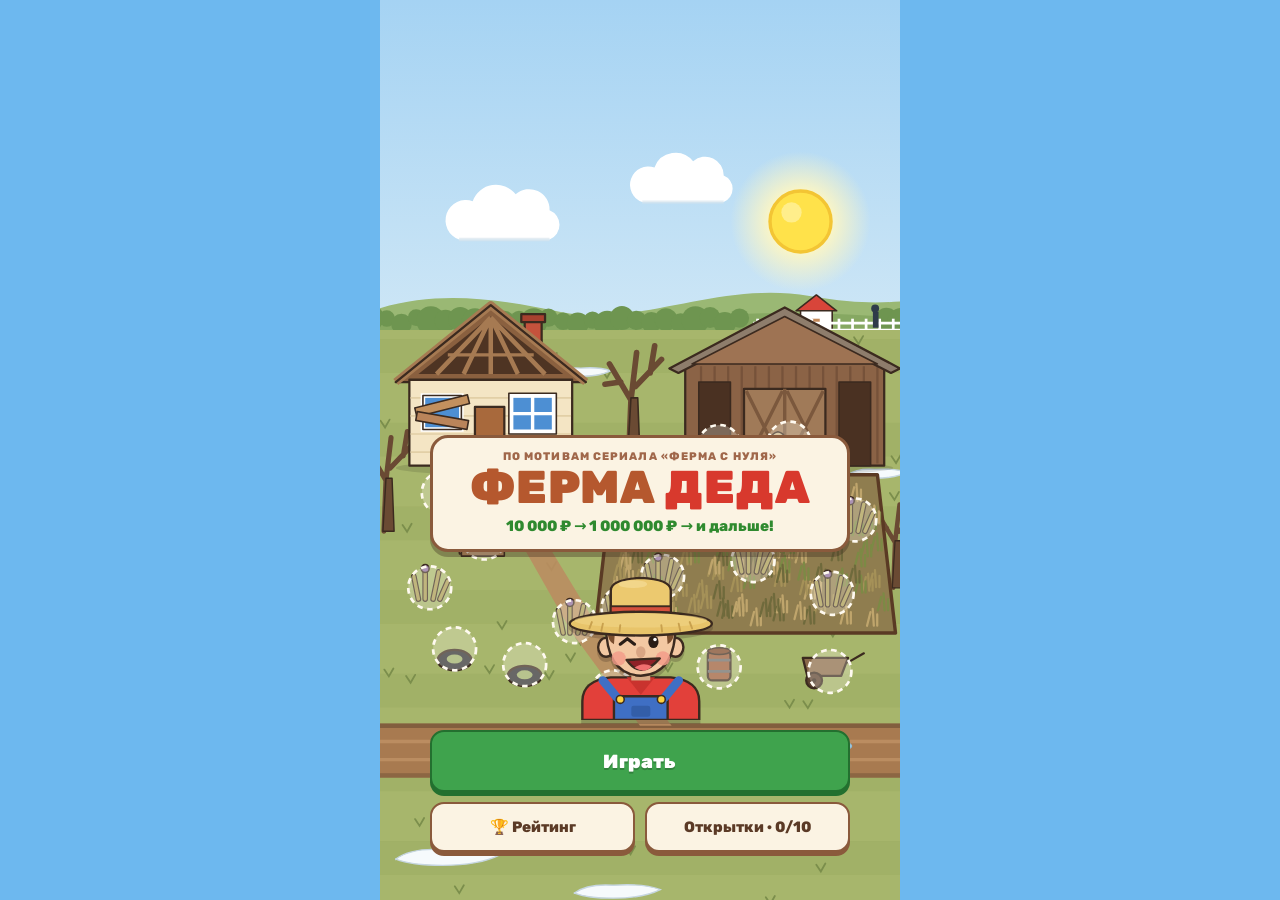
<file: NOXARGENT_STUDIO/apps/ferma-game/webapp/index.html>
<!doctype html>
<html lang="ru">
<head>
  <meta charset="utf-8">
  <meta name="viewport" content="width=device-width, initial-scale=1, maximum-scale=1, user-scalable=no, viewport-fit=cover">
  <title>Ферма деда</title>
  <meta name="theme-color" content="#55b0f1">
  <script src="https://telegram.org/js/telegram-web-app.js"></script>
  <link rel="preconnect" href="https://fonts.googleapis.com">
  <link rel="preconnect" href="https://fonts.gstatic.com" crossorigin>
  <link href="https://fonts.googleapis.com/css2?family=Rubik:wght@500;700;800;900&family=Marck+Script&display=swap" rel="stylesheet">
  <link rel="stylesheet" href="css/style.css">
</head>
<body>
<div id="app">
  <!-- Сцена фермы -->
  <!-- Ферму можно листать: шапка и нижние кнопки стоят на месте -->
  <div class="farm-scroll" id="farmScroll">
    <!-- Сцена = статичная ферма (#scene) + слой анимаций поверх (#anim, свой GPU-слой) -->
    <div class="stage" id="stage">
      <svg id="scene" viewBox="0 0 460 890" preserveAspectRatio="xMidYMax slice" xmlns="http://www.w3.org/2000/svg"></svg>
      <svg id="anim" viewBox="0 0 460 890" preserveAspectRatio="xMidYMax slice" xmlns="http://www.w3.org/2000/svg" aria-hidden="true"></svg>
    </div>
    <!-- Под фермой: листай вниз -->
    <section class="farm-info" id="farmInfo"></section>
    <div class="farm-spacer"></div>
  </div>

  <!-- Шапка-счётчики как в серии -->
  <header class="hud">
    <div class="chips">
      <div class="chip"><span class="lbl" id="monthLbl">МЕСЯЦ</span><span class="val month"><i id="seasonIcon"></i><b id="monthName">Март</b></span></div>
      <div class="chip"><span class="lbl">ДЕНЬГИ</span><span class="val money" id="money">10 000 ₽</span></div>
      <div class="chip"><span class="lbl">КУРЫ</span><span class="val"><i class="ic-hen"></i><b id="hudHens">0</b></span></div>
      <div class="chip"><span class="lbl">УЛЬИ</span><span class="val"><i class="ic-hive"></i><b id="hudHives">0</b></span></div>
    </div>
    <div class="bar goal">
      <span class="bar-lbl" id="goalLbl">ДО МИЛЛИОНА</span>
      <span class="track"><span class="fill" id="goalFill"></span><i></i><i></i><i></i></span>
      <span class="bar-num" id="goalNum">10 000 / 1 000 000 ₽</span>
    </div>
    <div class="rvrow" id="rvRow" hidden>
    <div class="bar rival" id="rivalBar" hidden>
      <span class="rv-me">Ты — <b id="rvMe">0</b></span>
      <span class="track"><span class="fill" id="rvFill"></span></span>
      <span class="rv-nb">Сосед — <b id="rvNb">0</b></span>
    </div>
    <!-- Доверие покупателей 🤝: тап — что это и как поднять -->
    <button class="trust-pill" id="trustPill" aria-label="Доверие покупателей"><span>🤝</span><b id="trustVal">50</b></button>
    </div>
    <div class="fxbar" id="fxBar" hidden></div>
    <div class="bar clean" id="cleanBar">
      <span class="bar-lbl">ЧИСТОТА</span>
      <span class="track"><span class="fill" id="cleanFill"></span><i></i><i></i><i></i></span>
      <span class="bar-num" id="cleanNum">0%</span>
    </div>
    <!-- Быстрые кнопки -->
    <div class="quick" id="quick"></div>
  </header>

  <!-- Помощник -->
  <div class="helper" id="helper">
    <div class="farmer" id="farmer"></div>
    <div class="bubble" id="bubble"></div>
  </div>

  <!-- «Собрать всё»: весь урожай текущей локации одним тапом (раз в 2 минуты; с помощником Ваней — без ожидания и со всех локаций) -->
  <button class="collect-btn" id="collectAll" hidden aria-label="Собрать всё"><i class="cb-ring"></i><span>🧺</span><small>Собрать всё</small><b class="cb-badge" hidden></b></button>

  <!-- Сундучок за время в игре (появляется каждые 10 минут активной игры) -->
  <button class="chest-btn" id="chestBtn" hidden aria-label="Сундучок за время в игре"><span>🎁</span><small>Сундучок!</small></button>

  <!-- Нижняя панель -->
  <nav class="dock">
    <button class="btn side" id="btnBuild"><i class="ic-hammer"></i><span>Стройка</span></button>
    <button class="btn primary" id="btnNext"><span class="month-bar" id="monthBar"></span><span id="nextLbl">Следующий месяц</span></button>
    <button class="btn side" id="btnBook"><i class="ic-book"></i><span>Тетрадь</span></button>
  </nav>

  <!-- Оверлеи: заставка, шторки, событие, итоги, концовка -->
  <div id="layer" hidden></div>

  <div class="toast" id="toast" hidden></div>
</div>
<script src="config.js"></script>
<script type="module" src="js/app.js"></script>
</body>
</html>
</file>
<file: NOXARGENT_STUDIO/apps/ferma-game/webapp/css/style.css>
/* «Ферма деда» — стиль мультика «Ферма с нуля»: кремовые плашки, коричневые контуры, сочные цвета */
:root {
  --cream: #fbf3e3;
  --cream-2: #f3e6cc;
  --line: #8a5a3c;
  --ink: #3b2a1f;
  --label: #a0674a;
  --brown: #5b3a26;
  --gold: #e8a21a;
  --orange: #ec7a1c;
  --green: #2f8a2f;
  --btn: #3fa34d;
  --btn-dark: #23702f;
  --red: #d8392d;
  --sky: #55b0f1;
  --font: "Rubik", system-ui, -apple-system, "Segoe UI", Roboto, sans-serif;
  /* отступы: вырез/статус-бар телефона и кнопки Telegram в полноэкранном режиме (--tg-top/--tg-bot ставит app.js) */
  --safe-top: max(env(safe-area-inset-top, 0px), var(--tg-top, 0px));
  --safe-bot: max(env(safe-area-inset-bottom, 0px), var(--tg-bot, 0px));
}
* { box-sizing: border-box; -webkit-tap-highlight-color: transparent; }
[hidden] { display: none !important; }
html, body { margin: 0; height: 100%; overflow: hidden; background: var(--sky); font-family: var(--font); color: var(--ink);
  user-select: none; -webkit-user-select: none; overscroll-behavior: none; touch-action: manipulation; }
button { font: inherit; color: inherit; cursor: pointer; }

#app { position: relative; height: 100vh; height: 100dvh; height: var(--app-h, 100dvh); /* --app-h — текущая высота окна (JS), не «стабильная» высота Telegram: после сворачивания она застревает */ max-width: 520px; margin: 0 auto; overflow: hidden; }
/* Ферма листается вертикально; шапка, помощник и нижние кнопки — поверх, на месте */
.farm-scroll { position: absolute; inset: 0; overflow-y: auto; overflow-x: hidden; -webkit-overflow-scrolling: touch; overscroll-behavior: contain; scrollbar-width: thin; scrollbar-color: rgba(59,42,31,.35) transparent; }
.farm-scroll::-webkit-scrollbar { width: 5px; } .farm-scroll::-webkit-scrollbar-thumb { background: rgba(59,42,31,.35); border-radius: 3px; }
/* сцена: статичная ферма + слой анимаций поверх; оба — отдельные GPU-слои */
.stage { position: relative; min-height: 100%; display: flex; flex-direction: column; will-change: transform; }
#scene { display: block; width: 100%; height: auto; flex: 1 0 auto; aspect-ratio: 460 / 890; will-change: transform; }
#anim { position: absolute; inset: 0; width: 100%; height: 100%; pointer-events: none; will-change: transform; contain: strict; }
#anim [data-tap] { pointer-events: auto; cursor: pointer; touch-action: manipulation; }
.farm-spacer { height: calc(96px + var(--safe-bot)); background: var(--meadow, #8dc95a); }

/* ---------- HUD ---------- */
.hud { position: absolute; left: 0; right: 0; top: 0; padding: calc(6px + var(--safe-top)) 10px 0; display: grid; gap: 6px; pointer-events: none; z-index: 5; }
.chips { display: grid; grid-template-columns: 1.25fr 1.2fr .8fr .8fr; gap: 6px; }
.chip, .bar { background: var(--cream); border: 2.5px solid var(--line); border-radius: 10px; box-shadow: 0 2px 0 rgba(59,42,31,.25); }
.chip { display: flex; flex-direction: column; align-items: center; padding: 3px 4px 4px; min-width: 0; }
.lbl { font-size: 10px; font-weight: 800; letter-spacing: .06em; color: var(--label); line-height: 1.2; }
.val { display: flex; align-items: center; gap: 4px; font-size: 19px; font-weight: 900; color: var(--orange); line-height: 1.15; white-space: nowrap; }
.val.money { color: var(--gold); font-size: 18px; }
.val.month b { color: var(--green); font-size: 14.5px; letter-spacing: .01em; text-transform: uppercase; }
.val i { width: 16px; height: 16px; flex: none; background-position: center; background-size: contain; background-repeat: no-repeat; }
.bar { display: flex; align-items: center; gap: 8px; padding: 3px 10px; height: 26px; }
.bar-lbl { font-size: 11px; font-weight: 900; color: var(--ink); letter-spacing: .03em; white-space: nowrap; }
.bar-num { font-size: 11px; font-weight: 800; color: var(--ink); white-space: nowrap; }
.track { position: relative; flex: 1; height: 8px; border-radius: 4px; background: #eadcc0; overflow: hidden; }
.track .fill { position: absolute; inset: 0 auto 0 0; width: 1%; min-width: 8px; border-radius: 4px; background: #3fae4f; transition: width .5s cubic-bezier(.2,.8,.2,1); }
.track i { position: absolute; top: 0; bottom: 0; width: 1.5px; background: rgba(138,90,60,.45); }
.track i:nth-of-type(1) { left: 25%; } .track i:nth-of-type(2) { left: 50%; } .track i:nth-of-type(3) { left: 75%; }
.bar.clean .fill { background: linear-gradient(90deg, #f2b632, #3fae4f); }
.bar.clean.done { animation: pop .5s; }

.ic-hen { background-image: url("data:image/svg+xml,%3Csvg xmlns='http://www.w3.org/2000/svg' viewBox='0 0 20 20'%3E%3Cellipse cx='9' cy='12' rx='7' ry='5.5' fill='%23fff' stroke='%233b2a1f' stroke-width='1.4'/%3E%3Ccircle cx='14' cy='7' r='3.5' fill='%23fff' stroke='%233b2a1f' stroke-width='1.4'/%3E%3Cpath d='M13 3l1.5-2 1.5 2z' fill='%23e23b2e'/%3E%3Cpath d='M17 7l3 1-3 1z' fill='%23f4a42a'/%3E%3C/svg%3E"); }
.ic-hive { background-image: url("data:image/svg+xml,%3Csvg xmlns='http://www.w3.org/2000/svg' viewBox='0 0 20 20'%3E%3Cpath d='M2 5h16v3H2z' fill='%23d6463a' stroke='%233b2a1f' stroke-width='1.2'/%3E%3Cpath d='M4 8h12v5H4zM4 13h12v5H4z' fill='%23f2c84b' stroke='%233b2a1f' stroke-width='1.2'/%3E%3C/svg%3E"); }
.ic-sprout { background-image: url("data:image/svg+xml,%3Csvg xmlns='http://www.w3.org/2000/svg' viewBox='0 0 20 20'%3E%3Cpath d='M10 19V9' stroke='%232f8a2f' stroke-width='2.4'/%3E%3Cpath d='M10 10C10 5 6 3 2 4c0 4 3 6 8 6zM10 9c0-4 3-6 8-6 0 4-3 6-8 6z' fill='%233fae4f'/%3E%3C/svg%3E"); }
.ic-sun { background-image: url("data:image/svg+xml,%3Csvg xmlns='http://www.w3.org/2000/svg' viewBox='0 0 20 20'%3E%3Cg stroke='%23f2a516' stroke-width='2' stroke-linecap='round'%3E%3Cpath d='M10 1v3M10 16v3M1 10h3M16 10h3M3.6 3.6l2 2M14.4 14.4l2 2M3.6 16.4l2-2M14.4 5.6l2-2'/%3E%3C/g%3E%3Ccircle cx='10' cy='10' r='4.5' fill='%23ffd23f'/%3E%3C/svg%3E"); }
.ic-leaf { background-image: url("data:image/svg+xml,%3Csvg xmlns='http://www.w3.org/2000/svg' viewBox='0 0 20 20'%3E%3Cpath d='M10 1l2 5 5-2-2 5 4 2-5 2 1 5-5-3-5 3 1-5-5-2 4-2-2-5 5 2z' fill='%23ec7a1c'/%3E%3C/svg%3E"); }
.ic-flake { background-image: url("data:image/svg+xml,%3Csvg xmlns='http://www.w3.org/2000/svg' viewBox='0 0 20 20'%3E%3Cg stroke='%234a90d9' stroke-width='2' stroke-linecap='round'%3E%3Cpath d='M10 1v18M2.2 5.5l15.6 9M2.2 14.5l15.6-9M7 2.5l3 2.5 3-2.5M7 17.5l3-2.5 3 2.5'/%3E%3C/g%3E%3C/svg%3E"); }
.ic-hammer { background-image: url("data:image/svg+xml,%3Csvg xmlns='http://www.w3.org/2000/svg' viewBox='0 0 24 24'%3E%3Cpath d='M13 9l-9 9 2.5 2.5 9-9z' fill='%23b9844f' stroke='%233b2a1f' stroke-width='1.5' stroke-linejoin='round'/%3E%3Cpath d='M10 6l5-3 6 6-3 5z' fill='%23757d85' stroke='%233b2a1f' stroke-width='1.5' stroke-linejoin='round'/%3E%3C/svg%3E"); }
.ic-book { background-image: url("data:image/svg+xml,%3Csvg xmlns='http://www.w3.org/2000/svg' viewBox='0 0 24 24'%3E%3Crect x='4' y='2.5' width='16' height='19' rx='2' fill='%23e05a3a' stroke='%233b2a1f' stroke-width='1.5'/%3E%3Crect x='7.5' y='6' width='9' height='4' rx='1' fill='%23fbf3e3'/%3E%3Cpath d='M4 6h-1.5M4 10h-1.5M4 14h-1.5M4 18h-1.5' stroke='%233b2a1f' stroke-width='1.5'/%3E%3C/svg%3E"); }

/* ---------- Помощник ---------- */
.helper { position: absolute; left: 6px; right: 10px; bottom: calc(84px + var(--safe-bot)); display: flex; align-items: flex-end; gap: 4px; z-index: 4; pointer-events: none; }
.farmer { width: 92px; height: 97px; flex: none; filter: drop-shadow(0 3px 0 rgba(59,42,31,.2)); transform-origin: 50% 100%; animation: breathe 3.2s ease-in-out infinite; pointer-events: auto; }
.farmer svg { width: 100%; height: 100%; display: block; }
.bubble { position: relative; margin-bottom: 30px; background: var(--cream); border: 2.5px solid var(--line); border-radius: 14px; padding: 8px 12px;
  font-size: 14px; font-weight: 700; line-height: 1.3; color: var(--brown); max-width: 260px; box-shadow: 0 2px 0 rgba(59,42,31,.25); animation: pop .35s; }
.bubble::before { content: ""; position: absolute; left: -11px; bottom: 12px; border: 7px solid transparent; border-right: 10px solid var(--line); border-left: 0; }
.bubble::after { content: ""; position: absolute; left: -7px; bottom: 13px; border: 6px solid transparent; border-right: 8px solid var(--cream); border-left: 0; }
.bubble b { color: var(--red); }

/* ---------- Нижняя панель ---------- */
.dock { position: absolute; left: 0; right: 0; bottom: 0; padding: 8px 10px calc(10px + var(--safe-bot)); display: grid; grid-template-columns: 78px 1fr 78px; gap: 8px; z-index: 5;
  background: linear-gradient(transparent, rgba(59,42,31,.18)); }
.btn { border: 2.5px solid var(--line); border-radius: 14px; background: var(--cream); box-shadow: 0 4px 0 var(--line); min-height: 60px;
  display: flex; flex-direction: column; align-items: center; justify-content: center; gap: 2px; font-weight: 800; font-size: 12px; color: var(--brown);
  transition: transform .08s, box-shadow .08s; }
.btn:active { transform: translateY(3px); box-shadow: 0 1px 0 var(--line); }
.btn i { width: 26px; height: 26px; background-position: center; background-size: contain; background-repeat: no-repeat; }
.btn.primary { background: var(--btn); border-color: var(--btn-dark); box-shadow: 0 4px 0 var(--btn-dark); color: #fff; font-size: 16px; font-weight: 900; white-space: nowrap;
  letter-spacing: .01em; text-shadow: 0 2px 0 rgba(0,0,0,.2); }
.btn.primary:active { box-shadow: 0 1px 0 var(--btn-dark); }
.btn.primary.locked { background: #b9ad94; border-color: #8a7b60; box-shadow: 0 4px 0 #8a7b60; font-size: 14px; }
.btn.primary small { display: block; font-size: 11px; font-weight: 700; opacity: .9; }

/* ---------- Сцена: интерактив ---------- */
#scene [data-tap] { cursor: pointer; }
.trash .trash-art { animation: wobble 2.6s ease-in-out infinite; }
.trash.cracked { opacity: .8; }
.slot-area { fill: rgba(255,255,255,.18); stroke: #fffaf0; stroke-width: 2.5; stroke-dasharray: 7 6; }
.slot-pin { animation: pulse 1.6s ease-in-out infinite; transform-box: fill-box; transform-origin: center; }
.ready .bob { animation: bob 1.4s ease-in-out infinite; }
.hen { transform-box: fill-box; animation: peck 2.4s ease-in-out infinite; }
.cloud { animation: drift 30s ease-in-out infinite alternate; }
.smoke circle { fill: #e9eef2; stroke: #c3cfd8; stroke-width: 1.2; animation: smoke 3s ease-out infinite; transform-box: fill-box; transform-origin: center; }
.smoke circle:nth-child(2) { animation-delay: -1s; } .smoke circle:nth-child(3) { animation-delay: -2s; }
.bees circle { animation: buzz 1.2s ease-in-out infinite alternate; }
.leaves path { animation: fall 6s linear infinite; }
.snowfall circle { animation: snow 8s linear infinite; }
.float { animation: floatUp 1.1s ease-out forwards; }
.puff circle { transform-box: fill-box; transform-origin: center; animation: puff .55s ease-out forwards; }
.bump { animation: bumpAnim .25s; transform-box: fill-box; transform-origin: 50% 100%; }

/* ---------- Шторка ---------- */
.sheet-wrap { position: absolute; inset: 0; background: rgba(40,28,20,.45); z-index: 20; display: flex; align-items: flex-end; animation: fade .2s; }
.sheet { width: 100%; max-height: 82%; overflow: auto; background: var(--cream); border-top: 3px solid var(--line); border-radius: 22px 22px 0 0;
  padding: 10px 14px calc(16px + var(--safe-bot)); animation: up .25s cubic-bezier(.2,.8,.2,1); }
.sheet .grab { width: 44px; height: 5px; border-radius: 3px; background: #d8c6a4; margin: 0 auto 10px; }
.sheet h2 { margin: 0 0 10px; font-size: 22px; font-weight: 900; color: var(--brown); text-transform: uppercase; letter-spacing: .02em; }
.card { display: grid; grid-template-columns: 1fr auto; gap: 4px 10px; background: #fff; border: 2.5px solid var(--line); border-radius: 14px; padding: 10px 12px; margin-bottom: 10px; }
.card h3 { margin: 0; font-size: 17px; font-weight: 900; color: var(--brown); }
.card .price { font-weight: 900; color: var(--gold); font-size: 17px; text-align: right; }
.card p { grid-column: 1 / -1; margin: 0; font-size: 13px; font-weight: 500; color: #6b5444; line-height: 1.35; }
.card .tags { grid-column: 1 / -1; display: flex; flex-wrap: wrap; gap: 6px; }
.tag { font-size: 11.5px; font-weight: 800; padding: 3px 8px; border-radius: 8px; background: var(--cream-2); color: var(--brown); }
.tag.inc { background: #dff2d8; color: var(--green); }
.card .go { grid-column: 1 / -1; margin-top: 4px; min-height: 48px; font-size: 16px; }
.card.done { opacity: .6; }
.card.lock .go { background: #cfc4ad; border-color: #a49579; box-shadow: 0 4px 0 #a49579; }
.tabs { display: flex; gap: 6px; margin-bottom: 10px; }
.tabs button { flex: 1; min-height: 40px; border-radius: 10px; border: 2px solid var(--line); background: #fff; font-weight: 800; font-size: 13px; color: var(--brown); }
.tabs button.on { background: var(--btn); border-color: var(--btn-dark); color: #fff; }
.todo { list-style: none; padding: 0; margin: 0; }
.todo li { display: flex; gap: 10px; align-items: center; padding: 10px 4px; border-bottom: 2px dashed #e3d3b4; font-weight: 700; font-size: 15px; color: var(--brown); }
.todo li .box { width: 22px; height: 22px; border: 2.5px solid var(--line); border-radius: 6px; flex: none; display: grid; place-items: center; color: var(--green); font-weight: 900; }

/* ---------- Событие месяца ---------- */
.event-wrap { position: absolute; inset: 0; z-index: 30; background: rgba(40,28,20,.5); display: flex; flex-direction: column; justify-content: center; padding: 16px 12px; gap: 14px; animation: fade .25s; }
.ev-title { background: var(--cream); border: 3px solid var(--line); border-radius: 16px; padding: 14px 12px; text-align: center; box-shadow: 0 4px 0 rgba(59,42,31,.35); animation: pop .4s; }
.ev-title .kicker { font-size: 12px; font-weight: 800; letter-spacing: .1em; color: var(--label); }
.ev-title h2 { margin: 2px 0 6px; font-size: 32px; line-height: 1.05; font-weight: 900; color: #b5582e; text-transform: uppercase; }
.ev-title h2 em { font-style: normal; color: var(--red); }
.ev-title p { margin: 0; font-size: 14.5px; font-weight: 600; color: var(--brown); line-height: 1.35; }
.ev-opts { display: grid; grid-template-columns: 1fr 1fr; gap: 10px; }
.opt { background: var(--cream); border: 3px solid #c0703e; border-radius: 16px; padding: 12px 8px; text-align: center; box-shadow: 0 4px 0 #a45a2e;
  display: flex; flex-direction: column; align-items: center; gap: 6px; animation: pop .45s backwards; }
.opt + .opt { border-color: #b8ab98; box-shadow: 0 4px 0 #978a77; animation-delay: .08s; }
.opt:active { transform: translateY(3px); box-shadow: 0 1px 0 #a45a2e; }
.opt svg { width: 84px; height: 64px; }
.opt b { font-size: 20px; font-weight: 900; color: #b5582e; text-transform: uppercase; }
.opt + .opt b { color: #8a7f72; }
.opt span { font-size: 13px; font-weight: 600; color: var(--brown); line-height: 1.3; }

/* ---------- Прочее ---------- */
.toast { position: absolute; left: 50%; top: calc(120px + var(--safe-top)); transform: translateX(-50%); z-index: 40; background: var(--brown); color: #fff;
  padding: 10px 16px; border-radius: 12px; font-weight: 800; font-size: 14px; box-shadow: 0 4px 0 rgba(0,0,0,.25); animation: pop .3s; white-space: nowrap; }
.proto { position: absolute; right: 8px; top: calc(122px + var(--safe-top)); z-index: 10; display: flex; flex-direction: column; align-items: flex-end; gap: 4px; }
.proto button { background: rgba(59,42,31,.75); color: #fff; border: 0; border-radius: 8px; padding: 5px 8px; font-size: 11px; font-weight: 800; }
.proto-body { display: flex; flex-direction: column; gap: 4px; align-items: flex-end; }

@keyframes pop { 0% { transform: scale(.85); opacity: 0 } 70% { transform: scale(1.03) } 100% { transform: scale(1); opacity: 1 } }
@keyframes fade { from { opacity: 0 } }
@keyframes up { from { transform: translateY(100%) } }
@keyframes breathe { 50% { transform: scaleY(1.025) rotate(-1deg) } }
@keyframes wobble { 0%, 100% { transform: rotate(0) } 50% { transform: rotate(-2.5deg) } }
@keyframes dash { to { stroke-dashoffset: -26 } }
@keyframes pulse { 50% { transform: scale(1.14) } }
@keyframes bob { 50% { transform: translateY(-4px) } }
@keyframes peck { 0%, 60%, 100% { transform: translateX(0) } 30% { transform: translateX(6px) } 80% { transform: translateY(2px) rotate(8deg) } }
@keyframes drift { to { transform: translateX(30px) } }
@keyframes smoke { 0% { transform: translateY(10px) scale(.5); opacity: 0 } 30% { opacity: .95 } 100% { transform: translateY(-26px) scale(1.25); opacity: 0 } }
@keyframes buzz { to { transform: translate(4px, -5px) } }
@keyframes fall { from { transform: translate(0, -340px) rotate(0) } to { transform: translate(40px, 500px) rotate(320deg) } }
@keyframes snow { from { transform: translateY(-720px) } to { transform: translateY(200px) } }
@keyframes floatUp { from { transform: translateY(0); opacity: 1 } to { transform: translateY(-46px); opacity: 0 } }
@keyframes puff { from { transform: scale(.3); opacity: 1 } to { transform: scale(1.5); opacity: 0 } }
@keyframes bumpAnim { 50% { transform: scale(1.08, .92) } }
@media (prefers-reduced-motion: reduce) { *, *::before, *::after { animation: none !important; transition: none !important; } }

/* ================= Экраны v1 ================= */
#layer { position: absolute; inset: 0; z-index: 20; }
#layer.event-wrap { z-index: 30; }
.screen { display: flex; flex-direction: column; align-items: center; justify-content: center; padding: calc(16px + var(--safe-top)) 14px calc(16px + var(--safe-bot)); overflow: auto; animation: fade .25s; }
.screen.dim { background: rgba(40,28,20,.55); }
.btn.big { width: 100%; min-height: 62px; font-size: 19px; }
.btn.big small { font-size: 12px; }
.btn.wide { width: 100%; min-height: 50px; font-size: 15px; flex-direction: row; }
.row { display: flex; gap: 10px; width: 100%; }
.val.money.neg { color: var(--red); }
.goal { pointer-events: auto; cursor: pointer; }

/* Заставка */
.splash { width: 100%; max-width: 420px; display: flex; flex-direction: column; align-items: center; gap: 10px; margin-top: auto; }
.logo { background: var(--cream); border: 3px solid var(--line); border-radius: 18px; padding: 12px 14px 14px; text-align: center; width: 100%; box-shadow: 0 5px 0 rgba(59,42,31,.35); animation: pop .45s; }
.logo .kicker, .report .kicker, .ending .kicker { font-size: 11px; font-weight: 800; letter-spacing: .1em; color: var(--label); text-transform: uppercase; }
.logo h1 { margin: 2px 0; font-size: 46px; line-height: 1; font-weight: 900; color: #b5582e; text-transform: uppercase; letter-spacing: .01em; }
.logo h1 em { font-style: normal; color: var(--red); }
.logo p { margin: 6px 0 0; font-size: 15px; font-weight: 800; color: var(--green); }
.splash-farmer { width: 150px; height: 158px; animation: breathe 3.2s ease-in-out infinite; transform-origin: 50% 100%; filter: drop-shadow(0 4px 0 rgba(59,42,31,.25)); }
.splash-farmer svg, .intro-farmer svg { width: 100%; height: 100%; }
.splash-btns { width: 100%; display: grid; gap: 10px; }

/* Интро */
.intro { width: 100%; max-width: 420px; display: flex; flex-direction: column; align-items: center; gap: 12px; }
.letter { background: #fffaf0 repeating-linear-gradient(transparent 0 27px, #e7dcc6 27px 28px); border: 3px solid var(--line); border-radius: 6px 6px 18px 6px; padding: 16px 18px;
  font-family: "Marck Script", cursive; font-size: 22px; line-height: 28px; color: #3a3a6a; width: 100%; transform: rotate(-1.2deg); box-shadow: 0 5px 0 rgba(59,42,31,.3); animation: pop .4s; }
.letter p { margin: 0 0 4px; }
.letter .sign { text-align: right; margin-top: 8px; }
.card-big { background: var(--cream); border: 3px solid var(--line); border-radius: 18px; padding: 18px 16px; text-align: center; width: 100%; box-shadow: 0 5px 0 rgba(59,42,31,.3); animation: pop .4s; }
.card-big .big-num { font-size: 44px; font-weight: 900; color: var(--gold); }
.card-big .big-num.green { color: var(--green); }
.card-big p { margin: 6px 0 0; font-size: 16px; font-weight: 600; color: var(--brown); line-height: 1.4; }
.intro-farmer { width: 120px; height: 126px; }
.dots { display: flex; gap: 8px; }
.dots i { width: 10px; height: 10px; border-radius: 50%; background: rgba(255,255,255,.5); border: 2px solid var(--line); }
.dots i.on { background: var(--btn); }

/* Диалог */
.dialog { background: var(--cream); border: 3px solid var(--line); border-radius: 18px; padding: 18px 16px; width: 100%; max-width: 400px; animation: pop .3s; }
.dialog h3 { margin: 0 0 6px; font-size: 22px; font-weight: 900; color: var(--brown); }
.dialog p { margin: 0 0 14px; font-weight: 600; color: var(--brown); line-height: 1.4; }

/* Стройка/тетрадь */
.money-line { font-weight: 700; color: var(--brown); margin: -4px 0 10px; }
.money-line b { color: var(--gold); }
.sub { font-size: 12px; font-weight: 900; letter-spacing: .08em; color: var(--label); text-transform: uppercase; margin: 12px 0 6px; }
.card .price s { color: #b9a68c; font-size: 13px; }
.tag.ok { grid-column: 1 / -1; text-align: center; background: #dff2d8; color: var(--green); padding: 8px; }
.card.unit p { font-weight: 700; }
.note { font-size: 13px; color: #6b5444; font-weight: 600; line-height: 1.4; }
.note b { color: var(--gold); }
.todo li.ok { color: var(--green); }
.todo.small li { justify-content: space-between; font-size: 14px; padding: 7px 4px; }
.todo.small li span { color: var(--red); }
.todo.story li { display: block; font-size: 14px; font-weight: 600; }
.todo.story .m { display: inline-block; min-width: 76px; font-weight: 900; color: var(--label); font-size: 12px; text-transform: uppercase; }
.ledger { width: 100%; border-collapse: collapse; font-size: 13px; font-weight: 700; color: var(--brown); }
.ledger th { font-size: 11px; color: var(--label); text-align: left; padding: 4px 3px; border-bottom: 2px solid var(--line); }
.ledger td { padding: 7px 3px; border-bottom: 2px dashed #e3d3b4; white-space: nowrap; }
.ledger .empty { text-align: center; color: #9a8670; padding: 14px; white-space: normal; }
.plus { color: var(--green); } .minus { color: var(--red); }
.debt { margin-top: 12px; background: #fde6e3; border: 2px solid #d8392d; border-radius: 12px; padding: 10px; font-weight: 700; color: var(--brown); display: grid; gap: 8px; }

/* Событие */
.opt { position: relative; }
.opt.off { opacity: .55; filter: grayscale(.6); }
.opt em { font-style: normal; font-size: 11.5px; font-weight: 800; color: var(--red); }
.btn.pass { background: var(--cream); }
#layer.event-wrap .btn.pass { min-height: 52px; }

/* Итоги */
.report, .ending, .album-screen { background: var(--cream); border: 3px solid var(--line); border-radius: 20px; padding: 14px; width: 100%; max-width: 420px; box-shadow: 0 5px 0 rgba(59,42,31,.35); animation: pop .35s; }
.report h2 { margin: 0 0 8px; font-size: 30px; font-weight: 900; color: #b5582e; text-transform: uppercase; }
.ev-res { background: #fff; border: 2px dashed var(--line); border-radius: 12px; padding: 8px 10px; font-size: 14px; font-weight: 600; color: var(--brown); line-height: 1.35; margin-bottom: 8px; }
.lines { list-style: none; margin: 0 0 8px; padding: 0; }
.lines li { display: flex; justify-content: space-between; align-items: center; gap: 8px; padding: 6px 2px; border-bottom: 2px dashed #e3d3b4; font-weight: 700; font-size: 14.5px; color: var(--brown); }
.lines li small { display: block; font-size: 11.5px; font-weight: 600; color: #9a8670; }
.lines li b { white-space: nowrap; }
.lines .empty { color: #9a8670; }
.warn { background: #fde6e3; color: #a42a20; border-radius: 10px; padding: 7px 10px; font-weight: 800; font-size: 13.5px; margin-bottom: 6px; }
.total { display: flex; justify-content: space-between; align-items: baseline; font-weight: 900; font-size: 20px; color: var(--brown); padding: 4px 2px; }
.total.sm { font-size: 15px; font-weight: 800; }
.total.sm b { color: var(--gold); }
.report .btn.big, .ending .btn.big, .album-screen .btn.big { margin-top: 10px; }

/* Концовка и альбом */
.ending { text-align: center; display: flex; flex-direction: column; align-items: center; gap: 8px; }
.postcard { position: relative; background: #fff; border: 3px solid var(--line); border-radius: 12px; padding: 6px 6px 8px; box-shadow: 0 4px 0 rgba(59,42,31,.3); }
.postcard svg { display: block; width: 100%; border-radius: 6px; border: 2px solid var(--c, var(--line)); }
.postcard .pc-title { margin-top: 6px; font-weight: 900; font-size: 15px; color: var(--c, var(--brown)); text-transform: uppercase; }
.postcard .pc-cap { font-size: 12px; font-weight: 800; color: var(--brown); }
.postcard.big { width: 100%; transform: rotate(-1.5deg); animation: pop .5s; }
.postcard.big .pc-title { font-size: 26px; }
.postcard.locked { opacity: .7; }
.pc-sub { margin: 4px 0; font-weight: 700; color: var(--brown); line-height: 1.35; }
.stats { display: grid; grid-template-columns: repeat(3, 1fr); gap: 6px; width: 100%; }
.stats div { background: #fff; border: 2px solid var(--line); border-radius: 10px; padding: 5px; }
.stats span { display: block; font-size: 10.5px; font-weight: 800; color: var(--label); text-transform: uppercase; }
.stats b { font-size: 15px; color: var(--brown); }
.album { display: grid; grid-template-columns: 1fr 1fr; gap: 10px; }
.album-screen h2 { margin: 0 0 10px; font-size: 24px; font-weight: 900; color: #b5582e; text-transform: uppercase; text-align: center; }
.fox-sneak { animation: sneak 2.4s ease-in-out infinite; }
@keyframes sneak { 50% { transform: translateX(-8px) } }
#fx, #fx * { pointer-events: none; }
#app.covered .helper, #app.covered .dock { visibility: hidden; }
#app.bare .hud { visibility: hidden; }

/* ===== Уборка: подсветка и анимации ===== */
.tap-ring { fill: rgba(255,250,235,.28); stroke: #fffaf0; stroke-width: 2.4; stroke-dasharray: 5 4; transform-box: fill-box; transform-origin: center; animation: ring 1.5s ease-in-out infinite; pointer-events: none; }
.trash .trash-art { transform-box: fill-box; transform-origin: 50% 100%; }
.trash.fly { pointer-events: none; animation: none; }
.trash.fly .trash-art { animation: flyAway .45s cubic-bezier(.4,0,.8,.4) forwards; }
.trash.cut { pointer-events: none; animation: none; }
.trash.cut .trash-art { animation: cutDown .4s ease-in forwards; }
.trash.fly .tap-ring, .trash.cut .tap-ring { display: none; }
.slot-area { animation: glow 1.6s ease-in-out infinite; }
#ready .bob { filter: drop-shadow(0 0 4px rgba(255,236,150,.95)); }
@keyframes ring { 0%, 100% { transform: scale(.9); opacity: .55 } 50% { transform: scale(1.15); opacity: 1 } }
@keyframes flyAway { to { transform: translate(30px, -120px) rotate(200deg) scale(.3); opacity: 0 } }
@keyframes cutDown { 40% { transform: scaleY(.25) skewX(18deg) } to { transform: scaleY(0) translateY(6px); opacity: 0 } }
@keyframes glow { 50% { opacity: .55 } }

/* ===== v2: таймер месяца, уровни, поздравления ===== */
#btnNext { position: relative; overflow: hidden; }
#btnNext .month-bar { position: absolute; left: 0; bottom: 0; height: 5px; width: 0; background: rgba(255,255,255,.55); transition: width 1s linear; }
#btnNext.wait { background: #6fae66; border-color: #3f7a3a; box-shadow: 0 4px 0 #3f7a3a; font-size: 15px; }
#btnNext.ready { animation: readyPulse 1.4s ease-in-out infinite; }
#btnNext span { position: relative; }
@keyframes readyPulse { 50% { transform: scale(1.04); } }
.bubble[hidden] { display: none !important; }
.lvl { grid-column: 1 / -1; display: flex; align-items: center; gap: 3px; }
.lvl i { width: 14px; height: 8px; border-radius: 3px; background: #eadcc0; border: 1.5px solid #c9b48e; }
.lvl i.on { background: #f2b632; border-color: #b8801a; }
.lvl span { margin-left: 6px; font-size: 12px; font-weight: 900; color: var(--label); }
.btn.ghost { background: transparent; border-color: rgba(255,255,255,.7); color: #fff; box-shadow: none; text-shadow: 0 1px 2px rgba(0,0,0,.4); }
.goal-next { background: #fff; border: 2px dashed var(--line); border-radius: 12px; padding: 8px 10px; font-weight: 700; color: var(--brown); width: 100%; line-height: 1.4; font-size: 14px; }
.goal-next b { color: var(--green); }
.ending { position: relative; overflow: hidden; }
.confetti { position: absolute; inset: 0; pointer-events: none; }
.confetti i { position: absolute; top: -10px; left: var(--x); width: 8px; height: 12px; background: var(--c); border-radius: 2px; animation: confetti 2.2s var(--d) ease-in infinite; }
@keyframes confetti { 0% { transform: translateY(0) rotate(0); opacity: 1 } 100% { transform: translateY(600px) rotate(540deg); opacity: 0 } }
.lvl-tag { font-family: Rubik, sans-serif; font-weight: 900; font-size: 10px; fill: #fff; }
.tractor-drive { animation: drive 26s linear infinite; pointer-events: none; }
@keyframes drive { 0% { transform: translateX(-380px) } 48% { transform: translateX(160px) } 50% { transform: translateX(160px) scaleX(1) } 100% { transform: translateX(-380px) } }
#far .smoke circle { fill: #e9eef2; stroke: #c3cfd8; }

/* ===== Рейтинг ===== */
.rating { display: flex; flex-direction: column; max-height: 88%; }
.r-list { display: flex; flex-direction: column; min-height: 0; flex: 1; }
.r-top { list-style: none; margin: 0; padding: 0; overflow: auto; flex: 1; min-height: 120px; }
.r-top li, .r-me li { display: grid; grid-template-columns: 38px 1fr auto; align-items: center; gap: 6px; padding: 9px 6px; border-bottom: 2px dashed #e3d3b4; font-weight: 800; color: var(--brown); }
.r-top li.me, .r-me li { background: #fff5d6; border-radius: 10px; }
.rk { font-size: 17px; text-align: center; font-weight: 900; color: var(--label); }
.nm { overflow: hidden; text-overflow: ellipsis; white-space: nowrap; }
.nm small { display: block; font-size: 11px; color: #9a8670; font-weight: 700; }
.r-top b, .r-me b { color: var(--gold); white-space: nowrap; }
.r-me { position: sticky; bottom: 0; background: var(--cream); border-top: 3px solid var(--line); margin: 6px -14px 0; padding: 8px 14px 4px; }
.r-me ol { list-style: none; margin: 0; padding: 0; }
.r-me-lbl { font-size: 11px; font-weight: 900; letter-spacing: .06em; color: var(--label); text-transform: uppercase; margin-bottom: 4px; }
.r-name { display: flex; gap: 8px; margin-top: 8px; }
.r-name input { flex: 1; min-width: 0; font: inherit; font-weight: 700; padding: 10px 12px; border: 2px solid var(--line); border-radius: 10px; background: #fff; color: var(--brown); }
.r-name .btn { min-height: 44px; padding: 0 16px; flex-direction: row; }
.note code { background: #fff; padding: 1px 4px; border-radius: 4px; }

/* ===== Быстрые кнопки и настройки ===== */
.quick { display: flex; justify-content: flex-end; gap: 6px; pointer-events: auto; }
.qbtn { width: 54px; height: 50px; border-radius: 14px; border: 2.5px solid var(--line); background: rgba(251,243,227,.94); box-shadow: 0 3px 0 rgba(59,42,31,.3);
  display: flex; flex-direction: column; align-items: center; justify-content: center; gap: 0; padding: 0; transition: transform .08s; }
.qbtn span { font-size: 20px; line-height: 1.1; }
.qbtn small { font-size: 9px; font-weight: 800; color: var(--brown); letter-spacing: .01em; }
.qbtn:active { transform: translateY(2px); box-shadow: 0 1px 0 rgba(59,42,31,.3); }
#app.clean-phase .quick { display: none; }
.settings { list-style: none; margin: 0 0 10px; padding: 0; }
.settings li { display: flex; align-items: center; justify-content: space-between; gap: 10px; padding: 12px 4px; border-bottom: 2px dashed #e3d3b4; font-weight: 800; color: var(--brown); font-size: 15px; }
.settings li small { display: block; font-weight: 600; font-size: 12px; color: #9a8670; }
.switch { width: 54px; height: 30px; border-radius: 15px; border: 2.5px solid var(--line); background: #e3d6bc; position: relative; flex: none; padding: 0; }
.switch::after { content: ""; position: absolute; top: 2px; left: 2px; width: 21px; height: 21px; border-radius: 50%; background: #fff; border: 2px solid var(--line); transition: left .15s; }
.switch.on { background: var(--btn); }
.switch.on::after { left: 25px; }
.rules p { margin: 0 0 10px; font-weight: 600; color: var(--brown); line-height: 1.45; font-size: 14.5px; }
.rules b { color: #b5582e; }
.settings .r-name { margin: 0; flex: 1; }
.btn.danger { color: var(--red); }

/* ===== «Моя ферма» под картинкой ===== */
.farm-info { background: var(--meadow, #3f8f31); padding: 0 12px; }
.farm-info:empty { display: none; }
.fi-card { background: var(--cream); border: 3px solid var(--line); border-radius: 18px; padding: 12px; box-shadow: 0 4px 0 rgba(59,42,31,.3); }
.fi-head { display: flex; align-items: baseline; justify-content: space-between; margin-bottom: 8px; }
.fi-title { font-size: 20px; font-weight: 900; color: #b5582e; text-transform: uppercase; }
.fi-sub { font-size: 13px; font-weight: 800; color: var(--label); }
.fi-stats { display: grid; grid-template-columns: 1fr 1fr; gap: 6px; }
.fi-stats div { background: #fff; border: 2px solid var(--line); border-radius: 10px; padding: 6px 8px; }
.fi-stats span { display: block; font-size: 10.5px; font-weight: 900; letter-spacing: .05em; color: var(--label); text-transform: uppercase; }
.fi-stats b { font-size: 16px; color: var(--gold); }
.fi-lbl { margin: 10px 0 2px; font-size: 11px; font-weight: 900; letter-spacing: .06em; color: var(--label); text-transform: uppercase; }
.fi-btns { display: grid; grid-template-columns: repeat(3, 1fr); gap: 8px; margin-top: 10px; }
.fi-btns .btn { min-height: 58px; font-size: 22px; }
.fi-btns .btn small { font-size: 11.5px; font-weight: 800; color: var(--brown); }
.farm-spacer { margin-top: -1px; }
.fi-card .todo.small li { justify-content: flex-start; }
#app.info-view .helper { opacity: 0; pointer-events: none; transition: opacity .2s; }
.helper { transition: opacity .2s; }

/* ===== Рейтинг: закрыть, заглушка ===== */
.sheet-head { display: flex; align-items: center; justify-content: space-between; gap: 8px; margin-bottom: 10px; }
.sheet-head h2 { margin: 0; }
.x-close { border: 2.5px solid var(--line); background: #fff; border-radius: 12px; padding: 8px 12px; font: inherit; font-weight: 900; font-size: 14px; color: var(--brown); box-shadow: 0 3px 0 rgba(59,42,31,.3); white-space: nowrap; }
.x-close:active { transform: translateY(2px); box-shadow: 0 1px 0 rgba(59,42,31,.3); }
.r-empty { flex: 1; display: flex; flex-direction: column; align-items: center; justify-content: center; text-align: center; gap: 6px; padding: 24px 12px; color: var(--brown); }
.r-empty-ico { font-size: 54px; animation: bob 1.6s ease-in-out infinite; }
.r-empty b { font-size: 19px; font-weight: 900; color: #b5582e; }
.r-empty span { font-size: 14px; font-weight: 600; color: #6b5444; }

/* ===== Подсказки фермера по центру ===== */
#coach { position: absolute; inset: 0; z-index: 45; display: flex; align-items: center; justify-content: center; }
#coach[hidden] { display: none; }
.coach-dim { position: absolute; inset: 0; background: rgba(30,20,12,.55); }
#coach.show .coach-dim { animation: fade .25s; }
.coach-box { position: relative; display: flex; flex-direction: column; align-items: center; gap: 0; width: 100%; max-width: 420px; padding: 0 14px; }
.coach-bubble { position: relative; width: 100%; background: var(--cream); border: 3px solid var(--line); border-radius: 18px; padding: 14px 16px 10px; box-shadow: 0 5px 0 rgba(59,42,31,.35); cursor: pointer; }
#coach.show .coach-bubble { animation: pop .35s; }
.coach-bubble::after { content: ""; position: absolute; left: 50%; bottom: -16px; transform: translateX(-50%); border: 14px solid transparent; border-top: 16px solid var(--line); border-bottom: 0; }
.coach-bubble::before { content: ""; position: absolute; left: 50%; bottom: -11px; transform: translateX(-50%); border: 11px solid transparent; border-top: 13px solid var(--cream); border-bottom: 0; z-index: 1; }
.coach-text { min-height: 66px; font-size: 18px; font-weight: 700; line-height: 1.4; color: var(--brown); }
.coach-text b { color: var(--red); }
.coach-foot { display: flex; align-items: center; justify-content: space-between; margin-top: 8px; }
.coach-hint { font-size: 11.5px; font-weight: 800; color: #9a8670; text-transform: uppercase; letter-spacing: .05em; }
.coach-skip { border: 2.5px solid var(--btn-dark); background: var(--btn); color: #fff; border-radius: 12px; padding: 8px 14px; font: inherit; font-weight: 900; font-size: 14px; box-shadow: 0 3px 0 var(--btn-dark); }
.coach-skip:active { transform: translateY(2px); box-shadow: 0 1px 0 var(--btn-dark); }
.coach-farmer { width: auto; height: 33vh; max-height: 300px; aspect-ratio: 190 / 200; margin-top: 18px; filter: drop-shadow(0 6px 0 rgba(0,0,0,.25)); animation: breathe 3.2s ease-in-out infinite; transform-origin: 50% 100%; }
.coach-farmer svg { width: 100%; height: 100%; display: block; }
#app.paused .helper { visibility: hidden; }

/* Подсветка кнопки «Стройка» после уборки */
#btnBuild.glow { animation: glowBtn 1.1s ease-in-out infinite; border-color: #e8a21a; }
@keyframes glowBtn { 0%, 100% { transform: scale(1); } 50% { transform: scale(1.08); } }

/* ===== Свежий сбор, задания дня, бонус за вход ===== */
#ready .fresh .bob { filter: drop-shadow(0 0 6px rgba(255,226,74,1)); }
.fresh-star { transform-box: fill-box; transform-origin: center; animation: spin 2.4s linear infinite; }
@keyframes spin { to { transform: rotate(360deg) } }
.daily { list-style: none; margin: 0 0 4px; padding: 0; }
.daily li { display: flex; align-items: center; gap: 10px; padding: 9px 4px; border-bottom: 2px dashed #e3d3b4; }
.dl-main { flex: 1; min-width: 0; font-weight: 800; color: var(--brown); font-size: 14.5px; }
.dl-bar { height: 7px; border-radius: 4px; background: #eadcc0; margin-top: 5px; overflow: hidden; }
.dl-bar i { display: block; height: 100%; background: #3fae4f; border-radius: 4px; }
.daily li.claimed .dl-main { opacity: .55; }
.dl-btn { min-height: 38px; padding: 0 12px; font-size: 13px; flex-direction: row; white-space: nowrap; }
.dl-btn[disabled] { background: #cfc4ad; border-color: #a49579; box-shadow: 0 3px 0 #a49579; color: #fff; }
.daily li.done .dl-btn { animation: readyPulse 1.4s ease-in-out infinite; }
.dl-ok { color: var(--green); font-size: 20px; }
#btnBook { position: relative; }
#btnBook.has-dot::after { content: ""; position: absolute; top: 6px; right: 8px; width: 12px; height: 12px; border-radius: 50%; background: var(--red); border: 2px solid #fff; }
.login-bonus { text-align: center; }
.login-bonus .kicker { font-size: 11px; font-weight: 800; letter-spacing: .1em; color: var(--label); }
.lb-days { display: grid; grid-template-columns: repeat(7, 1fr); gap: 4px; margin: 10px 0; }
.lb-day { background: #fff; border: 2px solid var(--line); border-radius: 10px; padding: 4px 0; display: flex; flex-direction: column; align-items: center; font-weight: 900; color: var(--brown); }
.lb-day span { font-size: 10px; color: var(--label); }
.lb-day.got { background: #dff2d8; }
.lb-day.now { background: #fff5d6; border-color: var(--gold); animation: pop .5s; }
.vol-row input[type=range] { flex: 1; min-width: 0; accent-color: var(--btn); height: 28px; }
.vol-row b { min-width: 42px; text-align: right; color: var(--gold); }

/* ===== Отклик на тапы, сбор, пузыри ===== */
#scene [data-tap], .qbtn, .dock .btn { touch-action: manipulation; -webkit-user-select: none; user-select: none; }
#ready .hit { pointer-events: all; }
#ready .full .bob { animation: bob 1.4s ease-in-out infinite, blink .8s steps(2, start) infinite; }
@keyframes blink { 50% { opacity: .45 } }
.fly-coin { position: absolute; z-index: 60; transform: translate(0, 0); margin: -12px 0 0 -30px; padding: 3px 8px; border-radius: 12px; background: #fff5d6;
  border: 2px solid #e8a21a; color: #c47a0e; font-weight: 900; font-size: 14px; white-space: nowrap; pointer-events: none;
  transition: transform .6s cubic-bezier(.45,-0.2,.6,1), opacity .6s ease-in; box-shadow: 0 2px 0 rgba(59,42,31,.25); }
.chip.bump-chip { animation: chipBump .35s; }
@keyframes chipBump { 50% { transform: scale(1.12); } }
.skip-btn small { display: block; font-size: 11px; font-weight: 800; }
.skip-btn.off { background: #c9bfae; border-color: #9c8f7a; box-shadow: 0 4px 0 #9c8f7a; color: #fff; }
/* окно поверх, но нижняя панель и фермер видны (просто затемнены) */
#layer.keep-ui { background: rgba(40,28,20,.5); padding-bottom: calc(96px + var(--safe-bot)); }
.btn.wide.skip-btn { flex-direction: column; gap: 0; line-height: 1.15; }

/* ===== Сезон и заставка ===== */
.tag.wait { background: #e6f3d6; color: #4a7a2a; }
/* «Начать заново» выше системной полоски телефона */
.screen > .splash { padding-bottom: calc(32px + env(safe-area-inset-bottom, 0px)); }
.splash .btn.ghost { margin-top: 6px; min-height: 48px; }

/* ===== Доска заказов, уровень фермы ===== */
.lvl-pill { margin-right: auto; height: 50px; min-width: 64px; padding: 4px 8px; border-radius: 14px; border: 2.5px solid var(--line); background: rgba(251,243,227,.94);
  box-shadow: 0 3px 0 rgba(59,42,31,.3); display: flex; flex-direction: column; align-items: center; justify-content: center; gap: 4px; }
.lvl-pill b { font-size: 15px; font-weight: 900; color: #c47a0e; line-height: 1; }
.lvl-track { width: 48px; height: 6px; border-radius: 3px; background: #eadcc0; overflow: hidden; }
.lvl-track i { display: block; height: 100%; width: 0; background: #e8a21a; border-radius: 3px; transition: width .4s; }
.ocard { background: #fff; border: 2.5px solid var(--line); border-radius: 14px; padding: 10px 12px; margin-bottom: 10px; }
.ocard.big { background: #fff8e1; border-color: #e8a21a; box-shadow: 0 0 0 3px rgba(232,162,26,.25); }
.ocard.done { border-color: var(--btn); background: #f3fbef; }
.ocard.wait { opacity: .75; border-style: dashed; }
.oh { display: flex; align-items: center; gap: 8px; font-size: 16px; color: var(--brown); }
.oh em { margin-left: auto; font-style: normal; font-size: 11px; font-weight: 800; color: #c47a0e; text-transform: uppercase; }
.oc { font-size: 22px; }
.ois { display: grid; gap: 6px; margin: 8px 0; }
.oi { display: grid; grid-template-columns: 26px 72px 1fr; align-items: center; gap: 6px; font-weight: 800; color: var(--brown); }
.oe { font-size: 20px; }
.ob { height: 9px; border-radius: 5px; background: #eadcc0; overflow: hidden; }
.ob i { display: block; height: 100%; background: #3fae4f; border-radius: 5px; }
.or { display: flex; align-items: baseline; gap: 6px; font-weight: 800; color: var(--brown); margin-bottom: 8px; }
.or b { color: var(--gold); font-size: 18px; }
.ox { margin-left: auto; color: #c47a0e; }
.ocard .btn.wide { min-height: 46px; }
.ocard:not(.done) .btn.primary { background: #cfc4ad; border-color: #a49579; box-shadow: 0 4px 0 #a49579; }
.btn.ghost-dark { background: transparent; box-shadow: none; border-color: #c9b48e; color: #8a7460; font-size: 13px; flex: .7; }
.lvl-big { font-size: 64px; font-weight: 900; color: #e8a21a; text-shadow: 0 3px 0 rgba(59,42,31,.25); }
.board-badge { animation: pulse 1.2s ease-in-out infinite; transform-box: fill-box; transform-origin: center; }

/* ===== Дом деда ===== */
.interior { width: 100%; display: block; border: 3px solid var(--line); border-radius: 14px; margin-bottom: 10px; }
.house-steps { display: grid; grid-template-columns: repeat(5, 1fr); gap: 5px; margin-bottom: 10px; }
.hs { background: #fff; border: 2px solid #d8c6a4; border-radius: 10px; padding: 5px 2px; display: flex; flex-direction: column; align-items: center; font-weight: 900; color: var(--brown); }
.hs span { font-size: 18px; } .hs small { font-size: 10px; font-weight: 800; color: var(--label); }
.hs.ok { background: #dff2d8; border-color: var(--btn); color: var(--green); }
.hs.now { border-color: var(--gold); background: #fff5d6; }
.letters { display: grid; gap: 6px; }
.letter-row { display: flex; align-items: center; gap: 8px; width: 100%; text-align: left; background: #fffaf0; border: 2px solid var(--line); border-radius: 12px; padding: 10px 12px; font: inherit; color: var(--brown); font-size: 14px; min-height: 46px; }
.letter-row span { margin-left: auto; font-size: 12px; font-weight: 800; color: var(--label); }
.letter-row.locked { opacity: .55; border-style: dashed; }
.kicker-light { color: #fff; font-weight: 900; letter-spacing: .1em; font-size: 12px; text-shadow: 0 1px 2px rgba(0,0,0,.5); }
.house-card { border-color: #e8a21a; background: #fff8e1; }

/* ===== Локации: полоска ◀ ▶, карта, праздник ===== */
.locnav { display: flex; justify-content: center; align-items: center; gap: 6px; pointer-events: auto; }
.locnav button { border: 2.5px solid var(--line); background: rgba(251,243,227,.95); box-shadow: 0 3px 0 rgba(59,42,31,.3); color: var(--brown); font: inherit; font-weight: 900; touch-action: manipulation; }
.locnav .ln-arrow { width: 40px; height: 34px; border-radius: 12px; font-size: 14px; padding: 0; }
.locnav .ln-name { position: relative; height: 34px; border-radius: 17px; padding: 0 14px; font-size: 14px; display: flex; align-items: center; gap: 6px; min-width: 150px; justify-content: center; }
.locnav button:active { transform: translateY(2px); box-shadow: 0 1px 0 rgba(59,42,31,.3); }
.ln-dot { position: absolute; top: -4px; right: -4px; width: 12px; height: 12px; border-radius: 50%; background: #3fae4f; border: 2px solid #fff; animation: pop 1.2s infinite alternate; }
#app.clean-phase .locnav { display: none; }
/* смена локации: снимок старой сцены уезжает, новая въезжает — обе непрозрачные, пустого кадра нет */
.stage-ghost { position: absolute; left: 0; right: 0; top: 0; z-index: 1; pointer-events: none; will-change: transform; }
.stage-ghost.out-l { animation: outL .34s cubic-bezier(.4,0,.2,1) forwards; }
.stage-ghost.out-r { animation: outR .34s cubic-bezier(.4,0,.2,1) forwards; }
.stage.in-l { animation: inL .34s cubic-bezier(.4,0,.2,1); }
.stage.in-r { animation: inR .34s cubic-bezier(.4,0,.2,1); }
@keyframes outL { to { transform: translateX(-100%); } }
@keyframes outR { to { transform: translateX(100%); } }
@keyframes inL { from { transform: translateX(100%); } }
@keyframes inR { from { transform: translateX(-100%); } }
@keyframes slideL { from { transform: translateX(40px); opacity: .3; } to { transform: none; opacity: 1; } }
@keyframes slideR { from { transform: translateX(-40px); opacity: .3; } to { transform: none; opacity: 1; } }
.mcard { display: flex; gap: 10px; background: #fff8ea; border: 2.5px solid var(--line); border-radius: 14px; padding: 8px; margin-bottom: 10px; }
.mcard.here { border-color: #3fae4f; box-shadow: 0 0 0 3px rgba(63,174,79,.25); }
.mcard .mart { position: relative; width: 116px; flex: none; }
.map-art { width: 100%; display: block; border-radius: 10px; }
.mcard.locked .map-art { filter: grayscale(.85) brightness(.9); }
.mlock { position: absolute; inset: 0; display: grid; place-items: center; font-size: 30px; }
.mtext { display: flex; flex-direction: column; gap: 3px; min-width: 0; flex: 1; }
.mtext b { font-size: 16px; color: var(--brown); }
.mtext small { font-size: 12px; color: #8a7660; font-weight: 600; line-height: 1.25; }
.mstat { font-size: 12px; font-weight: 800; color: #2f8a2f; } .mstat em { color: #d8392d; font-style: normal; }
.mgoal { font-size: 12px; font-weight: 800; color: #b0662a; }
.mhere { font-size: 12px; font-weight: 900; color: #3fae4f; }
.mtext .btn { min-height: 36px; padding: 0 12px; font-size: 14px; flex-direction: row; align-self: flex-start; }
.mletter { align-self: flex-start; border: 0; background: none; color: var(--brown); font: inherit; font-size: 12px; font-weight: 800; text-decoration: underline; padding: 2px 0; }
.loc-tag { display: inline-block; font-size: 12px; font-weight: 800; color: #2f6fb5; margin: -2px 0 4px; }
.loc-big { display: flex; flex-direction: column; align-items: center; gap: 6px; margin: 6px 0 10px; }
.loc-big .map-art { width: 200px; border: 3px solid #fff; box-shadow: 0 4px 0 rgba(0,0,0,.2); }
.loc-big b { font-size: 24px; color: #fff; text-shadow: 0 2px 0 rgba(0,0,0,.35); }
.mill-blades { transform-box: view-box; transform-origin: 386px 296px; animation: spin 9s linear infinite; }
@keyframes spin { to { transform: rotate(360deg); } }
.ripples path { animation: ripple 3s ease-in-out infinite alternate; }
@keyframes ripple { to { transform: translateX(8px); } }

/* ===== Сосед-соперник ===== */
.bar.rival { pointer-events: auto; height: 24px; gap: 6px; padding: 2px 10px; }
.bar.rival[hidden] { display: none; }
.rv-me, .rv-nb { font-size: 11px; font-weight: 800; white-space: nowrap; color: var(--ink); }
.rv-me b { color: #2f8a2f; } .rv-nb b { color: #c8362b; }
.bar.rival .track { background: #f1b3a8; }
.bar.rival .fill { background: #3fae4f; min-width: 4px; }
.bar.rival.ahead .rv-me::before { content: "🏁 "; }

/* ===== Щенок ===== */
#dog .dog-tail, .dog-tail { transform-box: fill-box; transform-origin: 0% 100%; animation: wag .5s ease-in-out infinite alternate; }
#dog.dog-happy .dog-tail { animation-duration: .18s; }
@keyframes wag { from { transform: rotate(-14deg); } to { transform: rotate(16deg); } }
#dog .dog-ask, .dog-ask { animation: pop 1s ease-in-out infinite alternate; transform-box: fill-box; transform-origin: center; }
#dog .hearts text, .hearts text { animation: floatUp 2s ease-in-out infinite; }
@keyframes floatUp { 0% { transform: translateY(4px); opacity: .2; } 50% { opacity: 1; } 100% { transform: translateY(-8px); opacity: 0; } }
.dog-dialog input { width: 100%; box-sizing: border-box; font: inherit; font-weight: 800; font-size: 18px; text-align: center; padding: 10px; border: 2.5px solid var(--line); border-radius: 12px; margin: 6px 0 12px; color: var(--brown); background: #fff; }
.dog-pic { font-size: 54px; text-align: center; line-height: 1.1; }

/* ===== Рыбалка ===== */
.fish-intro { text-align: center; }
.fish-intro .fi-art { font-size: 56px; }
.fish-intro p { color: var(--brown); font-weight: 600; }
.fish-intro .tags { justify-content: center; margin: 6px 0; }
.fish-game { width: min(360px, 94vw); background: var(--cream); border: 3px solid var(--line); border-radius: 18px; padding: 10px; box-shadow: 0 6px 0 rgba(0,0,0,.2); touch-action: none; -webkit-user-select: none; user-select: none; }
.fg-top { display: flex; align-items: center; gap: 10px; font-weight: 900; color: var(--brown); font-size: 18px; margin-bottom: 8px; }
.fg-time { flex: 1; height: 10px; border-radius: 5px; background: #eadcc0; overflow: hidden; }
.fg-time i { display: block; height: 100%; width: 100%; background: linear-gradient(90deg, #e8a21a, #3fae4f); }
.fg-pond { width: 100%; display: block; border-radius: 12px; border: 2.5px solid var(--line); }
.fg-hint { text-align: center; font-weight: 900; color: var(--brown); margin: 8px 0 2px; font-size: 16px; }
#fgBob .bob { transition: transform .12s; }
#fgBob.nib .bob { animation: nib .35s ease-in-out; }
#fgBob.bite .bob { transform: translateY(9px) scale(.9); animation: bite .25s ease-in-out infinite alternate; }
#fgBob.bite .bang { opacity: 1; }
@keyframes nib { 30% { transform: translateY(3px) rotate(-8deg); } 70% { transform: translateY(-1px) rotate(6deg); } }
@keyframes bite { from { transform: translateY(7px) scale(.92); } to { transform: translateY(11px) scale(.86); } }
.fish-res h3 { text-align: center; }
.money-line { font-size: 14px; line-height: 1.3; overflow-wrap: anywhere; }
.money-line b { white-space: nowrap; }
.note.light { color: rgba(255,255,255,.75); margin-top: 10px; }
.sheet .sheet-head h2 { font-size: 22px; min-width: 0; }

/* ===== Работники ===== */
.wcard .w-row { display: flex; align-items: center; gap: 10px; margin-bottom: 6px; }
.w-portrait { width: 64px; height: 64px; flex: none; border-radius: 50%; border: 2.5px solid var(--line); background: #bfe3fb; }
.wcard .w-txt h3 { margin: 0; }
.wcard .w-txt small { font-size: 12px; font-weight: 700; color: #8a7660; }
.w-on { color: #2f8a2f; }
.wcard.on { border-color: #3fae4f; box-shadow: 0 0 0 3px rgba(63,174,79,.18); }
.wcard.lock .w-portrait { filter: grayscale(.8); opacity: .7; }
.ledger td small { display: block; font-size: 10px; color: #9a8670; font-weight: 600; }
.worker-fig { cursor: pointer; }

/* ===== Рыбалка v2 ===== */
.fish-badge.ready rect { fill: #2f6fb5; }
.fish-badge.ready text { fill: #fff; }
.fish-badge.ready { animation: pop 1s ease-in-out infinite alternate; transform-box: fill-box; transform-origin: center; }
.fish-wait { font-size: 18px; font-weight: 800; color: var(--brown); margin: 6px 0; }
.fish-wait b { font-size: 26px; color: #2f6fb5; font-variant-numeric: tabular-nums; }
.fish-uk { display: block; margin: 8px 0; }
.fish-table { list-style: none; padding: 0; margin: 10px 0; text-align: left; }
.fish-table li { display: flex; align-items: center; gap: 10px; padding: 4px 6px; border-bottom: 2px dashed #e3d3b4; font-weight: 800; color: var(--brown); }
.fish-table li span { flex: 1; } .fish-table em { font-style: normal; font-size: 11px; color: #c8362b; }
.fish-table li b { color: var(--gold); white-space: nowrap; }
.rod-line { display: flex; align-items: center; gap: 8px; flex-wrap: wrap; justify-content: center; font-weight: 700; color: var(--brown); font-size: 14px; margin: 6px 0; }
.rod-line .btn { min-height: 34px; padding: 0 12px; font-size: 13px; flex-direction: row; }
.fish-pic { display: flex; justify-content: center; margin-bottom: 4px; }
.fish-res h3 { text-align: center; } .fish-res em.rare { font-style: normal; font-size: 14px; color: #c8362b; vertical-align: middle; }
.rod-line { flex-direction: column; gap: 6px; }
.goal.need-lvl .fill { background: linear-gradient(90deg, #f2b632, #e8a21a); }
.goal-st { display: block; color: #b0662a; font-weight: 800; font-size: 12.5px; }
.goal-hint { display: block; font-size: 11.5px; font-weight: 600; color: #8a7660; line-height: 1.3; margin-top: 2px; }
.fi-goal { background: #fff8ea; border: 2px dashed #e3d3b4; border-radius: 10px; padding: 8px 10px; margin-bottom: 8px; }
.w-up { font-size: 12px !important; color: #8a7660 !important; margin-top: -6px !important; }
#app.info-view .locnav { display: none; }
.fish-badge.ready { animation: fishPulse .9s ease-in-out infinite alternate; }
@keyframes fishPulse { from { transform: scale(1); } to { transform: scale(1.1); } }
/* 5 быстрых кнопок + уровень помещаются в 375 px */
.quick { gap: 5px; }
.qbtn { width: 52px; }
.qbtn small { font-size: 8.5px; letter-spacing: -.01em; }
.lvl-pill { min-width: 60px; padding: 4px 6px; }
@media (max-width: 370px) { .qbtn { width: 49px; } .qbtn small { font-size: 8px; } .lvl-pill { min-width: 54px; } .quick { gap: 4px; } }
.sheet .sheet-head h2 { font-size: 21px; line-height: 1.1; }
/* счётчик заказа не наезжает на полоску, даже «12 853/12 855» */
.oi { grid-template-columns: 26px max-content minmax(40px, 1fr); }
.oi .on { white-space: nowrap; font-variant-numeric: tabular-nums; font-size: 14px; }

/* ===== Магазин за звёзды ===== */
.shop-row { position: relative; display: flex; align-items: center; gap: 10px; background: #fff8ea; border: 2.5px solid var(--line); border-radius: 14px; padding: 8px 10px; margin-bottom: 8px; }
.shop-row.best { border-color: #e8a21a; box-shadow: 0 0 0 3px rgba(232,162,26,.2); }
.sh-e { font-size: 28px; width: 36px; text-align: center; flex: none; }
.sh-t { flex: 1; min-width: 0; display: flex; flex-direction: column; gap: 2px; }
.sh-t b { font-size: 15px; color: var(--brown); }
.sh-t small { font-size: 12px; font-weight: 600; color: #8a7660; line-height: 1.25; }
.pk-sum { color: #2f8a2f; font-size: 13px; }
.sh-btn { min-height: 40px; padding: 0 12px; font-size: 15px; flex: none; flex-direction: row; white-space: nowrap; }
.sh-btn[disabled] { opacity: .45; }
.pk-badge { position: absolute; top: -9px; right: 10px; background: #e8a21a; color: #fff; font-size: 11px; font-weight: 900; padding: 1px 8px; border-radius: 8px; border: 2px solid #fff; }
.warn-test { color: #c8362b !important; font-weight: 800; }
.star-row { margin-top: 10px; }
.star-mini { min-height: 36px; padding: 0 14px; font-size: 14px; margin: 4px auto 6px; flex-direction: row; display: flex; }
.buy-dlg h3, .buy-dlg p { text-align: center; }
/* рейтинг */
.r-badge { display: inline-block; font-size: 10px; font-weight: 800; color: #b0662a; background: #fff3d6; border: 1.5px solid #e8c27a; border-radius: 8px; padding: 0 5px; margin-left: 5px; vertical-align: middle; white-space: nowrap; }
.r-winner { background: #fff3d6; border: 2px solid #e8a21a; border-radius: 12px; padding: 8px 10px; margin-bottom: 10px; font-weight: 700; color: var(--brown); text-align: center; }
/* ===== Подписка на канал ===== */
.sub-gate { text-align: center; }
.sub-gate .sg-farmer { width: 120px; height: 126px; margin: -6px auto 4px; }
.sub-gate .sg-farmer svg { width: 100%; height: 100%; }
.sub-gate .btn { margin-top: 8px; }
/* ===== Рейтинг: неделя / месяц / всё время ===== */
.tabs.tabs3 button { flex: 1; padding-left: 6px; padding-right: 6px; }
.r-timer { text-align: center; font-weight: 800; color: var(--brown); font-size: 13.5px; margin: 0 0 8px; }
.r-timer b { color: #c8362b; }
.r-top li, .r-me li { align-items: center; }
.r-prize { display: inline-flex; flex-direction: column; align-items: center; justify-content: center; min-width: 38px; margin-left: auto; margin-right: 6px; font-size: 16px; line-height: 1; border: 0; background: none; padding: 0; font-family: inherit; color: var(--brown); }
.r-prize small { font-size: 9px; font-weight: 900; color: #b0662a; margin-top: 1px; }
.r-prize.nft small { color: #2f6fb5; }
.r-prize .gift-ico { width: 24px; height: 24px; }
.r-plaque { display: flex; align-items: center; gap: 10px; width: 100%; text-align: left; background: linear-gradient(90deg, #e9f3ff, #fff8ea); border: 2.5px solid #4a90d9; border-radius: 14px; padding: 8px 10px; margin-bottom: 10px; font: inherit; color: var(--brown); }
.r-plaque .pl-pic { width: 48px; height: 48px; flex: none; border-radius: 10px; background: #cfe5fb; overflow: hidden; display: grid; place-items: center; }
.r-plaque .pl-pic img { width: 100%; height: 100%; object-fit: cover; }
.r-plaque small { display: block; color: #2f6fb5; font-weight: 800; font-size: 12px; }
.r-winner .rw-t { font-size: 11px; font-weight: 900; letter-spacing: .04em; color: #b0662a; text-transform: uppercase; margin-bottom: 2px; }
.r-winner div { font-size: 13px; }
.nft-modal { position: absolute; inset: 0; background: rgba(0,0,0,.45); display: grid; place-items: center; padding: 16px; z-index: 30; }
.nft-dlg { text-align: center; max-width: 340px; }
.nft-pic { width: 160px; height: 160px; margin: 0 auto 8px; border-radius: 18px; background: #cfe5fb; overflow: hidden; display: grid; place-items: center; }
.nft-pic img { width: 100%; height: 100%; object-fit: cover; }
.nft-pic .gift-ico { width: 110px; height: 110px; }
.nft-dlg .btn { margin-top: 8px; }
.r-top li, .r-me li { grid-template-columns: 34px minmax(0, 1fr) auto auto; }
.r-prize { margin: 0; }
.r-plaque .pl-pic { position: relative; }
.r-plaque .pl-pic .gift-ico { width: 38px; height: 38px; }
.r-plaque .pl-pic img { position: absolute; inset: 0; }
/* ===== Плюсики на панели ===== */
.chip { position: relative; }
.chip-plus { position: absolute; top: -7px; right: -6px; width: 20px; height: 20px; border-radius: 50%; padding: 0; border: 2px solid #1f5e2a; background: #3fa34d; color: #fff;
  font: 900 15px/1 Rubik, sans-serif; display: grid; place-items: center; pointer-events: auto; box-shadow: 0 2px 0 rgba(59,42,31,.3); touch-action: manipulation; }
.chip-plus::after { content: ""; position: absolute; inset: -9px; }            /* палец попадает легче, а кружок маленький */
.chip-plus:active { transform: translateY(1px); }
#app.clean-phase .chip-plus { display: none; }
.lvl-pill { position: relative; }
.lvl-pill .plus { position: absolute; top: -7px; right: -6px; width: 20px; height: 20px; border-radius: 50%; border: 2px solid #1f5e2a; background: #3fa34d; color: #fff;
  font: 900 15px/16px Rubik, sans-serif; text-align: center; box-shadow: 0 2px 0 rgba(59,42,31,.3); }
.lvl-pill .plus::after { content: ""; position: absolute; inset: -9px; }
.fish-wrap.ready .fish-plus { display: none; }
.flash { animation: flashCard 1.4s ease-out; }
@keyframes flashCard { 0%, 40% { box-shadow: 0 0 0 4px rgba(63,174,79,.6); } 100% { box-shadow: 0 0 0 0 rgba(63,174,79,0); } }
.w-btns { gap: 8px; }
.w-btns .btn { flex: 1; }
.star-btn { background: #fff3d6; border-color: #e8a21a; color: #8a5a00; font-weight: 900; }
.sub-gate h3 { font-size: 19px; line-height: 1.25; }
.sg-list { display: flex; flex-direction: column; gap: 8px; margin: 10px 0 6px; text-align: left; }
.sg-row { display: flex; align-items: center; gap: 8px; background: #fff8ea; border: 2.5px solid #e3d3b4; border-radius: 14px; padding: 8px 10px; }
.sg-row.ok { border-color: #3fae4f; background: #eef9ea; }
.sg-row b { flex: 1; font-size: 14px; color: var(--brown); }
.sg-mark { font-size: 18px; }
.sg-btn { min-height: 38px; padding: 0 12px; font-size: 14px; flex: none; flex-direction: row; margin-top: 0 !important; }
.sg-done { font-size: 12px; font-weight: 900; color: #2f8a2f; }

/* полноэкранный режим Telegram: шторки не залезают под кнопки «✕» и «⌄ ⋮» */
.sheet { max-height: calc(100% - var(--safe-top) - 12px); }
#layer.sheet-wrap { padding-top: var(--safe-top); }
/* компактная плашка локаций: только стрелки и название */
.locnav { gap: 4px; }
.locnav .ln-arrow { width: 34px; height: 30px; border-radius: 10px; font-size: 13px; }
.locnav .ln-name { height: 30px; min-width: 0; padding: 0 12px; font-size: 13.5px; border-radius: 15px; }
/* ===== Счастливый час, бустеры, сундучок ===== */
.fxbar { display: flex; flex-wrap: nowrap; overflow: hidden; justify-content: safe center; gap: 4px; pointer-events: none; }
.fxbar[hidden] { display: none; }
.fx { flex: none; background: var(--cream); border: 2px solid var(--line); border-radius: 12px; padding: 1px 7px; font-size: 11px; font-weight: 900; color: var(--brown); white-space: nowrap; box-shadow: 0 2px 0 rgba(59,42,31,.2); }
.fx.hh { background: #ffe1c2; border-color: #d8641e; color: #a8440c; }
.fx.bs { background: #e9f3ff; border-color: #4a90d9; color: #2f5f9a; }
.fx.nb { background: #eef9ea; border-color: #3fae4f; color: #2f7a35; }
.chest-btn { position: absolute; right: 10px; bottom: calc(96px + var(--safe-bot)); z-index: 6; width: 64px; height: 64px; border-radius: 18px; border: 2.5px solid var(--line);
  background: #fff3d6; box-shadow: 0 3px 0 rgba(59,42,31,.3); display: flex; flex-direction: column; align-items: center; justify-content: center; padding: 0; animation: pop 1s ease-in-out infinite alternate; }
.chest-btn[hidden] { display: none; }
.chest-btn span { font-size: 28px; line-height: 1; }
.chest-btn small { font-size: 9.5px; font-weight: 900; color: var(--brown); }
.chest-dlg h3, .chest-dlg p { text-align: center; }
/* ===== Доверие покупателей 🤝 ===== */
.rvrow { display: flex; gap: 6px; align-items: stretch; }
.rvrow[hidden] { display: none; }
.rvrow .bar.rival { flex: 1; min-width: 0; }
.trust-pill { flex: none; pointer-events: auto; height: 24px; padding: 0 8px; border-radius: 10px; border: 2.5px solid var(--line); background: var(--cream);
  box-shadow: 0 2px 0 rgba(59,42,31,.25); display: flex; align-items: center; gap: 3px; font-weight: 900; font-size: 13px; color: var(--brown); }
.trust-pill span { font-size: 13px; line-height: 1; }
.trust-pill.hi { background: #e3f6dc; border-color: #2f7a35; color: #2f7a35; }
.trust-pill.lo { background: #fde2dc; border-color: #b8432f; color: #b8432f; }
.trust-big { display: flex; align-items: baseline; gap: 6px; flex-wrap: wrap; margin: 2px 0 8px; }
.trust-big b { font-size: 40px; font-weight: 900; color: var(--brown); line-height: 1; }
.trust-big span { font-weight: 800; color: #8a6a52; }
.trust-big .tb { flex-basis: 100%; height: 10px; border-radius: 5px; background: #f1e3cc; border: 2px solid var(--line); overflow: hidden; }
.trust-big .tb i { display: block; height: 100%; background: #e0a62a; }
.trust-big.hi b { color: #2f7a35; } .trust-big.hi .tb i { background: #3fae4f; }
.trust-big.lo b { color: #b8432f; } .trust-big.lo .tb i { background: #d8573f; }
.fx.ev { background: #fff4d6; border-color: #c8901a; color: #8a5a0c; }
.fx.evbad { background: #fde2dc; border-color: #b8432f; color: #9a3322; }
.ev-chg { display: flex; flex-wrap: wrap; gap: 5px; margin: 8px 0; justify-content: center; }
.ev-chg span { background: #f4ead6; border: 2px solid var(--line); border-radius: 10px; padding: 2px 8px; font-weight: 800; font-size: 13px; color: var(--brown); }
.ev-chg span.up { background: #e3f6dc; border-color: #2f7a35; color: #2f7a35; }
.ev-chg span.down { background: #fde2dc; border-color: #b8432f; color: #9a3322; }
.ocard .oh em.hot { color: #c0392b; }
.btn small { font-size: 11px; opacity: .85; white-space: nowrap; }
.story li.dec { background: #fff6dc; border-radius: 8px; }
/* поливалки и дым завода */
.spray { animation: spray 1.4s ease-in-out infinite; transform-origin: 0 -16px; }
@keyframes spray { 0% { opacity: .2; transform: scale(.7) rotate(-8deg); } 50% { opacity: 1; transform: scale(1) rotate(8deg); } 100% { opacity: .2; transform: scale(.7) rotate(-8deg); } }
.fsmoke circle { animation: fsmoke 3.6s ease-in infinite; transform-box: fill-box; transform-origin: center; }
@keyframes fsmoke { 0% { transform: translate(0, 6px) scale(.6); opacity: 0; } 20% { opacity: .95; } 70% { opacity: .8; } 100% { transform: translate(14px, -30px) scale(1.6); opacity: 0; } }
/* события с 3 вариантами: третий — во всю ширину, картинка слева; колонки не шире экрана */
.ev-opts { grid-template-columns: minmax(0, 1fr) minmax(0, 1fr); }
.ev-opts .opt { min-width: 0; overflow-wrap: anywhere; }
.ev-opts .opt:nth-child(3):last-child { grid-column: 1 / -1; display: grid; grid-template-columns: 70px 1fr; column-gap: 8px; align-items: center; text-align: left; padding: 8px 12px; }
.ev-opts .opt:nth-child(3):last-child svg { width: 64px; height: 48px; grid-row: 1 / span 3; }
.ev-opts .opt:nth-child(3):last-child b { font-size: 18px; }
/* ===== Сценки после решений ===== */
#app.cut .hud, #app.cut .dock, #app.cut .helper, #app.cut #chestBtn, #app.cut #anim #ready { opacity: 0; pointer-events: none; transition: opacity .35s; }
#app.cut .farm-scroll { overflow: hidden; }
.cutui { position: absolute; inset: 0; z-index: 70; display: flex; flex-direction: column; justify-content: flex-end; align-items: center;
  padding: 0 16px calc(18px + var(--safe-bot)); gap: 10px; background: linear-gradient(transparent 70%, rgba(30,20,10,.35)); touch-action: manipulation; }
.cut-cap { max-width: 340px; background: var(--cream); border: 3px solid var(--line); border-radius: 16px; padding: 10px 14px; text-align: center;
  box-shadow: 0 4px 0 rgba(59,42,31,.3); animation: pop .4s backwards; }
.cut-cap b { display: block; font-size: 18px; font-weight: 900; color: #b5582e; margin-bottom: 6px; }
.cut-cap div { display: flex; flex-wrap: wrap; justify-content: center; gap: 5px; }
.cut-cap span { background: #f4ead6; border: 2px solid var(--line); border-radius: 10px; padding: 2px 8px; font-weight: 800; font-size: 13px; color: var(--brown); }
.cut-hint { font-size: 12px; font-weight: 800; color: #fff; text-shadow: 0 1px 2px rgba(0,0,0,.5); }
.cut-skip { min-width: 180px; font-size: 15px; }
.cut-cap { position: absolute; left: 16px; right: 16px; top: calc(64px + var(--safe-top)); margin: 0 auto; }

/* ===== Производительность ===== */
/* полоски прогресса — через transform (без перерасчёта ширины) */
.track .fill { width: 100%; min-width: 0; transform-origin: 0 50%; transition: transform .5s cubic-bezier(.2,.8,.2,1); will-change: transform; }
#btnNext .month-bar { width: 100%; transform-origin: 0 50%; transform: scaleX(0); transition: transform 1s linear; }
.lvl-pill i { transform-origin: 0 50%; }
/* свечение кнопок — кольцо-псевдоэлемент, мигает прозрачностью */
#btnNext.ready::after, #btnBuild.glow::after { content: ""; position: absolute; inset: -5px; border-radius: inherit; pointer-events: none; animation: ringFade 1.4s ease-in-out infinite; }
#btnNext.ready::after { box-shadow: 0 0 0 6px rgba(63,163,77,.35); }
#btnBuild.glow::after { box-shadow: 0 0 0 7px rgba(255,210,63,.75); animation-duration: 1.1s; }
#btnBuild { position: relative; }
@keyframes ringFade { 0%, 100% { opacity: 0; } 50% { opacity: 1; } }
/* пауза: игра свернута, открыто окно поверх фермы или ферма прокручена вниз */
#app.paused *, #app.layer-open #anim *, #anim.offscreen *, #app.paused .farmer { animation-play-state: paused !important; }
#app.layer-open #anim #fx *, #app.layer-open #anim #cut * { animation-play-state: running !important; }
/* «Экономия батареи»: только нужное — без облаков, кур, пчёл, дыма, брызг, ряби, качания пузырей */
#app.eco #anim :is(.cloud, .leaves path, .snowfall circle, .hen, .bees circle, .ripples path, .smoke circle, .fsmoke circle, .spray, .tractor-drive, .dog-tail, .mill-blades, .fox-sneak, .bob, .slot-area, .slot-pin, .board-badge, .fish-badge),
#app.eco .farmer, #app.eco .ln-dot, #app.eco .chest-btn { animation: none !important; }
/* элементы с текстом внутри SVG не анимируем: сдвиг текста заставляет браузер заново раскладывать его каждый кадр.
   Пузыри урожая стоят на месте (их проще нажать), «полный» пузырь подсвечен рамкой. */
.ready .bob, #ready .full .bob, #dog .dog-ask, .dog-ask, .fish-badge.ready { animation: none !important; }
/* товары фермы: две кнопки — ₽ и ⭐ */
.good-row .g-btns { display: flex; flex-direction: column; gap: 4px; flex: none; }
.good-row .g-btns .btn { min-width: 84px; padding: 5px 8px; font-size: 13px; }
.good-row .g-star { background: #fff3d6; border-color: #e8a21a; color: #8a5a0c; }
.sub2 { font-size: 12px; font-weight: 800; color: #8a6a52; margin: 8px 2px 4px; text-transform: uppercase; letter-spacing: .02em; }
.fx.up { background: #efe6ff; border-color: #7a52c7; color: #5a35a0; }
.fair-card { border-color: #7a52c7; }
/* ===== «🧺 Собрать всё» — круглая кнопка над «Тетрадью» ===== */
.collect-btn { position: absolute; right: 8px; bottom: calc(100px + var(--safe-bot)); z-index: 6; width: 56px; height: 56px; border-radius: 50%; padding: 0;
  border: 3px solid var(--line); background: #fff3d6; box-shadow: 0 3px 0 rgba(59,42,31,.3); display: flex; flex-direction: column; align-items: center; justify-content: center; }
.collect-btn[hidden] { display: none; }
.collect-btn span { font-size: 22px; line-height: 1; position: relative; }
.collect-btn small { font-size: 8.5px; font-weight: 900; color: var(--brown); line-height: 1.05; text-align: center; max-width: 54px; position: relative; }
.collect-btn .cb-ring { position: absolute; inset: 0; border-radius: 50%; pointer-events: none;
  background: conic-gradient(rgba(59,42,31,.35) calc(var(--cd, 0) * 360deg), transparent 0); }
.collect-btn .cb-badge { position: absolute; top: -6px; right: -6px; min-width: 22px; height: 22px; padding: 0 5px; border-radius: 11px; background: #3fa34d; color: #fff;
  border: 2px solid #1f5e2a; font-size: 12px; font-weight: 900; line-height: 18px; text-align: center; }
.collect-btn .cb-badge[hidden] { display: none; }
.collect-btn.off { background: #e9e2d4; filter: grayscale(.7); }
.collect-btn.off .cb-badge { background: #8a8f96; border-color: #5c6168; }
.collect-btn.vanya { border-color: #2f6fb5; }
.collect-btn:active { transform: translateY(2px); }
/* сундучок — над кнопкой «Собрать всё» */
.chest-btn { bottom: calc(172px + var(--safe-bot)); }
#app.cut .collect-btn { opacity: 0; pointer-events: none; }

/* ===== Доработки (3 на уровень) ===== */
.card .subs { grid-column: 1 / -1; display: grid; grid-template-columns: auto 1fr auto; align-items: center; gap: 8px; background: #f6efe0; border: 2px dashed #d9c6a2; border-radius: 10px; padding: 6px 8px; }
.sub-dots { display: flex; gap: 3px; }
.sub-dots i { width: 10px; height: 10px; border-radius: 50%; background: #eadcc0; border: 1.5px solid #c9b48e; }
.sub-dots i.on { background: #6fae66; border-color: #3f7a3a; }
.sub-txt { font-size: 12px; font-weight: 700; color: #6b5444; line-height: 1.3; min-width: 0; }
.btn.sub-btn { min-height: 38px; padding: 4px 10px; font-size: 14px; white-space: nowrap; }
.btn.sub-btn[data-lock] { background: #cfc4ad; border-color: #a49579; box-shadow: 0 3px 0 #a49579; color: #fff; }
.debt-lbl { color: #d8392d !important; white-space: nowrap; }

/* обучение: карточка Курятника первой и подсвечена */
.card.tut-hl { border-color: #f2b632; box-shadow: 0 0 0 4px rgba(242,182,50,.45), 0 4px 0 rgba(59,42,31,.2); animation: tutGlow 1.6s ease-in-out infinite; }
@keyframes tutGlow { 50% { box-shadow: 0 0 0 8px rgba(242,182,50,.2), 0 4px 0 rgba(59,42,31,.2); } }
/* подсказка фермера не замирает вместе с игрой: облачко всегда видно (пауза игры не останавливает его появление) */
#app.paused #coach, #app.paused #coach .coach-dim, #app.paused #coach .coach-bubble { animation-play-state: running !important; }

/* ===== «Мой дом в посёлке» ===== */
.vh-pic { border: 3px solid var(--line); border-radius: 16px; overflow: hidden; background: #bfe3f7; margin-bottom: 8px; }
.vh-pic svg, .vh-map { display: block; width: 100%; height: auto; }
.vh-opts { display: grid; grid-template-columns: repeat(2, minmax(0, 1fr)); gap: 8px; margin: 6px 0 4px; }
.vh-opts .btn { min-height: 46px; font-size: 15px; }
.vh-opts .btn[data-lock] { opacity: .6; }
.vh-found { background: #e8f6df; border: 2px solid #6fae66; border-radius: 12px; padding: 8px 10px; font-weight: 800; color: #2f6a2c; margin: 8px 0; }
.vh-nick .sub { margin-top: 10px; }
.vh-nickrow select { border: 2.5px solid var(--line); border-radius: 12px; padding: 8px; font: inherit; font-weight: 700; background: #fff; color: var(--brown); }
.vh-levels li.ok { opacity: .6; }
@media (max-width: 400px) { .qbtn { width: 46px; } .qbtn small { font-size: 8px; letter-spacing: -.02em; } }
</file>
